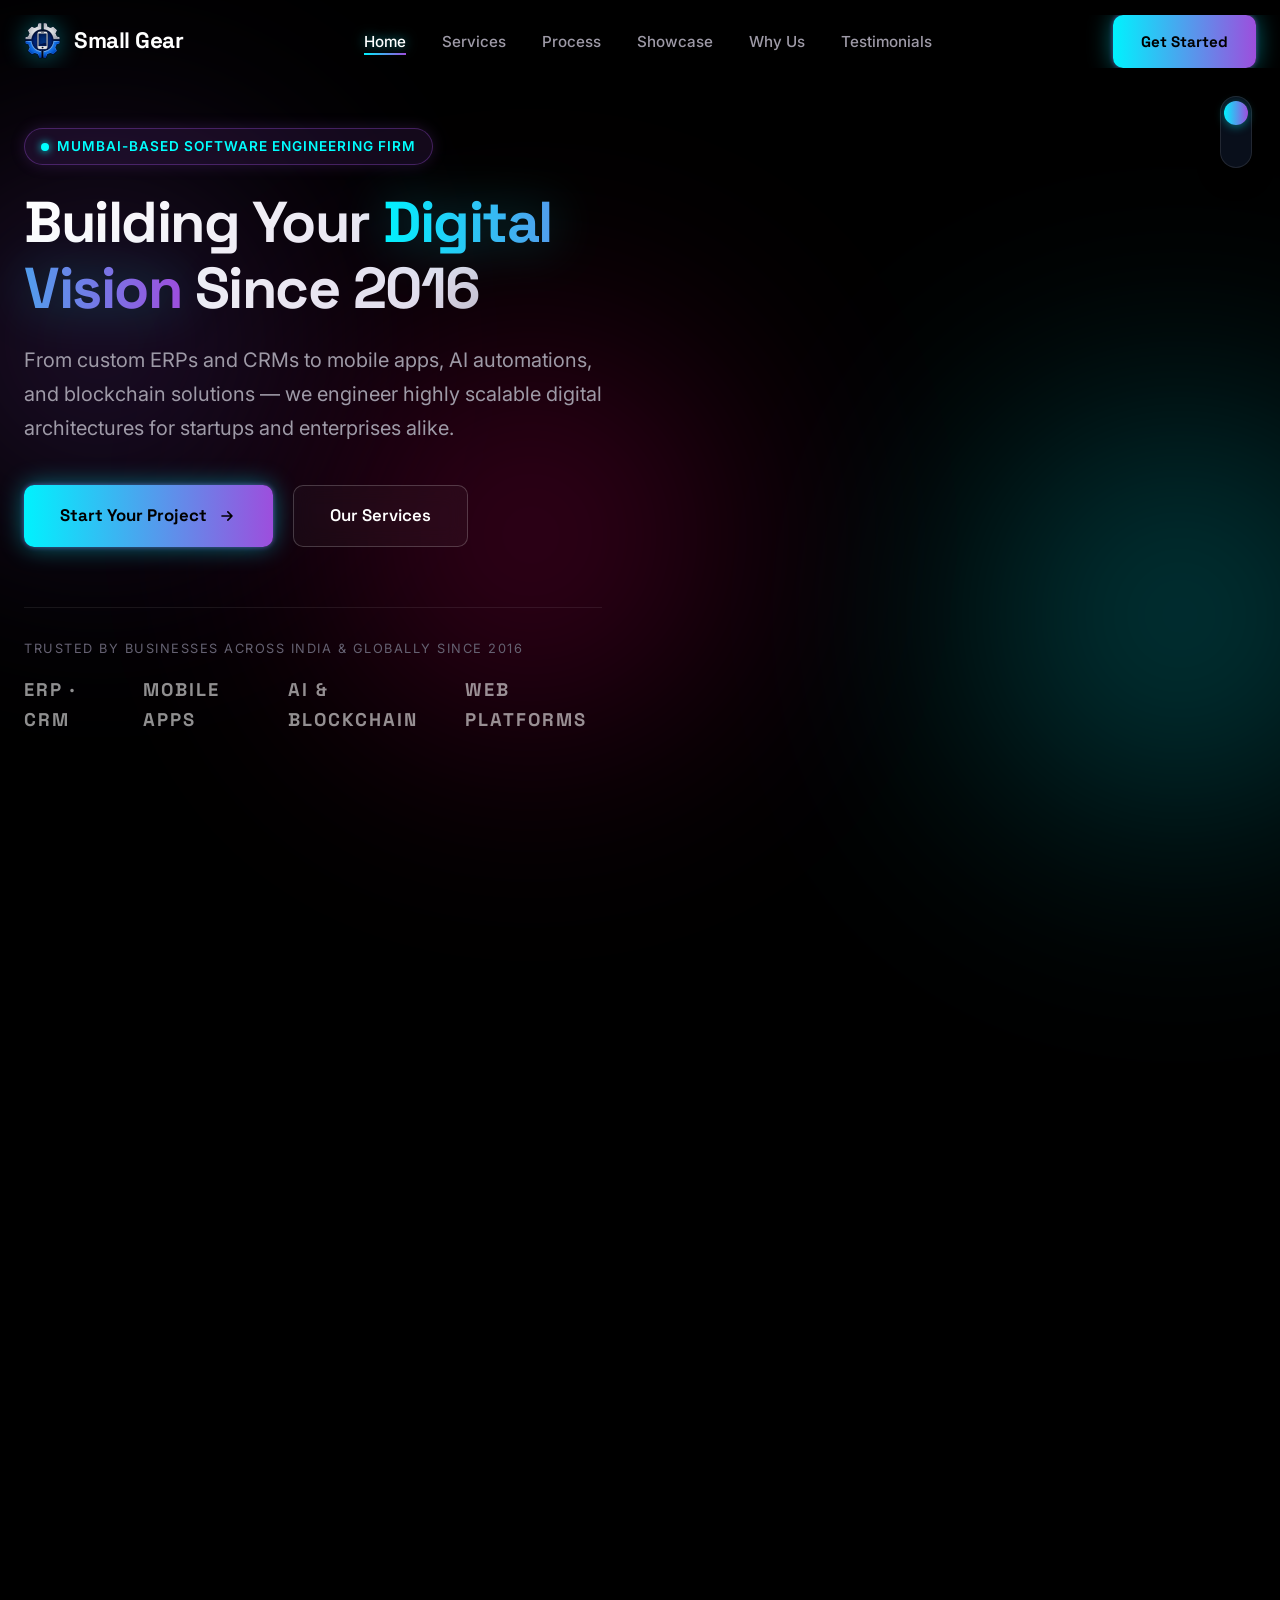
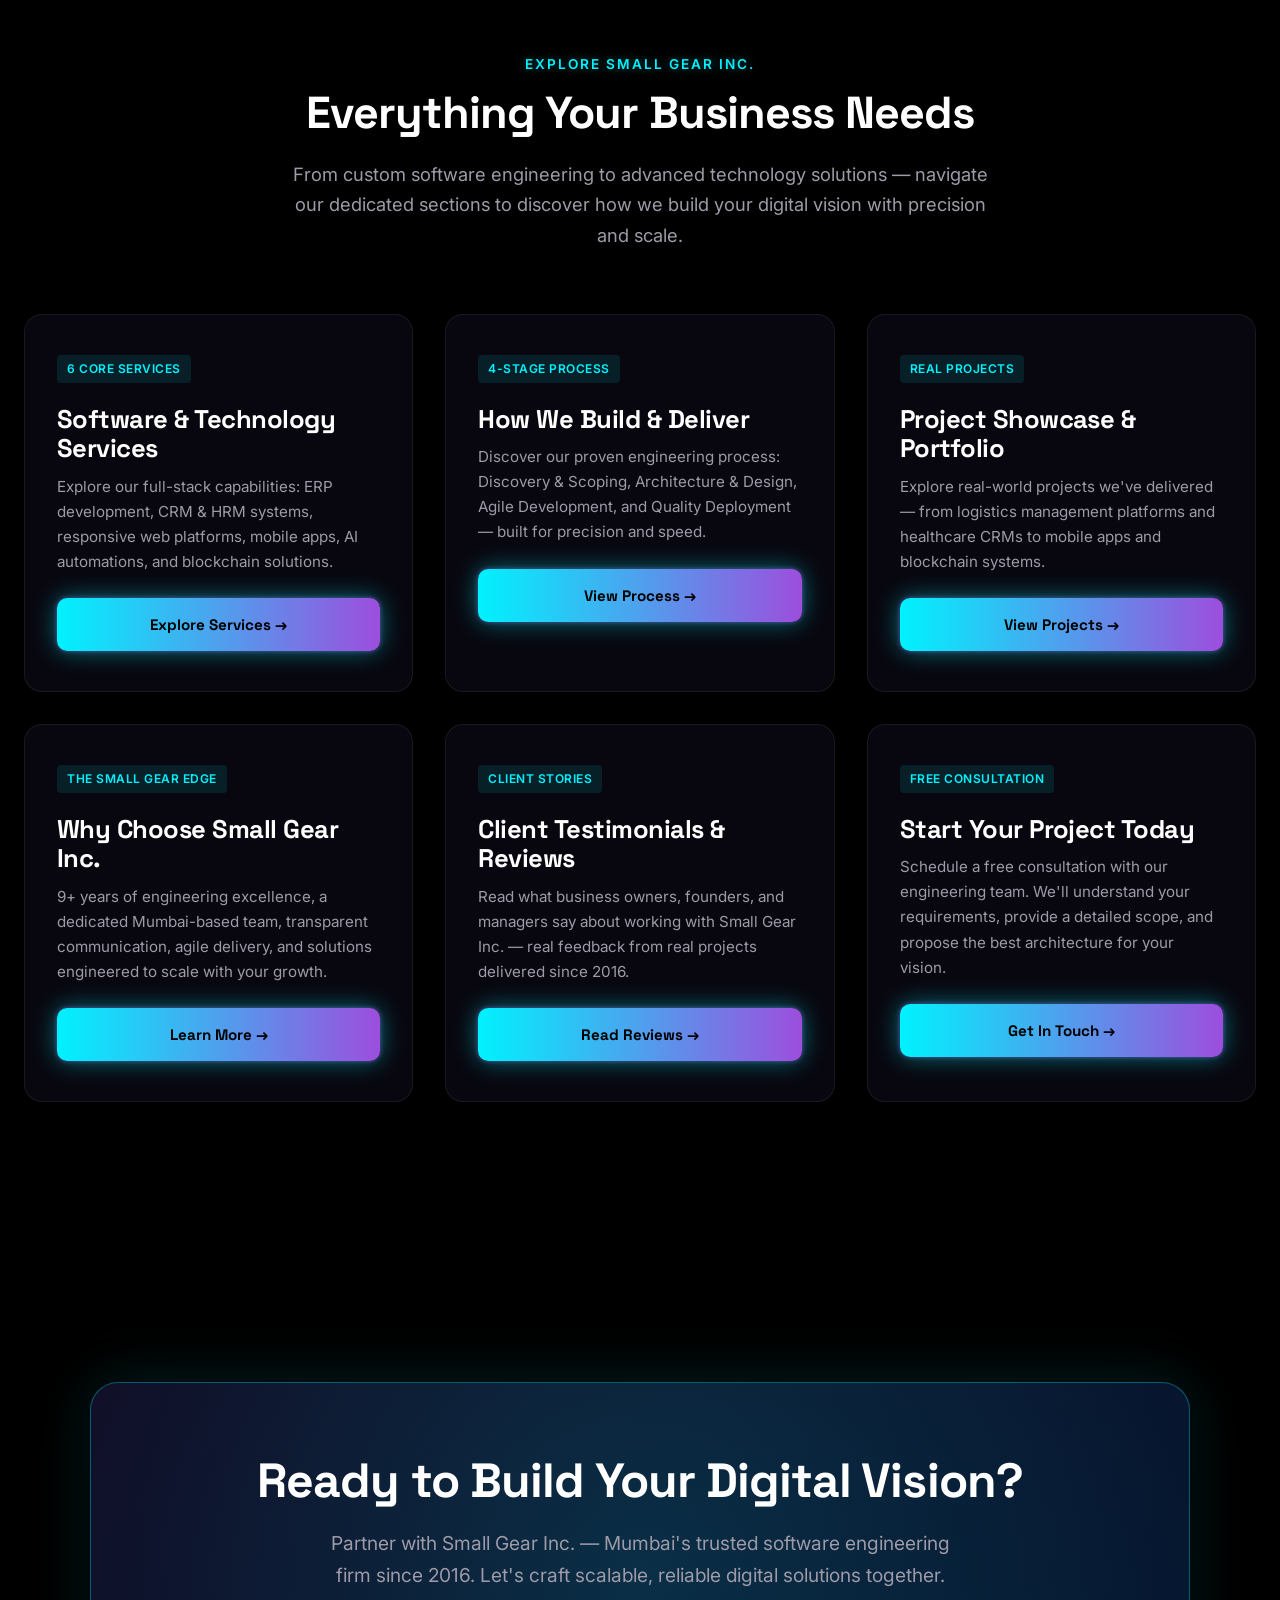
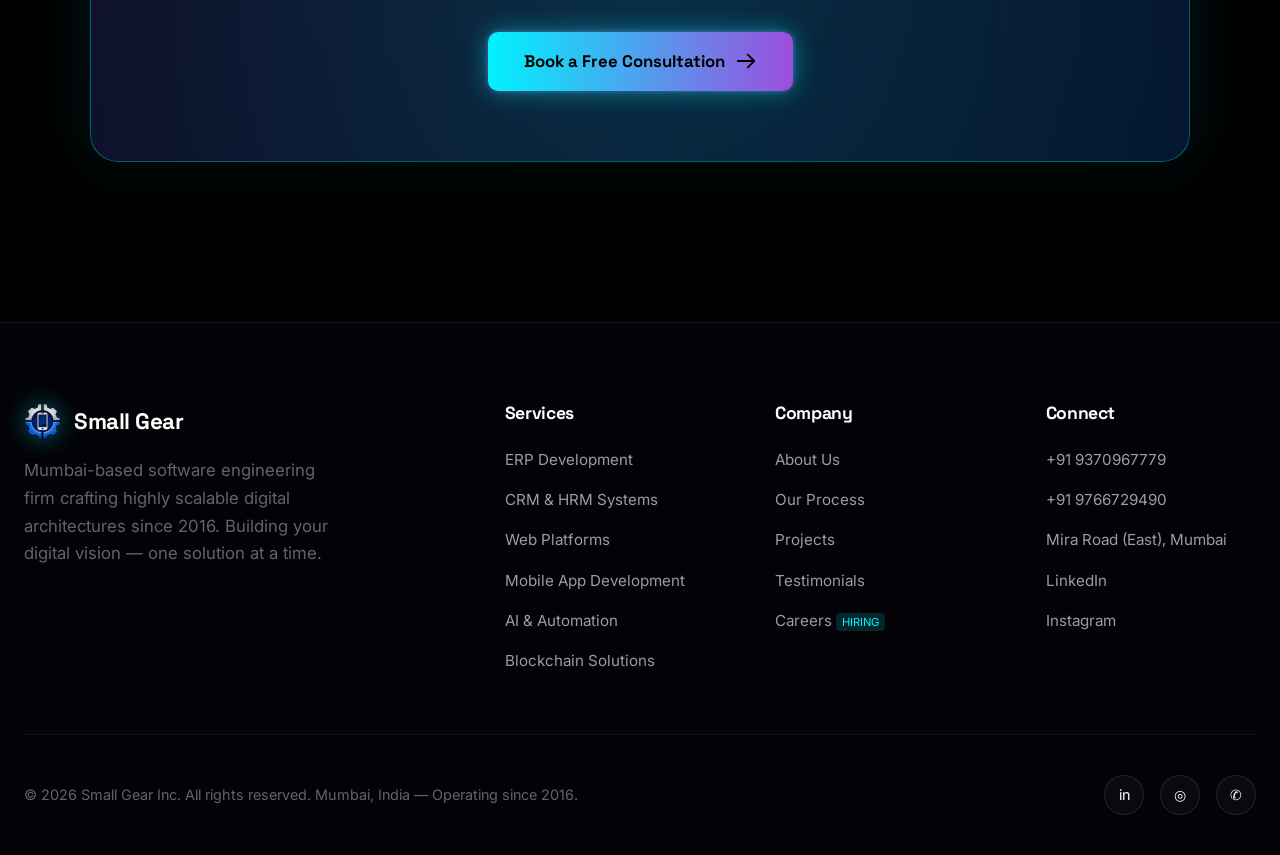
<file: index.html>
<!DOCTYPE html>
<html lang="en">
<head>
  <meta charset="UTF-8">
  <meta name="viewport" content="width=device-width, initial-scale=1.0">
  <title>Small Gear Inc. | Building Your Digital Vision Since 2016</title>
  <meta name="description" content="Small Gear Inc. is a Mumbai-based software firm crafting highly scalable digital architectures since 2016. Custom software, ERPs, CRMs, mobile apps, AI automation & blockchain solutions.">
  <link rel="stylesheet" href="css/style.css?v=35.0">
  
</head>
<body class="preload">
  <!-- Mobile-only top banner -->
  <div class="mobile-top-banner">
    <span class="mobile-banner-icon">🖥️</span>
    <span>For the best experience, open on a <strong>desktop browser</strong></span>
  </div>

  <script>
    if (localStorage.getItem('theme') === 'light') {
      document.body.classList.add('light-theme');
    }
  </script>
<!-- SVG Component Transfer Filter for Light Mode Robot -->
  <svg style="position: absolute; width: 0; height: 0; pointer-events: none;" width="0" height="0">
    <defs>
      <filter id="light-mode-robo-filter">
        <feComponentTransfer>
          <feFuncR type="table" tableValues="1.0 0.0 0.1 0.85" />
          <feFuncG type="table" tableValues="1.0 0.0 0.1 0.85" />
          <feFuncB type="table" tableValues="1.0 0.0 0.1 0.85" />
        </feComponentTransfer>
      </filter>
    </defs>
  </svg>
  <!-- STICKY THEME TOGGLE BUTTON -->
  <!-- Ambient Glow Background Orbs -->
  <div class="bg-orb orb-1"></div>
  <div class="bg-orb orb-2"></div>
  <div class="bg-orb orb-3"></div>

  <!-- NAVIGATION -->
  <nav class="navbar" id="navbar">
    <div class="nav-container">
      <a href="index.html" class="brand-logo">
        <img src="assets/logo.png" alt="Small Gear Logo" class="logo-img">
        <span>Small Gear</span>
      </a>
      <ul class="nav-links">
        <li><a href="index.html" class="active">Home</a></li>
        <li><a href="services.html">Services</a></li>
        <li><a href="process.html">Process</a></li>
        <li><a href="portfolio.html">Showcase</a></li>
        <li><a href="why-us.html">Why Us</a></li>
        <li><a href="testimonials.html">Testimonials</a></li>
      </ul>
            <div class="nav-actions" style="display: flex; align-items: center; gap: 16px;">
        <!-- STICKY THEME TOGGLE BUTTON -->
        
        <a href="contact.html" class="btn btn-glow" id="nav-cta">Get Started</a>
      </div>
      <!-- Theme Toggle inside nav for mobile -->
      <div class="vertical-theme-toggle nav-theme-toggle" id="theme-toggle-switch" title="Toggle Theme (Dark / Light)">
        <div class="toggle-slider"></div>
        <!-- Hamburger Menu Button for Mobile -->
      <button class="mobile-menu-toggle" id="mobile-menu-btn" aria-label="Toggle Menu">
        <svg width="24" height="24" fill="none" stroke="currentColor" viewBox="0 0 24 24">
          <path stroke-linecap="round" stroke-linejoin="round" stroke-width="2.5" d="M4 6h16M4 12h16M4 18h16" class="hamburger-icon"></path>
          <path stroke-linecap="round" stroke-linejoin="round" stroke-width="2.5" d="M6 18L18 6M6 6l12 12" class="close-icon" style="display: none;"></path>
        </svg>
      </button>
    </div>
  </nav>

  <!-- HERO SECTION (SPLIT SCREEN) -->
  <header class="hero section" id="home">
    <div class="container hero-grid">
      
      <!-- Left Side: Copy & CTA -->
      <div class="hero-content">
        <div class="badge">
          <span class="badge-dot"></span>
          <span>Mumbai-Based Software Engineering Firm</span>
        </div>
        
        <h1 class="hero-title" id="main-headline">
          Building Your <span>Digital Vision</span> Since 2016
        </h1>
        
        <p class="hero-subtitle">
          From custom ERPs and CRMs to mobile apps, AI automations, and blockchain solutions — we engineer highly scalable digital architectures for startups and enterprises alike.
        </p>
        
        <div class="hero-actions">
          <a href="contact.html" class="btn btn-glow btn-lg" id="hero-primary-btn">
            <span>Start Your Project</span>
            <svg width="20" height="20" fill="none" stroke="currentColor" viewBox="0 0 24 24"><path stroke-linecap="round" stroke-linejoin="round" stroke-width="2" d="M13 7l5 5m0 0l-5 5m5-5H6"></path></svg>
          </a>
          <a href="services.html" class="btn btn-outline btn-lg" id="hero-secondary-btn">
            <span>Our Services</span>
          </a>
        </div>

        <!-- Client & Trust Badge -->
        <div class="trust-section">
          <div class="trust-label">Trusted by businesses across India &amp; globally since 2016</div>
          <div class="trust-logos">
            <span class="trust-logo-item">ERP · CRM</span>
            <span class="trust-logo-item">MOBILE APPS</span>
            <span class="trust-logo-item">AI &amp; BLOCKCHAIN</span>
            <span class="trust-logo-item">WEB PLATFORMS</span>
          </div>
        </div>
      </div>

      <!-- Right Side: Live Seamless 3D Spline Nexbot Element -->
      <div class="hero-visual-reserved" id="spline-container">
        <!-- Spline 3D Model Iframe (Positioned to reveal full arm span while clipping bottom watermark) -->
        <iframe src="https://my.spline.design/nexbotrobotcharacterconcept-Cm4UL706iFY7zCsfdQK9206s/" class="robo-light-filter" frameborder="0" style="border: none; position: absolute; top: -15px; left: 0; width: 100%; height: calc(100% + 70px); z-index: 2; pointer-events: auto;"></iframe>
      </div>

    </div>
  </header>

  <!-- INTERACTIVE 3D BOXES HOVER SPLINE SECTION (Centered Barely Naked Background Integration) -->
  <section class="boxes-hover-spline-section reveal">
    <div class="container">
      <div class="boxes-hover-spline-container">
        <iframe src="https://my.spline.design/boxeshover-uhl3LNIRuNT0rAni1w6tAeUs/" class="no-invert" frameborder="0" style="border: none; position: absolute; top: 0; left: 0; width: 100%; height: 100%; z-index: 2; pointer-events: auto;"></iframe>
      </div>
    </div>
    <!-- SVG Triangle Shape Divider (Visible only in Light Mode) -->
    <div class="boxes-triangle-divider">
      <svg viewBox="0 0 1440 120" preserveAspectRatio="none" xmlns="http://www.w3.org/2000/svg">
        <path d="M0,0 L1440,120 L0,120 Z"></path>
      </svg>
    </div>
  </section>

  <!-- EXPLORE SMALL GEAR HUB / SECTION TEASERS -->
  <section class="section" id="hub" style="padding-top: 60px;">
    <div class="container">
      <div class="section-header reveal">
        <span class="section-tag">Explore Small Gear Inc.</span>
        <h2 class="section-title">Everything Your Business Needs</h2>
        <p class="section-description">From custom software engineering to advanced technology solutions — navigate our dedicated sections to discover how we build your digital vision with precision and scale.</p>
      </div>

      <div class="portfolio-grid">
        
        <!-- Hub Card 1: Services -->
        <div class="project-card reveal">
          <div class="project-info" style="padding: 40px 32px;">
            <div class="project-tags">
              <span class="project-tag">6 Core Services</span>
            </div>
            <h3 class="project-title" style="font-size: 1.6rem; margin-top: 10px;">Software &amp; Technology Services</h3>
            <p class="project-desc" style="margin-bottom: 24px;">Explore our full-stack capabilities: ERP development, CRM &amp; HRM systems, responsive web platforms, mobile apps, AI automations, and blockchain solutions.</p>
            <a href="services.html" class="btn btn-glow" style="display: inline-flex;">Explore Services &rarr;</a>
          </div>
        </div>

        <!-- Hub Card 2: Methodology -->
        <div class="project-card reveal">
          <div class="project-info" style="padding: 40px 32px;">
            <div class="project-tags">
              <span class="project-tag">4-Stage Process</span>
            </div>
            <h3 class="project-title" style="font-size: 1.6rem; margin-top: 10px;">How We Build &amp; Deliver</h3>
            <p class="project-desc" style="margin-bottom: 24px;">Discover our proven engineering process: Discovery &amp; Scoping, Architecture &amp; Design, Agile Development, and Quality Deployment — built for precision and speed.</p>
            <a href="process.html" class="btn btn-glow" style="display: inline-flex;">View Process &rarr;</a>
          </div>
        </div>

        <!-- Hub Card 3: Showcase -->
        <div class="project-card reveal">
          <div class="project-info" style="padding: 40px 32px;">
            <div class="project-tags">
              <span class="project-tag">Real Projects</span>
            </div>
            <h3 class="project-title" style="font-size: 1.6rem; margin-top: 10px;">Project Showcase &amp; Portfolio</h3>
            <p class="project-desc" style="margin-bottom: 24px;">Explore real-world projects we've delivered — from logistics management platforms and healthcare CRMs to mobile apps and blockchain systems.</p>
            <a href="portfolio.html" class="btn btn-glow" style="display: inline-flex;">View Projects &rarr;</a>
          </div>
        </div>

        <!-- Hub Card 4: Why Us -->
        <div class="project-card reveal">
          <div class="project-info" style="padding: 40px 32px;">
            <div class="project-tags">
              <span class="project-tag">The Small Gear Edge</span>
            </div>
            <h3 class="project-title" style="font-size: 1.6rem; margin-top: 10px;">Why Choose Small Gear Inc.</h3>
            <p class="project-desc" style="margin-bottom: 24px;">9+ years of engineering excellence, a dedicated Mumbai-based team, transparent communication, agile delivery, and solutions engineered to scale with your growth.</p>
            <a href="why-us.html" class="btn btn-glow" style="display: inline-flex;">Learn More &rarr;</a>
          </div>
        </div>

        <!-- Hub Card 5: Testimonials -->
        <div class="project-card reveal">
          <div class="project-info" style="padding: 40px 32px;">
            <div class="project-tags">
              <span class="project-tag">Client Stories</span>
            </div>
            <h3 class="project-title" style="font-size: 1.6rem; margin-top: 10px;">Client Testimonials &amp; Reviews</h3>
            <p class="project-desc" style="margin-bottom: 24px;">Read what business owners, founders, and managers say about working with Small Gear Inc. — real feedback from real projects delivered since 2016.</p>
            <a href="testimonials.html" class="btn btn-glow" style="display: inline-flex;">Read Reviews &rarr;</a>
          </div>
        </div>

        <!-- Hub Card 6: Contact -->
        <div class="project-card reveal">
          <div class="project-info" style="padding: 40px 32px;">
            <div class="project-tags">
              <span class="project-tag">Free Consultation</span>
            </div>
            <h3 class="project-title" style="font-size: 1.6rem; margin-top: 10px;">Start Your Project Today</h3>
            <p class="project-desc" style="margin-bottom: 24px;">Schedule a free consultation with our engineering team. We'll understand your requirements, provide a detailed scope, and propose the best architecture for your vision.</p>
            <a href="contact.html" class="btn btn-glow" style="display: inline-flex;">Get In Touch &rarr;</a>
          </div>
        </div>

      </div>
    </div>
  </section>

  <!-- FINAL CALL TO ACTION STRIP -->
  <section class="cta-section" id="contact">
    <div class="container">
      <div class="cta-container reveal">
        <h2 class="cta-title">Ready to Build Your Digital Vision?</h2>
        <p class="cta-desc">Partner with Small Gear Inc. — Mumbai's trusted software engineering firm since 2016. Let's craft scalable, reliable digital solutions together.</p>
        <div class="cta-btn-wrapper">
          <a href="contact.html" class="btn btn-glow btn-lg" id="final-cta-btn">
            <span>Book a Free Consultation</span>
            <svg width="22" height="22" fill="none" stroke="currentColor" viewBox="0 0 24 24"><path stroke-linecap="round" stroke-linejoin="round" stroke-width="2" d="M14 5l7 7m0 0l-7 7m7-7H3"></path></svg>
          </a>
        </div>
      </div>
    </div>
  </section>

  <!-- FOOTER -->
  <footer class="footer">
    <div class="footer-grid">
      <div class="footer-brand">
        <a href="index.html" class="brand-logo">
          <img src="assets/logo.png" alt="Small Gear Logo" class="logo-img">
          <span>Small Gear</span>
        </a>
        <p>Mumbai-based software engineering firm crafting highly scalable digital architectures since 2016. Building your digital vision — one solution at a time.</p>
      </div>

      <div class="footer-col">
        <h5>Services</h5>
        <ul>
          <li><a href="services.html#service-erp">ERP Development</a></li>
          <li><a href="services.html#service-crm">CRM &amp; HRM Systems</a></li>
          <li><a href="services.html#service-web">Web Platforms</a></li>
          <li><a href="services.html#service-mobile">Mobile App Development</a></li>
          <li><a href="services.html#service-ai">AI &amp; Automation</a></li>
          <li><a href="services.html#service-blockchain">Blockchain Solutions</a></li>
        </ul>
      </div>

      <div class="footer-col">
        <h5>Company</h5>
        <ul>
          <li><a href="index.html">About Us</a></li>
          <li><a href="process.html">Our Process</a></li>
          <li><a href="portfolio.html">Projects</a></li>
          <li><a href="testimonials.html">Testimonials</a></li>
          <li><a href="contact.html">Careers <span style="color: var(--neon-blue); font-size: 0.7rem; background: rgba(0,242,254,0.15); padding: 2px 6px; border-radius: 4px;">HIRING</span></a></li>
        </ul>
      </div>

      <div class="footer-col">
        <h5>Connect</h5>
        <ul>
          <li><a href="tel:+919370967779">+91 9370967779</a></li>
          <li><a href="tel:+919766729490">+91 9766729490</a></li>
          <li><a href="#">Mira Road (East), Mumbai</a></li>
          <li><a href="#">LinkedIn</a></li>
          <li><a href="#">Instagram</a></li>
        </ul>
      </div>
    </div>

    <div class="footer-bottom">
      <div>&copy; 2026 Small Gear Inc. All rights reserved. Mumbai, India &mdash; Operating since 2016.</div>
      <div class="social-icons">
        <a href="#" aria-label="LinkedIn" class="social-icon">in</a>
        <a href="#" aria-label="Instagram" class="social-icon">◎</a>
        <a href="#" aria-label="WhatsApp" class="social-icon">✆</a>
      </div>
    </div>
  </footer>

  <script src="js/main.js"></script>
</body>
</html>
</file>
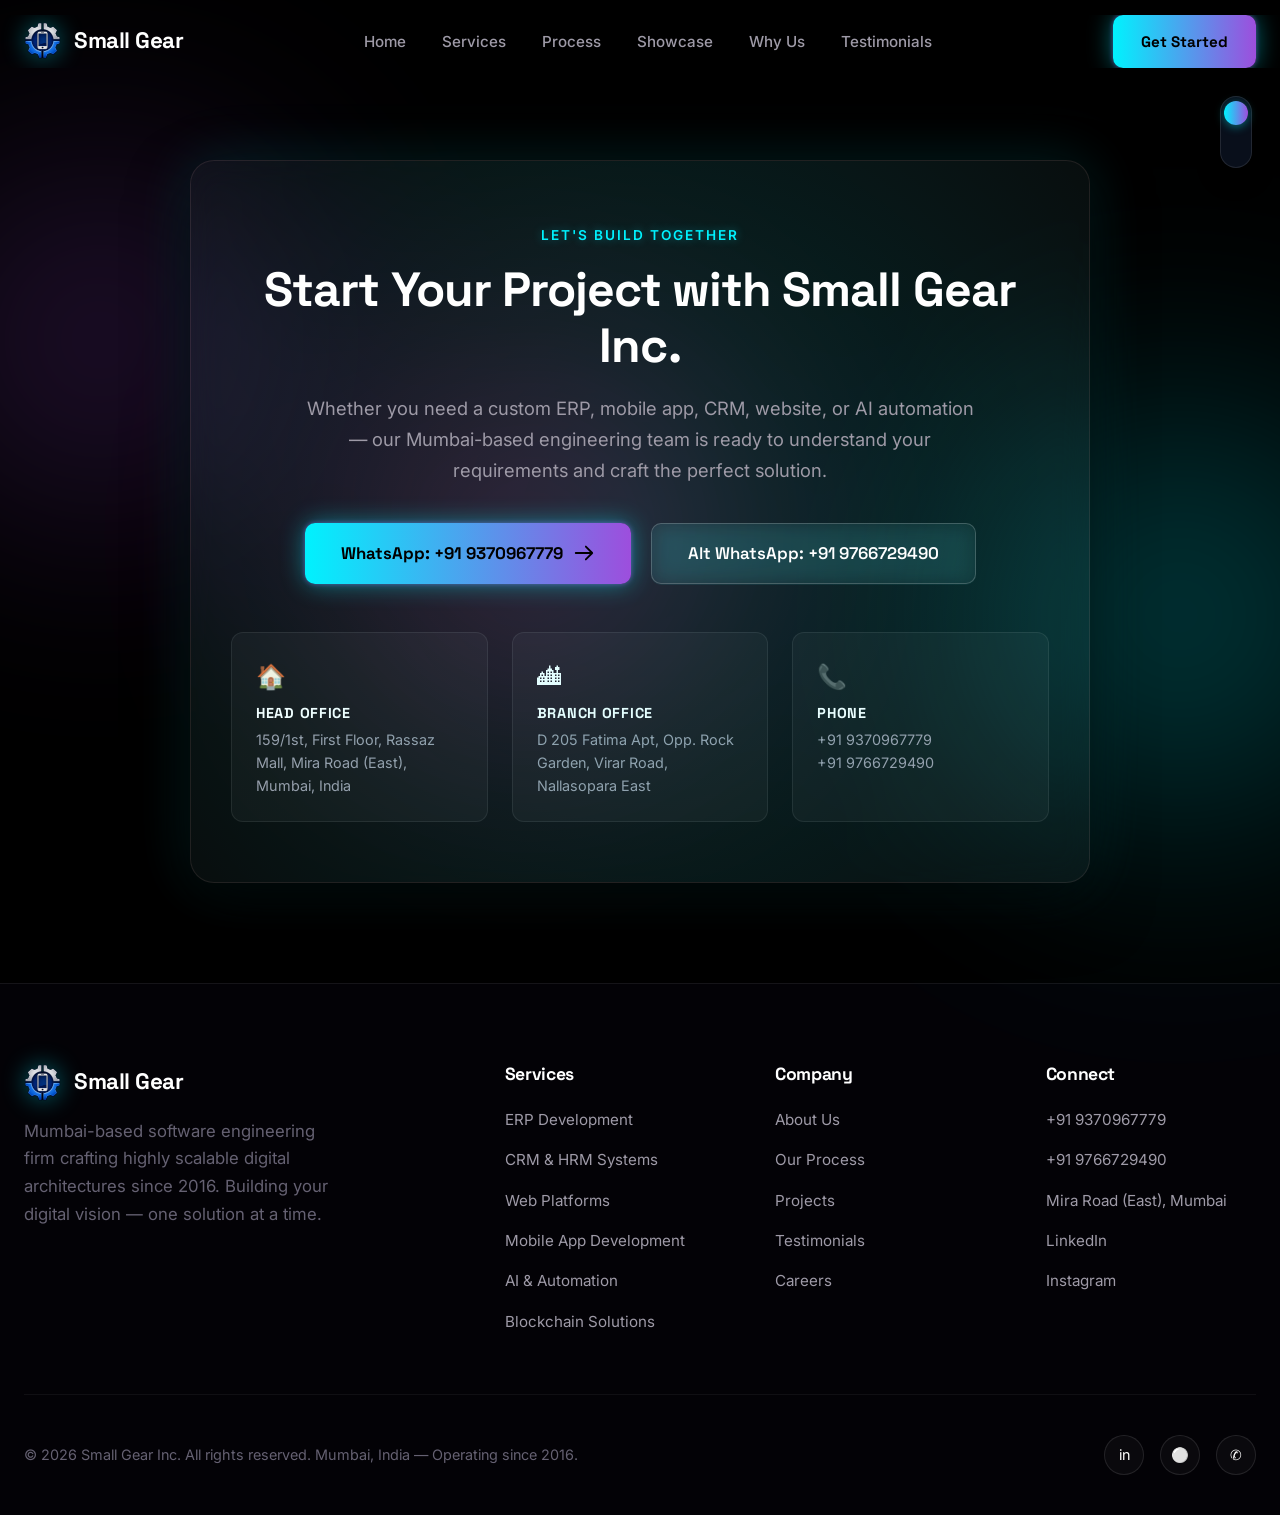
<file: contact.html>
<!DOCTYPE html>
<html lang="en">
<head>
  <meta charset="UTF-8">
  <meta name="viewport" content="width=device-width, initial-scale=1.0">
  <title>Contact Us | Small Gear Inc. — Mumbai Software Engineering</title>
  <meta name="description" content="Get in touch with Small Gear Inc. — Mumbai-based software engineering firm. Call +91 9370967779 or +91 9766729490. Located at Mira Road (East), Mumbai.">
  <link rel="stylesheet" href="css/style.css?v=35.0">
  
</head>
<body class="preload">
  <!-- Mobile-only top banner -->
  <div class="mobile-top-banner">
    <span class="mobile-banner-icon">🖥️</span>
    <span>For the best experience, open on a <strong>desktop browser</strong></span>
  </div>

  <script>
    if (localStorage.getItem('theme') === 'light') {
      document.body.classList.add('light-theme');
    }
  </script>
<!-- STICKY THEME TOGGLE BUTTON -->
  <div class="bg-orb orb-1"></div>
  <div class="bg-orb orb-2"></div>
  <div class="bg-orb orb-3"></div>
  <nav class="navbar" id="navbar">
    <div class="nav-container">
      <a href="index.html" class="brand-logo">
        <img src="assets/logo.png" alt="Small Gear Logo" class="logo-img">
        <span>Small Gear</span>
      </a>
      <ul class="nav-links">
        <li><a href="index.html">Home</a></li>
        <li><a href="services.html">Services</a></li>
        <li><a href="process.html">Process</a></li>
        <li><a href="portfolio.html">Showcase</a></li>
        <li><a href="why-us.html">Why Us</a></li>
        <li><a href="testimonials.html">Testimonials</a></li>
      </ul>
      <a href="contact.html" class="btn btn-glow" id="nav-cta">Get Started</a>
      <!-- Theme Toggle inside nav for mobile -->
      <div class="vertical-theme-toggle nav-theme-toggle" id="theme-toggle-switch" title="Toggle Theme (Dark / Light)">
        <div class="toggle-slider"></div>
        <!-- Hamburger Menu Button for Mobile -->
      <button class="mobile-menu-toggle" id="mobile-menu-btn" aria-label="Toggle Menu">
        <svg width="24" height="24" fill="none" stroke="currentColor" viewBox="0 0 24 24">
          <path stroke-linecap="round" stroke-linejoin="round" stroke-width="2.5" d="M4 6h16M4 12h16M4 18h16" class="hamburger-icon"></path>
          <path stroke-linecap="round" stroke-linejoin="round" stroke-width="2.5" d="M6 18L18 6M6 6l12 12" class="close-icon" style="display: none;"></path>
        </svg>
      </button>
    </div>
  </nav>
  <section class="section" id="contact" style="padding-top: 160px; padding-bottom: 100px;">
    <div class="container">
      <div class="cta-container reveal" style="max-width: 900px; margin: 0 auto; text-align: center; padding: 60px 40px; background: rgba(255,255,255,0.03); border: 1px solid rgba(255,255,255,0.1); border-radius: 24px; backdrop-filter: blur(16px);">
        <span class="section-tag" style="margin-bottom: 16px;">Let's Build Together</span>
        <h1 class="cta-title" style="font-size: 3rem; margin-bottom: 20px;">Start Your Project with Small Gear Inc.</h1>
        <p class="cta-desc" style="font-size: 1.15rem; color: var(--text-muted); max-width: 680px; margin: 0 auto 36px auto; line-height: 1.7;">Whether you need a custom ERP, mobile app, CRM, website, or AI automation — our Mumbai-based engineering team is ready to understand your requirements and craft the perfect solution.</p>
        <div class="cta-btn-wrapper" style="display: flex; gap: 20px; justify-content: center; flex-wrap: wrap;">
          <a href="https://wa.me/919370967779" target="_blank" rel="noopener noreferrer" class="btn btn-glow btn-lg" id="final-cta-btn">
            <span>WhatsApp: +91 9370967779</span>
            <svg width="22" height="22" fill="none" stroke="currentColor" viewBox="0 0 24 24"><path stroke-linecap="round" stroke-linejoin="round" stroke-width="2" d="M14 5l7 7m0 0l-7 7m7-7H3"></path></svg>
          </a>
          <a href="https://wa.me/919766729490" target="_blank" rel="noopener noreferrer" class="btn btn-outline btn-lg">
            <span>Alt WhatsApp: +91 9766729490</span>
          </a>
        </div>
        <div style="margin-top: 48px; display: grid; grid-template-columns: repeat(auto-fit, minmax(200px, 1fr)); gap: 24px; text-align: left;">
          <div style="padding: 24px; background: rgba(255,255,255,0.04); border-radius: 12px; border: 1px solid rgba(255,255,255,0.08);">
            <div style="font-size: 1.5rem; margin-bottom: 8px;">&#127968;</div>
            <h4 style="color: var(--text-primary); margin-bottom: 6px; font-size: 0.9rem; text-transform: uppercase; letter-spacing: 0.05em;">Head Office</h4>
            <p style="color: var(--text-muted); font-size: 0.9rem; line-height: 1.6;">159/1st, First Floor, Rassaz Mall, Mira Road (East), Mumbai, India</p>
          </div>
          <div style="padding: 24px; background: rgba(255,255,255,0.04); border-radius: 12px; border: 1px solid rgba(255,255,255,0.08);">
            <div style="font-size: 1.5rem; margin-bottom: 8px;">&#127961;</div>
            <h4 style="color: var(--text-primary); margin-bottom: 6px; font-size: 0.9rem; text-transform: uppercase; letter-spacing: 0.05em;">Branch Office</h4>
            <p style="color: var(--text-muted); font-size: 0.9rem; line-height: 1.6;">D 205 Fatima Apt, Opp. Rock Garden, Virar Road, Nallasopara East</p>
          </div>
          <div style="padding: 24px; background: rgba(255,255,255,0.04); border-radius: 12px; border: 1px solid rgba(255,255,255,0.08);">
            <div style="font-size: 1.5rem; margin-bottom: 8px;">&#128222;</div>
            <h4 style="color: var(--text-primary); margin-bottom: 6px; font-size: 0.9rem; text-transform: uppercase; letter-spacing: 0.05em;">Phone</h4>
            <p style="color: var(--text-muted); font-size: 0.9rem; line-height: 1.6;">+91 9370967779<br>+91 9766729490</p>
          </div>
        </div>
      </div>
    </div>
  </section>
  <footer class="footer">
    <div class="footer-grid">
      <div class="footer-brand">
        <a href="index.html" class="brand-logo">
          <img src="assets/logo.png" alt="Small Gear Logo" class="logo-img">
          <span>Small Gear</span>
        </a>
        <p>Mumbai-based software engineering firm crafting highly scalable digital architectures since 2016. Building your digital vision — one solution at a time.</p>
      </div>
      <div class="footer-col">
        <h5>Services</h5>
        <ul>
          <li><a href="services.html#service-erp">ERP Development</a></li>
          <li><a href="services.html#service-crm">CRM &amp; HRM Systems</a></li>
          <li><a href="services.html#service-web">Web Platforms</a></li>
          <li><a href="services.html#service-mobile">Mobile App Development</a></li>
          <li><a href="services.html#service-ai">AI &amp; Automation</a></li>
          <li><a href="services.html#service-blockchain">Blockchain Solutions</a></li>
        </ul>
      </div>
      <div class="footer-col">
        <h5>Company</h5>
        <ul>
          <li><a href="index.html">About Us</a></li>
          <li><a href="process.html">Our Process</a></li>
          <li><a href="portfolio.html">Projects</a></li>
          <li><a href="testimonials.html">Testimonials</a></li>
          <li><a href="contact.html">Careers</a></li>
        </ul>
      </div>
      <div class="footer-col">
        <h5>Connect</h5>
        <ul>
          <li><a href="tel:+919370967779">+91 9370967779</a></li>
          <li><a href="tel:+919766729490">+91 9766729490</a></li>
          <li><a href="#">Mira Road (East), Mumbai</a></li>
          <li><a href="#">LinkedIn</a></li>
          <li><a href="#">Instagram</a></li>
        </ul>
      </div>
    </div>
    <div class="footer-bottom">
      <div>&copy; 2026 Small Gear Inc. All rights reserved. Mumbai, India &mdash; Operating since 2016.</div>
      <div class="social-icons">
        <a href="#" aria-label="LinkedIn" class="social-icon">in</a>
        <a href="#" aria-label="Instagram" class="social-icon">&#9898;</a>
        <a href="#" aria-label="WhatsApp" class="social-icon">&#9990;</a>
      </div>
    </div>
  </footer>
  <script src="js/main.js"></script>
</body>
</html>
</file>
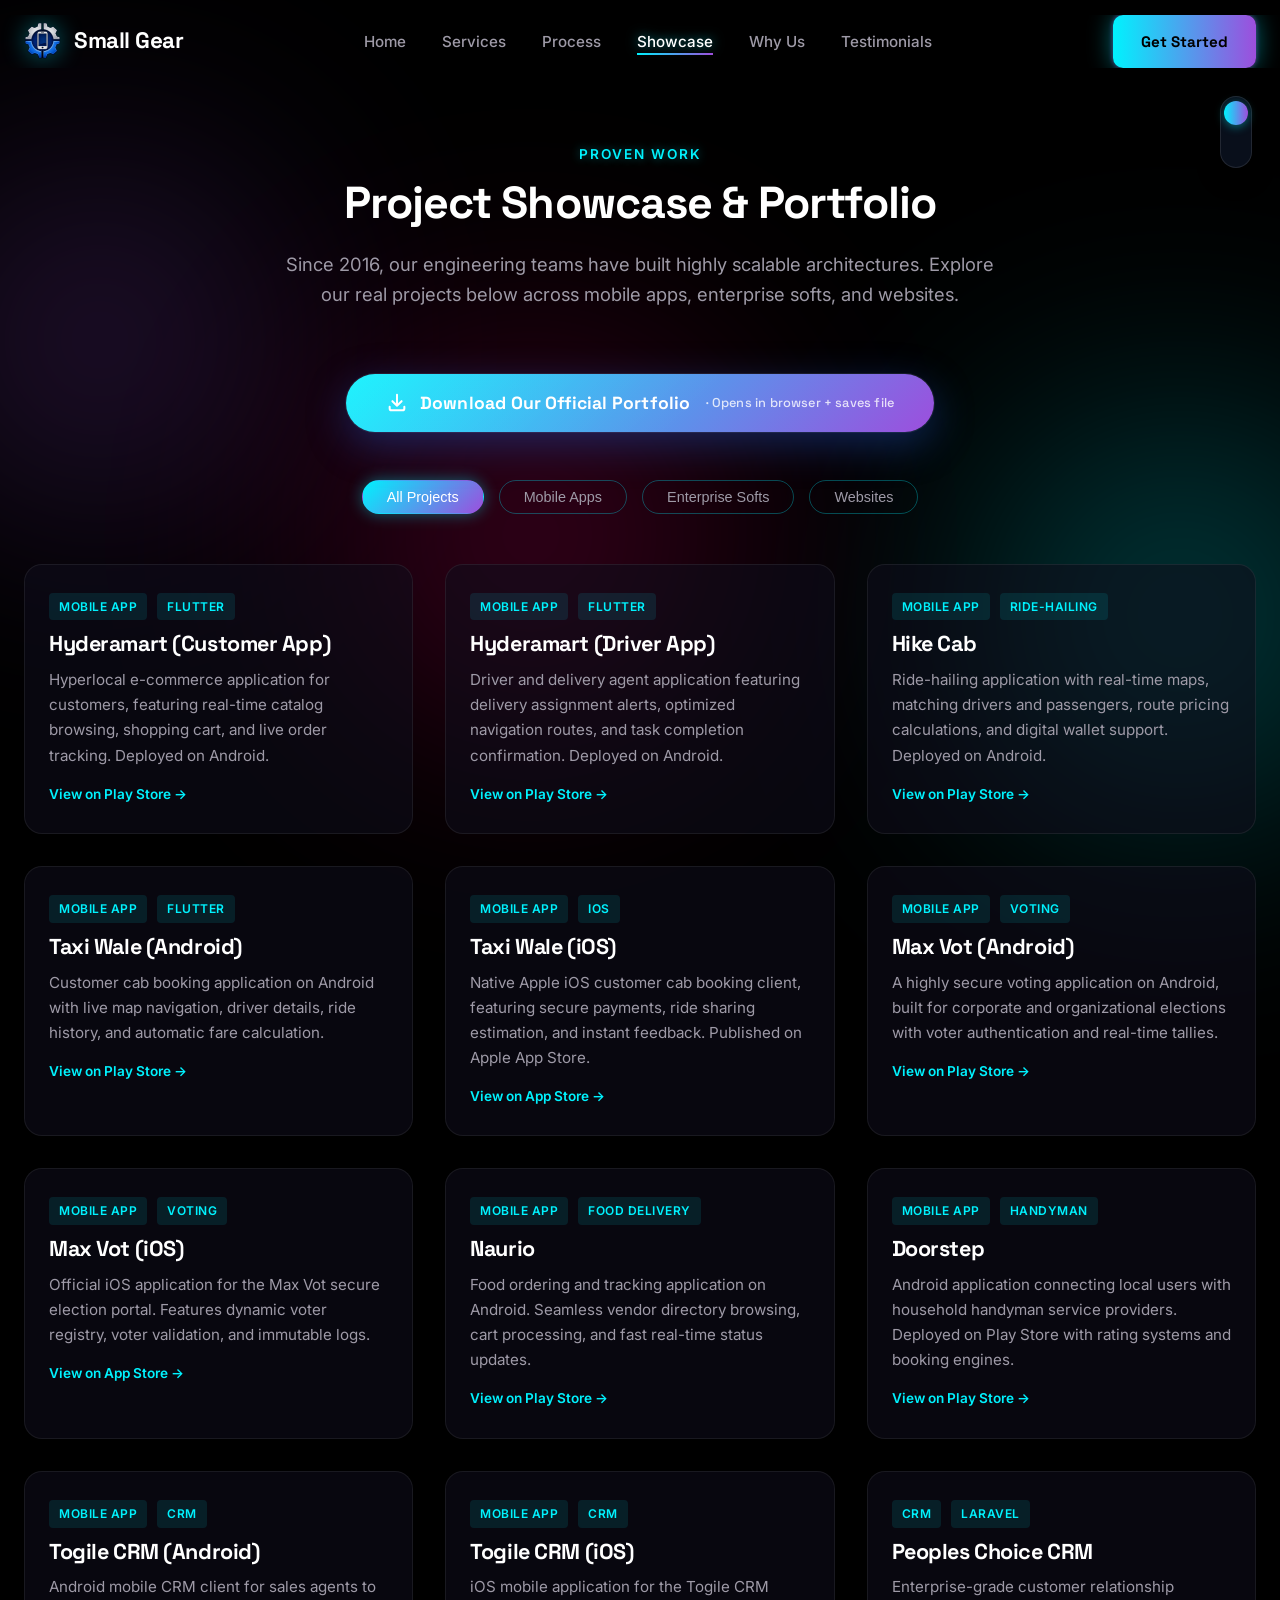
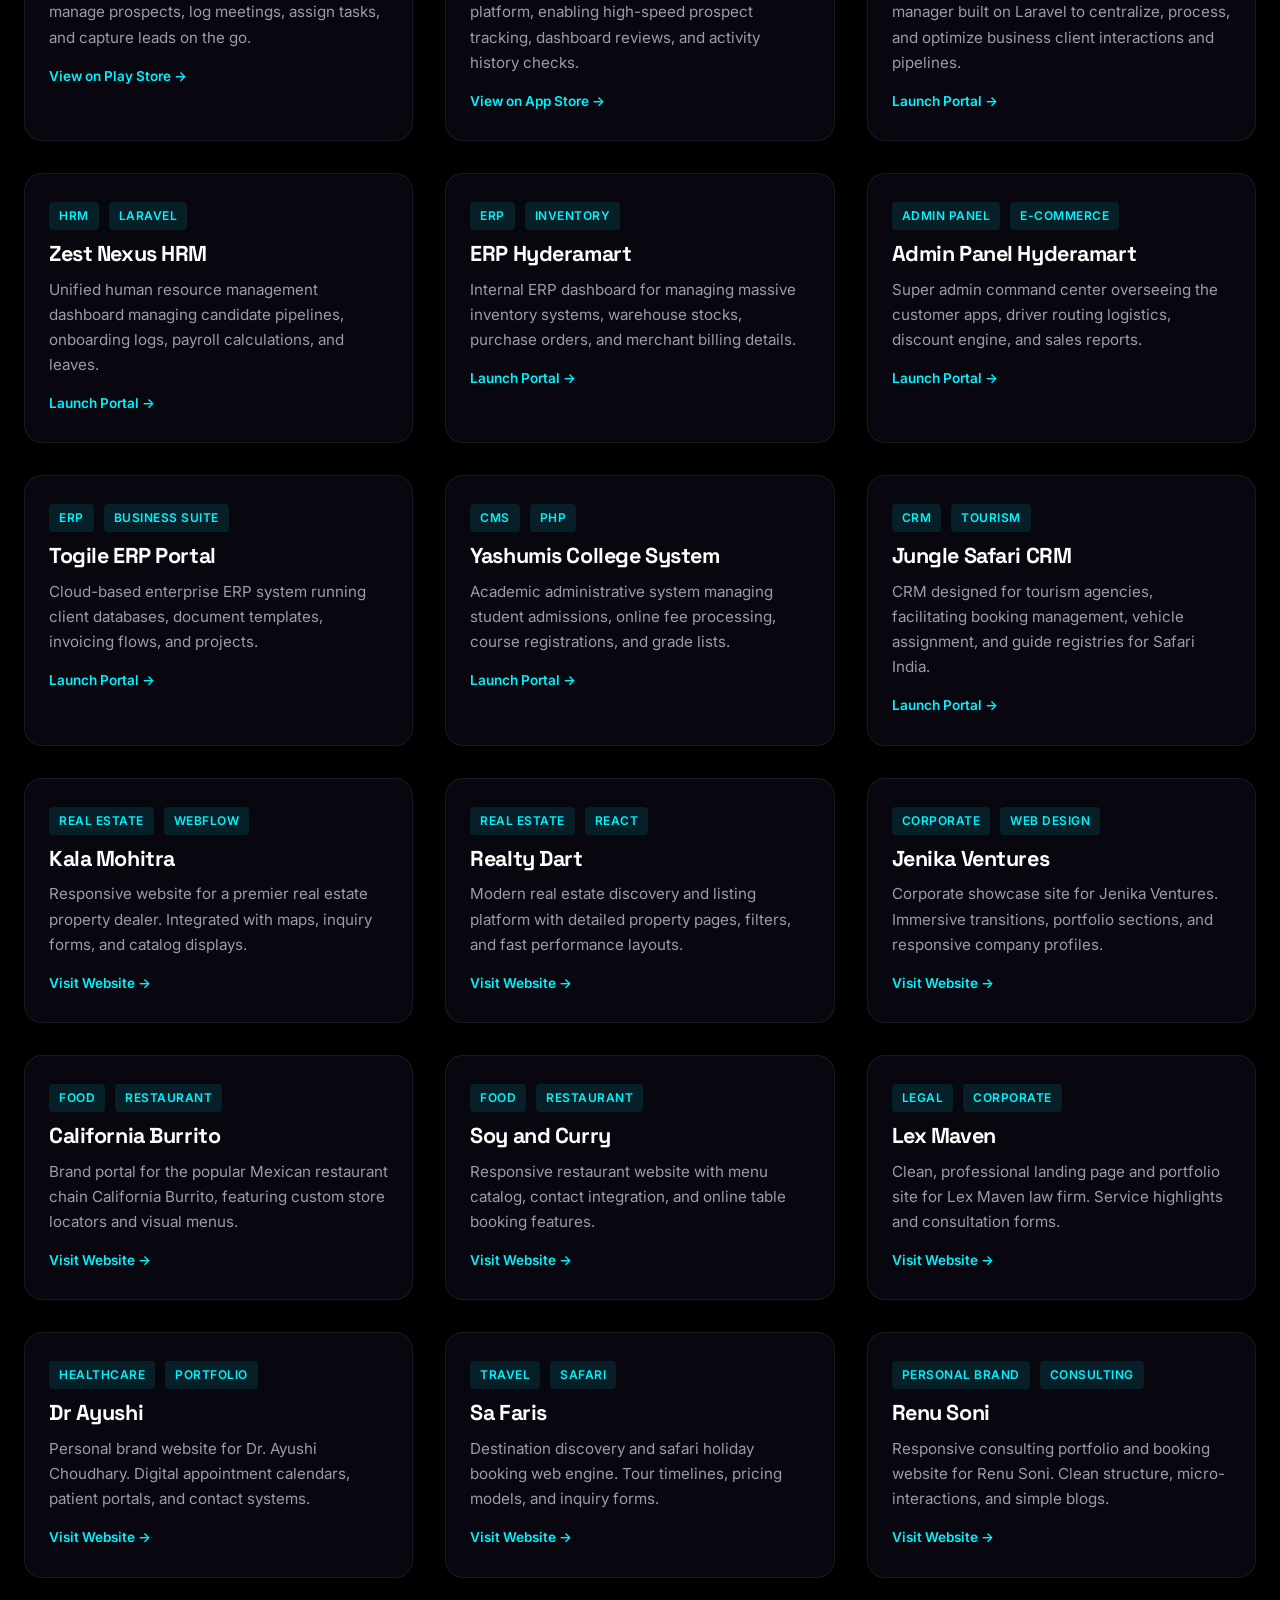
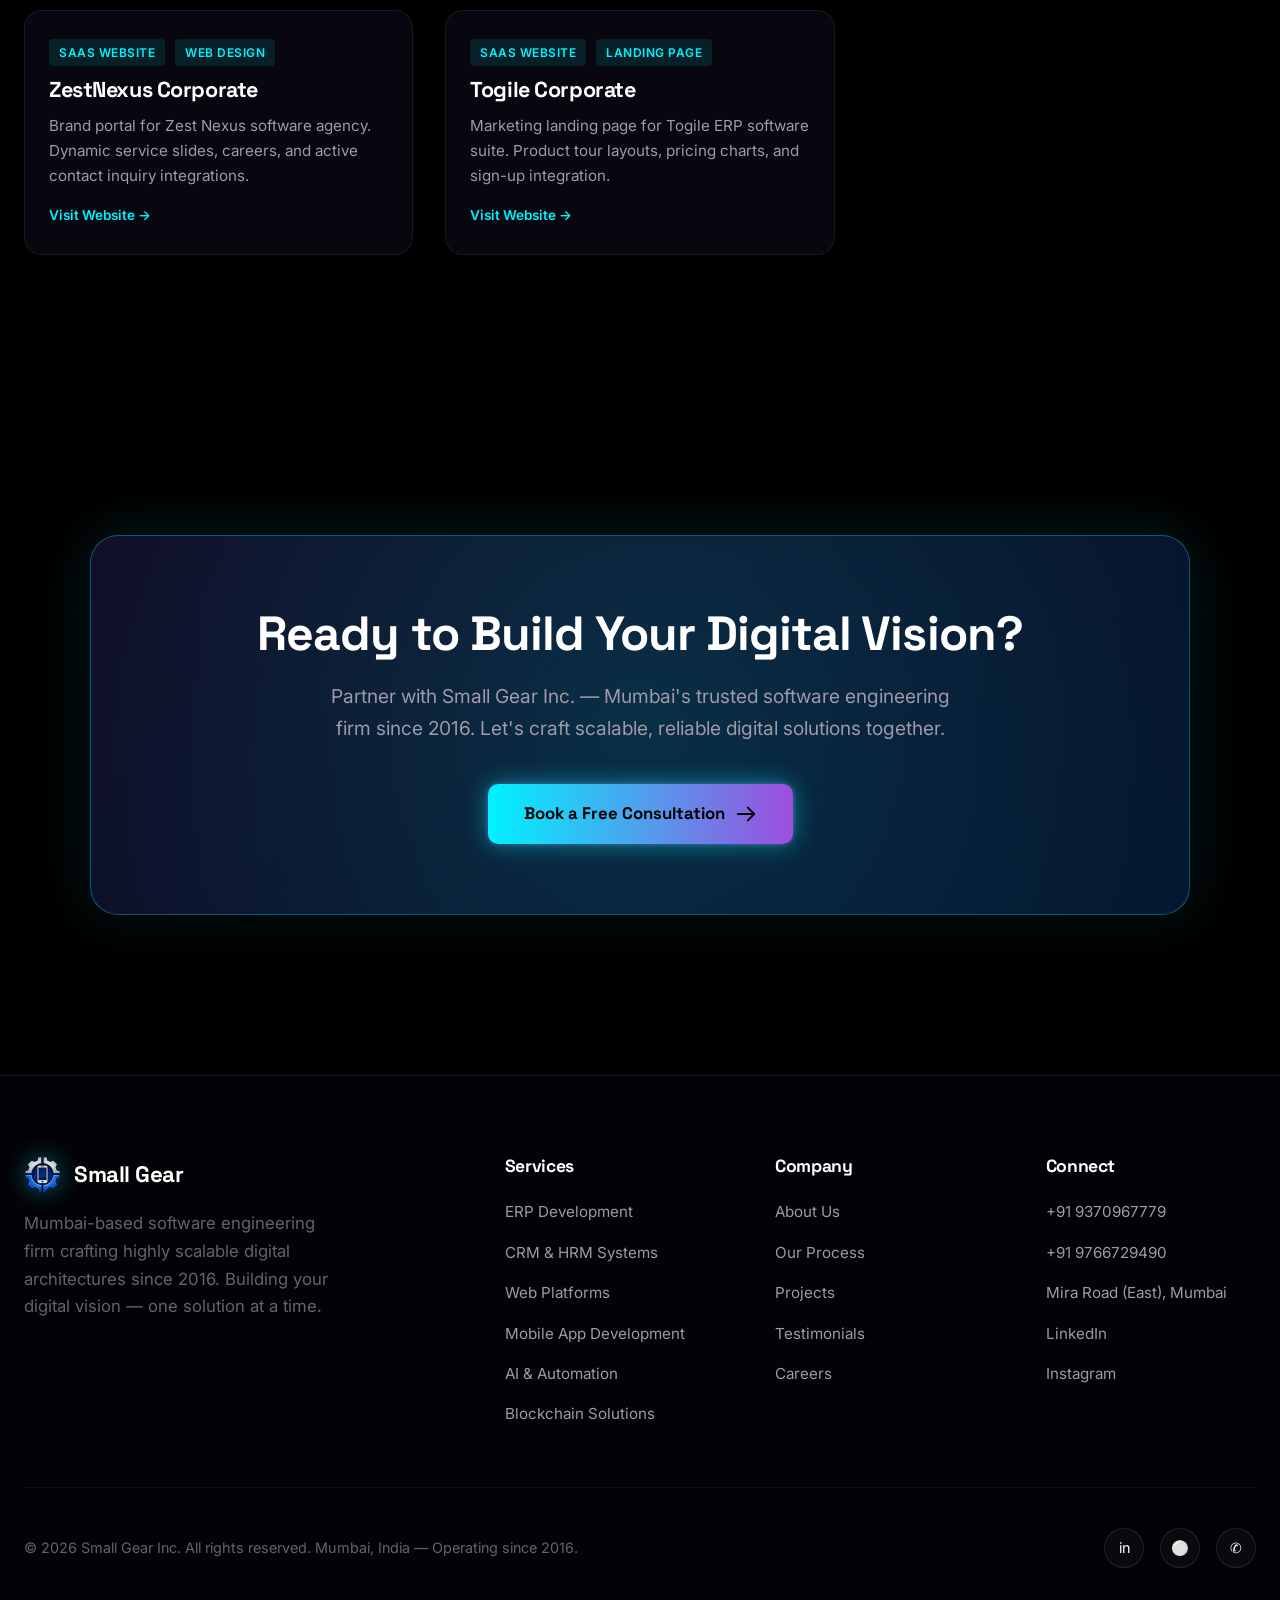
<file: portfolio.html>
<!DOCTYPE html>
<html lang="en">
<head>
  <meta charset="UTF-8">
  <meta name="viewport" content="width=device-width, initial-scale=1.0">
  <title>Showcase &amp; Case Studies | Small Gear Inc.</title>
  <meta name="description" content="Explore Small Gear Inc.'s portfolio: 29 custom software systems, ERPs, CRMs, mobile applications, and web platforms built for real-world operations since 2016.">
  <link rel="stylesheet" href="css/style.css?v=35.0">
  <style>
    .filter-btn {
      padding: 8px 24px;
      font-size: 0.9rem;
      border-radius: 50px;
      border: 1px solid rgba(0, 242, 254, 0.3);
      background: transparent;
      color: var(--text-muted);
      cursor: pointer;
      transition: all 0.3s ease;
    }
    .filter-btn:hover, .filter-btn.active {
      background: linear-gradient(135deg, var(--neon-blue) 0%, var(--electric-purple) 100%);
      color: #FFFFFF;
      box-shadow: 0 0 15px rgba(0, 242, 254, 0.4);
      border-color: transparent;
    }
    .portfolio-grid {
      transition: all 0.5s ease;
    }
    .project-card.hidden {
      display: none !important;
    }
    .project-link {
      margin-top: 15px;
      font-size: 0.85rem;
      color: var(--neon-blue);
      text-decoration: none;
      display: inline-flex;
      align-items: center;
      gap: 6px;
      font-weight: 600;
      transition: gap 0.2s ease;
    }
    .project-link:hover {
      gap: 10px;
      color: #FFFFFF;
    }

    /* Download Official Portfolio Button */
    .portfolio-download-btn {
      display: inline-flex;
      align-items: center;
      gap: 12px;
      background: linear-gradient(135deg, var(--neon-blue, #2563eb) 0%, var(--electric-purple, #7c3aed) 100%);
      color: #ffffff;
      border: none;
      border-radius: 50px;
      padding: 18px 40px;
      font-size: 1.1rem;
      font-weight: 700;
      font-family: var(--font-heading, 'Space Grotesk', sans-serif);
      cursor: pointer;
      letter-spacing: 0.01em;
      box-shadow: 0 12px 40px rgba(37, 99, 235, 0.35), 0 0 0 1px rgba(255,255,255,0.08);
      transition: transform 0.25s ease, box-shadow 0.25s ease, gap 0.2s ease;
      position: relative;
      overflow: hidden;
    }
    .portfolio-download-btn::before {
      content: '';
      position: absolute;
      inset: 0;
      background: linear-gradient(135deg, rgba(255,255,255,0.12) 0%, transparent 60%);
      pointer-events: none;
    }
    .portfolio-download-btn:hover {
      transform: translateY(-4px);
      box-shadow: 0 20px 50px rgba(37, 99, 235, 0.45), 0 0 0 1px rgba(255,255,255,0.12);
      gap: 16px;
    }
    .portfolio-download-btn:active {
      transform: translateY(-1px);
    }
    body.light-theme .portfolio-download-btn {
      box-shadow: 0 12px 40px rgba(37, 99, 235, 0.25), 0 4px 12px rgba(124, 58, 237, 0.15);
    }
    @media (max-width: 540px) {
      .portfolio-download-btn {
        padding: 14px 24px;
        font-size: 0.95rem;
        flex-wrap: wrap;
        justify-content: center;
        text-align: center;
        border-radius: 16px;
      }
    }
  </style>
  
</head>
<body class="preload">
  <!-- Mobile-only top banner -->
  <div class="mobile-top-banner">
    <span class="mobile-banner-icon">🖥️</span>
    <span>For the best experience, open on a <strong>desktop browser</strong></span>
  </div>

  <script>
    if (localStorage.getItem('theme') === 'light') {
      document.body.classList.add('light-theme');
    }
  </script>
<!-- STICKY THEME TOGGLE BUTTON -->
  <div class="bg-orb orb-1"></div>
  <div class="bg-orb orb-2"></div>
  <div class="bg-orb orb-3"></div>
  <nav class="navbar" id="navbar">
    <div class="nav-container">
      <a href="index.html" class="brand-logo">
        <img src="assets/logo.png" alt="Small Gear Logo" class="logo-img">
        <span>Small Gear</span>
      </a>
      <ul class="nav-links">
        <li><a href="index.html">Home</a></li>
        <li><a href="services.html">Services</a></li>
        <li><a href="process.html">Process</a></li>
        <li><a href="portfolio.html" class="active">Showcase</a></li>
        <li><a href="why-us.html">Why Us</a></li>
        <li><a href="testimonials.html">Testimonials</a></li>
      </ul>
            <div class="nav-actions" style="display: flex; align-items: center; gap: 16px;">
        <!-- STICKY THEME TOGGLE BUTTON -->
        
        <a href="contact.html" class="btn btn-glow" id="nav-cta">Get Started</a>
      </div>
      <!-- Theme Toggle inside nav for mobile -->
      <div class="vertical-theme-toggle nav-theme-toggle" id="theme-toggle-switch" title="Toggle Theme (Dark / Light)">
        <div class="toggle-slider"></div>
        <!-- Hamburger Menu Button for Mobile -->
      <button class="mobile-menu-toggle" id="mobile-menu-btn" aria-label="Toggle Menu">
        <svg width="24" height="24" fill="none" stroke="currentColor" viewBox="0 0 24 24">
          <path stroke-linecap="round" stroke-linejoin="round" stroke-width="2.5" d="M4 6h16M4 12h16M4 18h16" class="hamburger-icon"></path>
          <path stroke-linecap="round" stroke-linejoin="round" stroke-width="2.5" d="M6 18L18 6M6 6l12 12" class="close-icon" style="display: none;"></path>
        </svg>
      </button>
    </div>
  </nav>

  <!-- PORTFOLIO / PROJECT SHOWCASE -->
  <section class="section" id="portfolio" style="padding-top: 140px;">
    <div class="container">
      <div class="section-header reveal">
        <span class="section-tag">Proven Work</span>
        <h1 class="section-title">Project Showcase &amp; Portfolio</h1>
        <p class="section-description">Since 2016, our engineering teams have built highly scalable architectures. Explore our real projects below across mobile apps, enterprise softs, and websites.</p>
      </div>

      <!-- ===== DOWNLOAD OFFICIAL PORTFOLIO BUTTON ===== -->
      <div style="display: flex; justify-content: center; margin: 0 0 48px 0;">
        <button onclick="downloadPortfolio()" class="portfolio-download-btn">
          <svg width="22" height="22" fill="none" stroke="currentColor" viewBox="0 0 24 24" style="flex-shrink:0;">
            <path stroke-linecap="round" stroke-linejoin="round" stroke-width="2.2"
              d="M4 16v2a2 2 0 002 2h12a2 2 0 002-2v-2M7 10l5 5 5-5M12 15V3"/>
          </svg>
          <span>Download Our Official Portfolio</span>
          <span style="font-size:0.8rem; opacity:0.8; font-weight:500;">&nbsp;· Opens in browser + saves file</span>
        </button>
      </div>

      <!-- Category Filter Tabs -->
      <div class="portfolio-filters" style="display: flex; justify-content: center; gap: 15px; margin-bottom: 50px; flex-wrap: wrap;">
        <button class="filter-btn active" data-filter="all">All Projects</button>
        <button class="filter-btn" data-filter="mobile">Mobile Apps</button>
        <button class="filter-btn" data-filter="software">Enterprise Softs</button>
        <button class="filter-btn" data-filter="website">Websites</button>
      </div>

      <div class="portfolio-grid">
        
        <!-- ==================== MOBILE APPS ==================== -->
        <div class="project-card reveal" data-category="mobile">
          <div class="project-info">
            <div class="project-tags">
              <span class="project-tag">Mobile App</span>
              <span class="project-tag">Flutter</span>
            </div>
            <h3 class="project-title">Hyderamart (Customer App)</h3>
            <p class="project-desc">Hyperlocal e-commerce application for customers, featuring real-time catalog browsing, shopping cart, and live order tracking. Deployed on Android.</p>
            <a href="https://play.google.com/store/apps/details?id=com.hyderamart.customerappNew" target="_blank" class="project-link">View on Play Store &rarr;</a>
          </div>
        </div>

        <div class="project-card reveal" data-category="mobile">
          <div class="project-info">
            <div class="project-tags">
              <span class="project-tag">Mobile App</span>
              <span class="project-tag">Flutter</span>
            </div>
            <h3 class="project-title">Hyderamart (Driver App)</h3>
            <p class="project-desc">Driver and delivery agent application featuring delivery assignment alerts, optimized navigation routes, and task completion confirmation. Deployed on Android.</p>
            <a href="https://play.google.com/store/apps/details?id=com.hyderamart.driverappNew" target="_blank" class="project-link">View on Play Store &rarr;</a>
          </div>
        </div>

        <div class="project-card reveal" data-category="mobile">
          <div class="project-info">
            <div class="project-tags">
              <span class="project-tag">Mobile App</span>
              <span class="project-tag">Ride-Hailing</span>
            </div>
            <h3 class="project-title">Hike Cab</h3>
            <p class="project-desc">Ride-hailing application with real-time maps, matching drivers and passengers, route pricing calculations, and digital wallet support. Deployed on Android.</p>
            <a href="https://play.google.com/store/apps/details?id=com.softHunter.hikeapp" target="_blank" class="project-link">View on Play Store &rarr;</a>
          </div>
        </div>

        <div class="project-card reveal" data-category="mobile">
          <div class="project-info">
            <div class="project-tags">
              <span class="project-tag">Mobile App</span>
              <span class="project-tag">Flutter</span>
            </div>
            <h3 class="project-title">Taxi Wale (Android)</h3>
            <p class="project-desc">Customer cab booking application on Android with live map navigation, driver details, ride history, and automatic fare calculation.</p>
            <a href="https://play.google.com/store/apps/details?id=com.taxiwale.customers" target="_blank" class="project-link">View on Play Store &rarr;</a>
          </div>
        </div>

        <div class="project-card reveal" data-category="mobile">
          <div class="project-info">
            <div class="project-tags">
              <span class="project-tag">Mobile App</span>
              <span class="project-tag">iOS</span>
            </div>
            <h3 class="project-title">Taxi Wale (iOS)</h3>
            <p class="project-desc">Native Apple iOS customer cab booking client, featuring secure payments, ride sharing estimation, and instant feedback. Published on Apple App Store.</p>
            <a href="https://apps.apple.com/in/app/taxiwale-customers/id6756638619" target="_blank" class="project-link">View on App Store &rarr;</a>
          </div>
        </div>

        <div class="project-card reveal" data-category="mobile">
          <div class="project-info">
            <div class="project-tags">
              <span class="project-tag">Mobile App</span>
              <span class="project-tag">Voting</span>
            </div>
            <h3 class="project-title">Max Vot (Android)</h3>
            <p class="project-desc">A highly secure voting application on Android, built for corporate and organizational elections with voter authentication and real-time tallies.</p>
            <a href="https://play.google.com/store/apps/details?id=com.mgnapps.maxvot&hl=en_IN" target="_blank" class="project-link">View on Play Store &rarr;</a>
          </div>
        </div>

        <div class="project-card reveal" data-category="mobile">
          <div class="project-info">
            <div class="project-tags">
              <span class="project-tag">Mobile App</span>
              <span class="project-tag">Voting</span>
            </div>
            <h3 class="project-title">Max Vot (iOS)</h3>
            <p class="project-desc">Official iOS application for the Max Vot secure election portal. Features dynamic voter registry, voter validation, and immutable logs.</p>
            <a href="https://apps.apple.com/in/app/maxvot/id6450279075" target="_blank" class="project-link">View on App Store &rarr;</a>
          </div>
        </div>

        <div class="project-card reveal" data-category="mobile">
          <div class="project-info">
            <div class="project-tags">
              <span class="project-tag">Mobile App</span>
              <span class="project-tag">Food Delivery</span>
            </div>
            <h3 class="project-title">Naurio</h3>
            <p class="project-desc">Food ordering and tracking application on Android. Seamless vendor directory browsing, cart processing, and fast real-time status updates.</p>
            <a href="https://play.google.com/store/apps/details?id=com.infybright.shaupizaa&hl=en_IN" target="_blank" class="project-link">View on Play Store &rarr;</a>
          </div>
        </div>

        <div class="project-card reveal" data-category="mobile">
          <div class="project-info">
            <div class="project-tags">
              <span class="project-tag">Mobile App</span>
              <span class="project-tag">Handyman</span>
            </div>
            <h3 class="project-title">Doorstep</h3>
            <p class="project-desc">Android application connecting local users with household handyman service providers. Deployed on Play Store with rating systems and booking engines.</p>
            <a href="https://play.google.com/store/apps/details?id=com.doorstephub.customer" target="_blank" class="project-link">View on Play Store &rarr;</a>
          </div>
        </div>

        <div class="project-card reveal" data-category="mobile">
          <div class="project-info">
            <div class="project-tags">
              <span class="project-tag">Mobile App</span>
              <span class="project-tag">CRM</span>
            </div>
            <h3 class="project-title">Togile CRM (Android)</h3>
            <p class="project-desc">Android mobile CRM client for sales agents to manage prospects, log meetings, assign tasks, and capture leads on the go.</p>
            <a href="https://play.google.com/store/apps/details?id=com.togile.crm&hl=en_US" target="_blank" class="project-link">View on Play Store &rarr;</a>
          </div>
        </div>

        <div class="project-card reveal" data-category="mobile">
          <div class="project-info">
            <div class="project-tags">
              <span class="project-tag">Mobile App</span>
              <span class="project-tag">CRM</span>
            </div>
            <h3 class="project-title">Togile CRM (iOS)</h3>
            <p class="project-desc">iOS mobile application for the Togile CRM platform, enabling high-speed prospect tracking, dashboard reviews, and activity history checks.</p>
            <a href="https://apps.apple.com/in/app/togile/id6737191495" target="_blank" class="project-link">View on App Store &rarr;</a>
          </div>
        </div>

        <!-- ==================== ENTERPRISE SOFTS ==================== -->
        <div class="project-card reveal" data-category="software">
          <div class="project-info">
            <div class="project-tags">
              <span class="project-tag">CRM</span>
              <span class="project-tag">Laravel</span>
            </div>
            <h3 class="project-title">Peoples Choice CRM</h3>
            <p class="project-desc">Enterprise-grade customer relationship manager built on Laravel to centralize, process, and optimize business client interactions and pipelines.</p>
            <a href="https://crmpeopleschoice.com/login" target="_blank" class="project-link">Launch Portal &rarr;</a>
          </div>
        </div>

        <div class="project-card reveal" data-category="software">
          <div class="project-info">
            <div class="project-tags">
              <span class="project-tag">HRM</span>
              <span class="project-tag">Laravel</span>
            </div>
            <h3 class="project-title">Zest Nexus HRM</h3>
            <p class="project-desc">Unified human resource management dashboard managing candidate pipelines, onboarding logs, payroll calculations, and leaves.</p>
            <a href="https://app.zestnexus.com/login" target="_blank" class="project-link">Launch Portal &rarr;</a>
          </div>
        </div>

        <div class="project-card reveal" data-category="software">
          <div class="project-info">
            <div class="project-tags">
              <span class="project-tag">ERP</span>
              <span class="project-tag">Inventory</span>
            </div>
            <h3 class="project-title">ERP Hyderamart</h3>
            <p class="project-desc">Internal ERP dashboard for managing massive inventory systems, warehouse stocks, purchase orders, and merchant billing details.</p>
            <a href="https://admin.hyderamart.in/erp/inventory" target="_blank" class="project-link">Launch Portal &rarr;</a>
          </div>
        </div>

        <div class="project-card reveal" data-category="software">
          <div class="project-info">
            <div class="project-tags">
              <span class="project-tag">Admin Panel</span>
              <span class="project-tag">E-commerce</span>
            </div>
            <h3 class="project-title">Admin Panel Hyderamart</h3>
            <p class="project-desc">Super admin command center overseeing the customer apps, driver routing logistics, discount engine, and sales reports.</p>
            <a href="http://admin.hyderamart.in" target="_blank" class="project-link">Launch Portal &rarr;</a>
          </div>
        </div>

        <div class="project-card reveal" data-category="software">
          <div class="project-info">
            <div class="project-tags">
              <span class="project-tag">ERP</span>
              <span class="project-tag">Business Suite</span>
            </div>
            <h3 class="project-title">Togile ERP Portal</h3>
            <p class="project-desc">Cloud-based enterprise ERP system running client databases, document templates, invoicing flows, and projects.</p>
            <a href="https://app.togile.com/" target="_blank" class="project-link">Launch Portal &rarr;</a>
          </div>
        </div>

        <div class="project-card reveal" data-category="software">
          <div class="project-info">
            <div class="project-tags">
              <span class="project-tag">CMS</span>
              <span class="project-tag">PHP</span>
            </div>
            <h3 class="project-title">Yashumis College System</h3>
            <p class="project-desc">Academic administrative system managing student admissions, online fee processing, course registrations, and grade lists.</p>
            <a href="https://yashumis.in/admin.html" target="_blank" class="project-link">Launch Portal &rarr;</a>
          </div>
        </div>

        <div class="project-card reveal" data-category="software">
          <div class="project-info">
            <div class="project-tags">
              <span class="project-tag">CRM</span>
              <span class="project-tag">Tourism</span>
            </div>
            <h3 class="project-title">Jungle Safari CRM</h3>
            <p class="project-desc">CRM designed for tourism agencies, facilitating booking management, vehicle assignment, and guide registries for Safari India.</p>
            <a href="https://crm.junglesafariindia.in/dashboard/login" target="_blank" class="project-link">Launch Portal &rarr;</a>
          </div>
        </div>

        <!-- ==================== WEBSITES ==================== -->
        <div class="project-card reveal" data-category="website">
          <div class="project-info">
            <div class="project-tags">
              <span class="project-tag">Real Estate</span>
              <span class="project-tag">Webflow</span>
            </div>
            <h3 class="project-title">Kala Mohitra</h3>
            <p class="project-desc">Responsive website for a premier real estate property dealer. Integrated with maps, inquiry forms, and catalog displays.</p>
            <a href="https://kmpropertydealer.in/" target="_blank" class="project-link">Visit Website &rarr;</a>
          </div>
        </div>

        <div class="project-card reveal" data-category="website">
          <div class="project-info">
            <div class="project-tags">
              <span class="project-tag">Real Estate</span>
              <span class="project-tag">React</span>
            </div>
            <h3 class="project-title">Realty Dart</h3>
            <p class="project-desc">Modern real estate discovery and listing platform with detailed property pages, filters, and fast performance layouts.</p>
            <a href="https://www.realtydart.com/" target="_blank" class="project-link">Visit Website &rarr;</a>
          </div>
        </div>

        <div class="project-card reveal" data-category="website">
          <div class="project-info">
            <div class="project-tags">
              <span class="project-tag">Corporate</span>
              <span class="project-tag">Web Design</span>
            </div>
            <h3 class="project-title">Jenika Ventures</h3>
            <p class="project-desc">Corporate showcase site for Jenika Ventures. Immersive transitions, portfolio sections, and responsive company profiles.</p>
            <a href="https://www.jenikaventures.com/" target="_blank" class="project-link">Visit Website &rarr;</a>
          </div>
        </div>

        <div class="project-card reveal" data-category="website">
          <div class="project-info">
            <div class="project-tags">
              <span class="project-tag">Food</span>
              <span class="project-tag">Restaurant</span>
            </div>
            <h3 class="project-title">California Burrito</h3>
            <p class="project-desc">Brand portal for the popular Mexican restaurant chain California Burrito, featuring custom store locators and visual menus.</p>
            <a href="https://www.californiaburrito.in/" target="_blank" class="project-link">Visit Website &rarr;</a>
          </div>
        </div>

        <div class="project-card reveal" data-category="website">
          <div class="project-info">
            <div class="project-tags">
              <span class="project-tag">Food</span>
              <span class="project-tag">Restaurant</span>
            </div>
            <h3 class="project-title">Soy and Curry</h3>
            <p class="project-desc">Responsive restaurant website with menu catalog, contact integration, and online table booking features.</p>
            <a href="https://soyandcurry.com/" target="_blank" class="project-link">Visit Website &rarr;</a>
          </div>
        </div>

        <div class="project-card reveal" data-category="website">
          <div class="project-info">
            <div class="project-tags">
              <span class="project-tag">Legal</span>
              <span class="project-tag">Corporate</span>
            </div>
            <h3 class="project-title">Lex Maven</h3>
            <p class="project-desc">Clean, professional landing page and portfolio site for Lex Maven law firm. Service highlights and consultation forms.</p>
            <a href="https://lexmaven.com/" target="_blank" class="project-link">Visit Website &rarr;</a>
          </div>
        </div>

        <div class="project-card reveal" data-category="website">
          <div class="project-info">
            <div class="project-tags">
              <span class="project-tag">Healthcare</span>
              <span class="project-tag">Portfolio</span>
            </div>
            <h3 class="project-title">Dr Ayushi</h3>
            <p class="project-desc">Personal brand website for Dr. Ayushi Choudhary. Digital appointment calendars, patient portals, and contact systems.</p>
            <a href="https://www.draayushichoudhary.com/" target="_blank" class="project-link">Visit Website &rarr;</a>
          </div>
        </div>

        <div class="project-card reveal" data-category="website">
          <div class="project-info">
            <div class="project-tags">
              <span class="project-tag">Travel</span>
              <span class="project-tag">Safari</span>
            </div>
            <h3 class="project-title">Sa Faris</h3>
            <p class="project-desc">Destination discovery and safari holiday booking web engine. Tour timelines, pricing models, and inquiry forms.</p>
            <a href="https://safairs.com/" target="_blank" class="project-link">Visit Website &rarr;</a>
          </div>
        </div>

        <div class="project-card reveal" data-category="website">
          <div class="project-info">
            <div class="project-tags">
              <span class="project-tag">Personal Brand</span>
              <span class="project-tag">Consulting</span>
            </div>
            <h3 class="project-title">Renu Soni</h3>
            <p class="project-desc">Responsive consulting portfolio and booking website for Renu Soni. Clean structure, micro-interactions, and simple blogs.</p>
            <a href="https://renusoni.com/" target="_blank" class="project-link">Visit Website &rarr;</a>
          </div>
        </div>

        <div class="project-card reveal" data-category="website">
          <div class="project-info">
            <div class="project-tags">
              <span class="project-tag">SaaS Website</span>
              <span class="project-tag">Web Design</span>
            </div>
            <h3 class="project-title">ZestNexus Corporate</h3>
            <p class="project-desc">Brand portal for Zest Nexus software agency. Dynamic service slides, careers, and active contact inquiry integrations.</p>
            <a href="https://www.zestnexus.com/" target="_blank" class="project-link">Visit Website &rarr;</a>
          </div>
        </div>

        <div class="project-card reveal" data-category="website">
          <div class="project-info">
            <div class="project-tags">
              <span class="project-tag">SaaS Website</span>
              <span class="project-tag">Landing Page</span>
            </div>
            <h3 class="project-title">Togile Corporate</h3>
            <p class="project-desc">Marketing landing page for Togile ERP software suite. Product tour layouts, pricing charts, and sign-up integration.</p>
            <a href="https://togile.com/" target="_blank" class="project-link">Visit Website &rarr;</a>
          </div>
        </div>

      </div>
    </div>
  </section>

  <section class="cta-section" id="contact">
    <div class="container">
      <div class="cta-container reveal">
        <h2 class="cta-title">Ready to Build Your Digital Vision?</h2>
        <p class="cta-desc">Partner with Small Gear Inc. — Mumbai's trusted software engineering firm since 2016. Let's craft scalable, reliable digital solutions together.</p>
        <div class="cta-btn-wrapper">
          <a href="contact.html" class="btn btn-glow btn-lg" id="final-cta-btn">
            <span>Book a Free Consultation</span>
            <svg width="22" height="22" fill="none" stroke="currentColor" viewBox="0 0 24 24"><path stroke-linecap="round" stroke-linejoin="round" stroke-width="2" d="M14 5l7 7m0 0l-7 7m7-7H3"></path></svg>
          </a>
        </div>
      </div>
    </div>
  </section>
  <footer class="footer">
    <div class="footer-grid">
      <div class="footer-brand">
        <a href="index.html" class="brand-logo">
          <img src="assets/logo.png" alt="Small Gear Logo" class="logo-img">
          <span>Small Gear</span>
        </a>
        <p>Mumbai-based software engineering firm crafting highly scalable digital architectures since 2016. Building your digital vision — one solution at a time.</p>
      </div>
      <div class="footer-col">
        <h5>Services</h5>
        <ul>
          <li><a href="services.html#service-erp">ERP Development</a></li>
          <li><a href="services.html#service-crm">CRM &amp; HRM Systems</a></li>
          <li><a href="services.html#service-web">Web Platforms</a></li>
          <li><a href="services.html#service-mobile">Mobile App Development</a></li>
          <li><a href="services.html#service-ai">AI &amp; Automation</a></li>
          <li><a href="services.html#service-blockchain">Blockchain Solutions</a></li>
        </ul>
      </div>
      <div class="footer-col">
        <h5>Company</h5>
        <ul>
          <li><a href="index.html">About Us</a></li>
          <li><a href="process.html">Our Process</a></li>
          <li><a href="portfolio.html">Projects</a></li>
          <li><a href="testimonials.html">Testimonials</a></li>
          <li><a href="contact.html">Careers</a></li>
        </ul>
      </div>
      <div class="footer-col">
        <h5>Connect</h5>
        <ul>
          <li><a href="tel:+919370967779">+91 9370967779</a></li>
          <li><a href="tel:+919766729490">+91 9766729490</a></li>
          <li><a href="#">Mira Road (East), Mumbai</a></li>
          <li><a href="#">LinkedIn</a></li>
          <li><a href="#">Instagram</a></li>
        </ul>
      </div>
    </div>
    <div class="footer-bottom">
      <div>&copy; 2026 Small Gear Inc. All rights reserved. Mumbai, India &mdash; Operating since 2016.</div>
      <div class="social-icons">
        <a href="#" aria-label="LinkedIn" class="social-icon">in</a>
        <a href="#" aria-label="Instagram" class="social-icon">&#9898;</a>
        <a href="#" aria-label="WhatsApp" class="social-icon">&#9990;</a>
      </div>
    </div>
  </footer>

  <script src="js/main.js"></script>
  <script>
    document.addEventListener('DOMContentLoaded', () => {
      const filters = document.querySelectorAll('.filter-btn');
      const cards = document.querySelectorAll('.project-card');

      filters.forEach(btn => {
        btn.addEventListener('click', () => {
          // Update active filter button
          filters.forEach(f => f.classList.remove('active'));
          btn.classList.add('active');

          const filterValue = btn.getAttribute('data-filter');

          // Filter card grid
          cards.forEach(card => {
            const category = card.getAttribute('data-category');
            if (filterValue === 'all' || category === filterValue) {
              card.classList.remove('hidden');
            } else {
              card.classList.add('hidden');
            }
          });
        });
      });
    });

    function downloadPortfolio() {
      const filePath = 'Small_Gear_Official_Portfolio.html';

      // 1. Open in a new browser tab
      window.open(filePath, '_blank', 'noopener,noreferrer');

      // 2. Trigger file download
      const link = document.createElement('a');
      link.href = filePath;
      link.download = 'Small_Gear_Official_Portfolio.html';
      link.style.display = 'none';
      document.body.appendChild(link);
      link.click();
      document.body.removeChild(link);
    }
  </script>
</body>
</html>
</file>
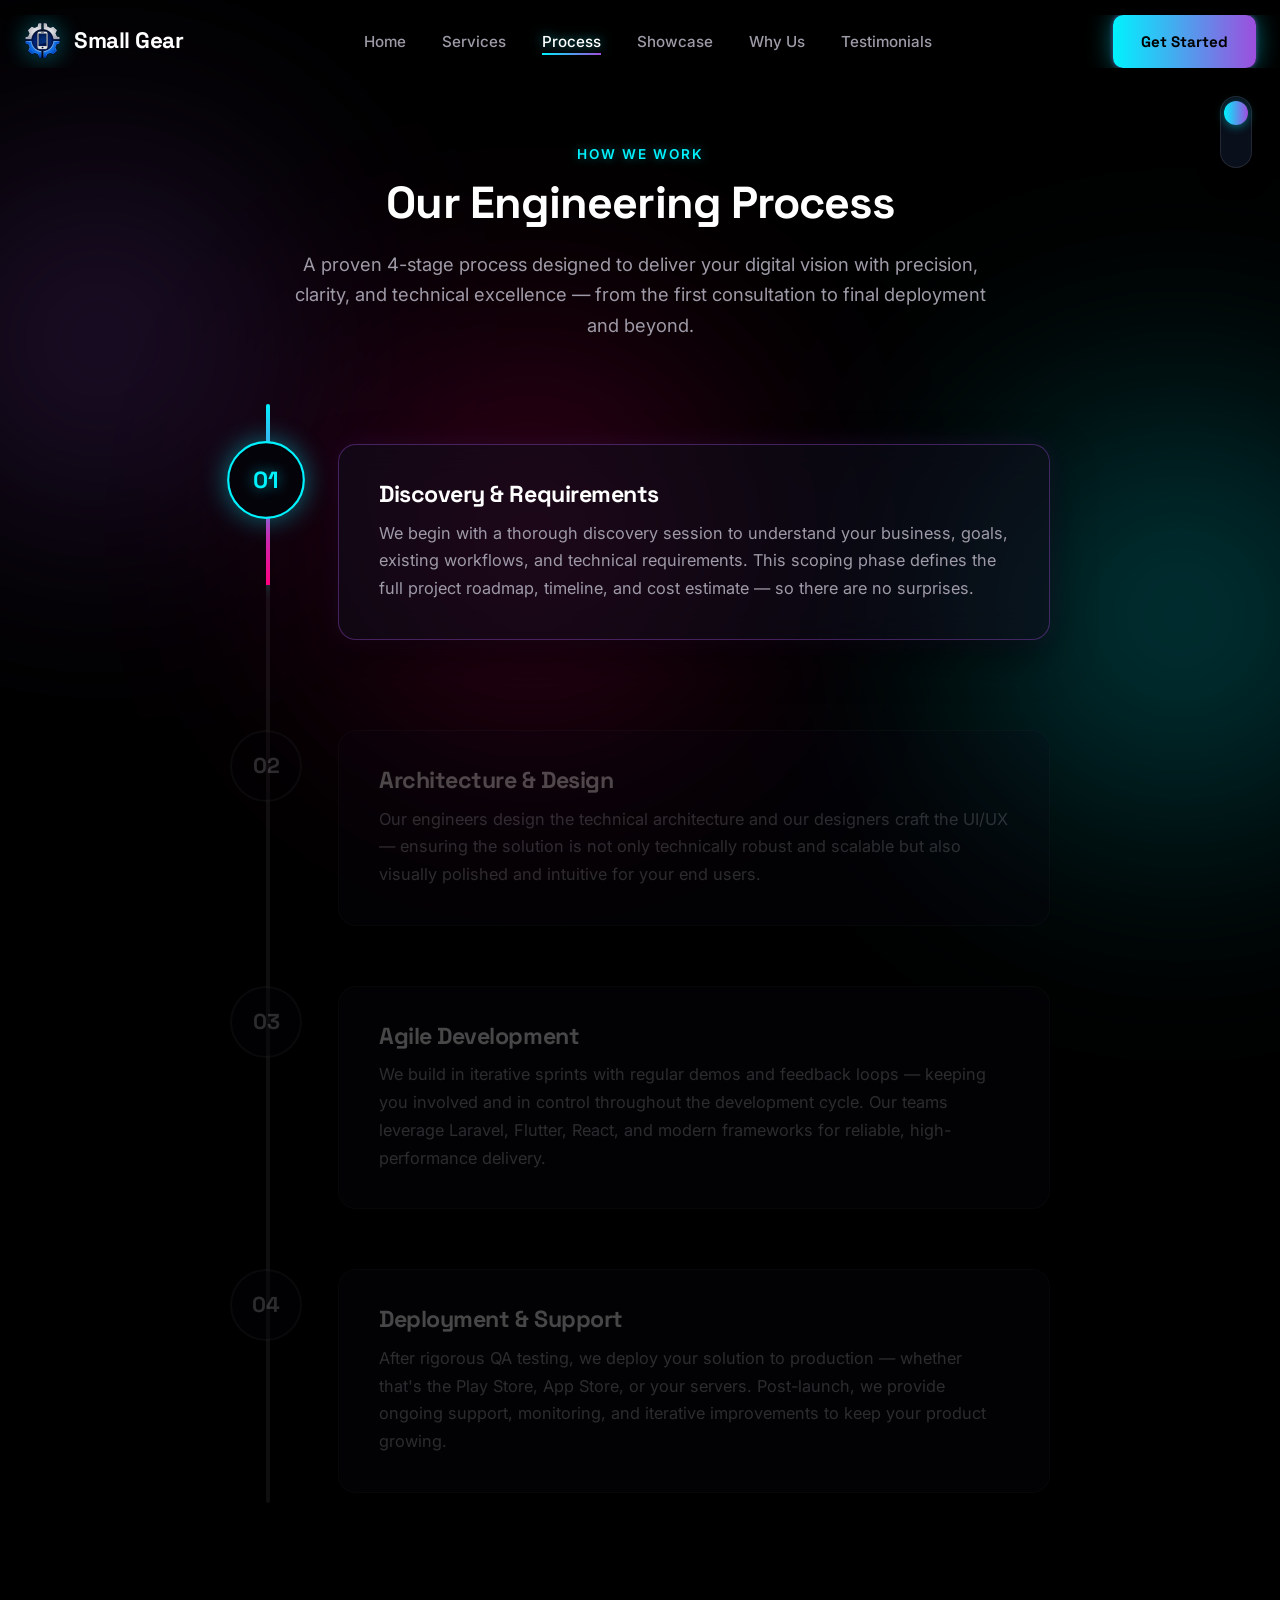
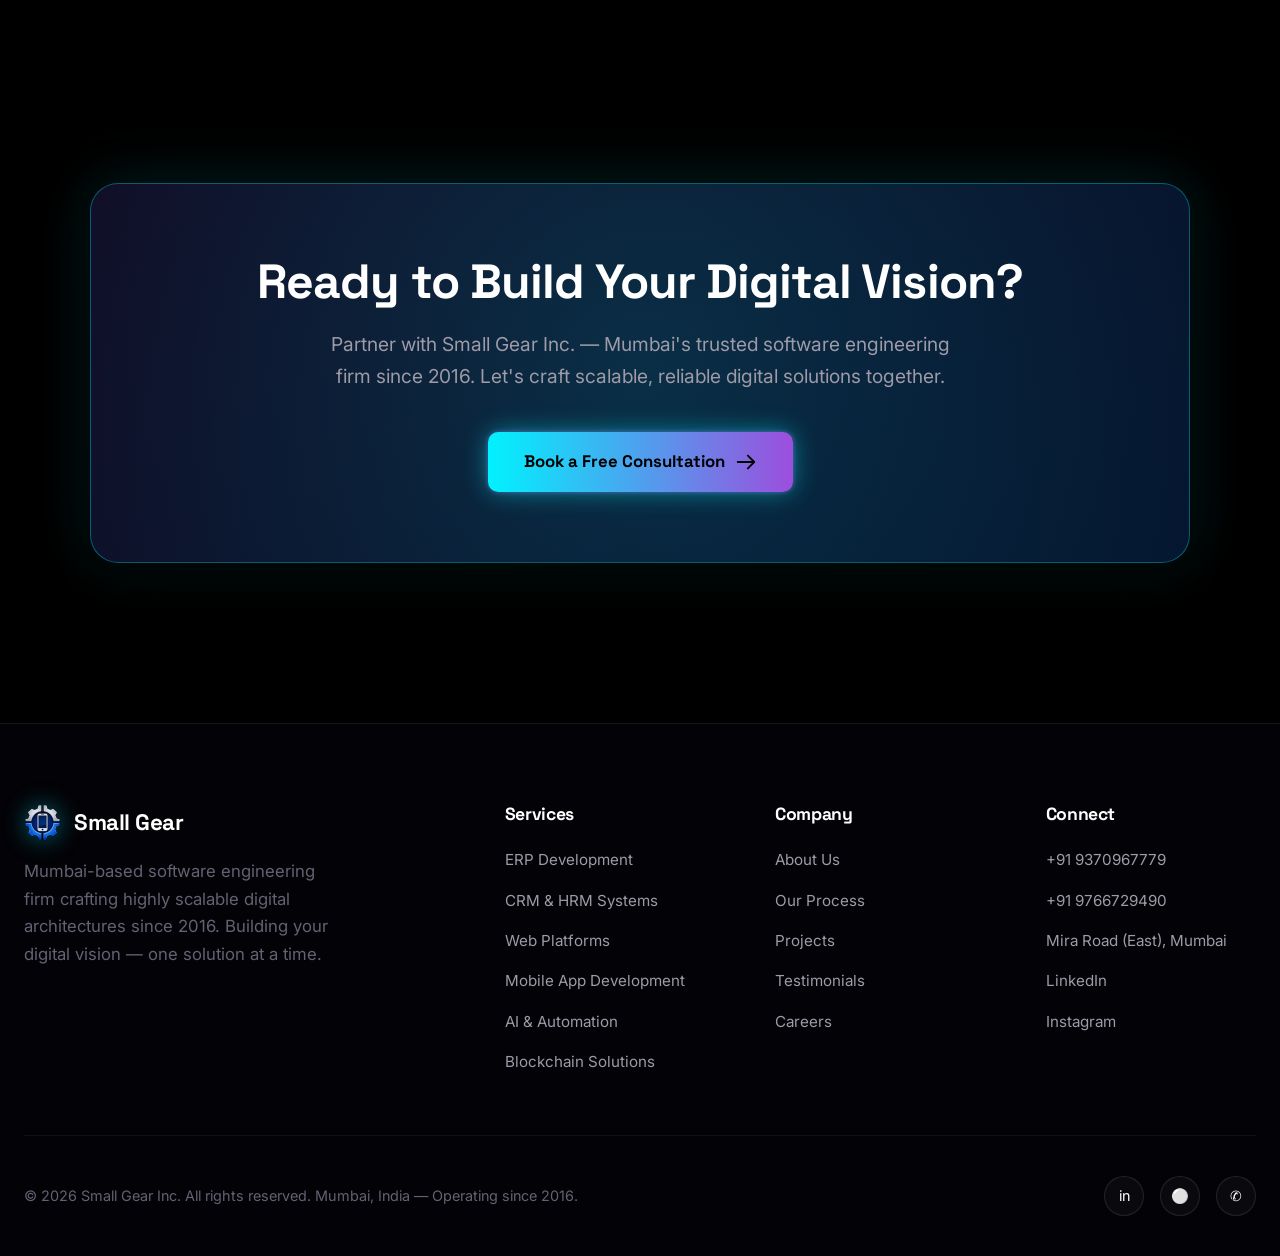
<file: process.html>
<!DOCTYPE html>
<html lang="en">
<head>
  <meta charset="UTF-8">
  <meta name="viewport" content="width=device-width, initial-scale=1.0">
  <title>Our Process | Small Gear Inc. — How We Build</title>
  <meta name="description" content="Discover Small Gear Inc.'s proven 4-stage engineering process: Discovery & Scoping, Architecture & Design, Agile Development, and Quality Deployment.">
  <link rel="stylesheet" href="css/style.css?v=35.0">
  
</head>
<body class="preload">
  <!-- Mobile-only top banner -->
  <div class="mobile-top-banner">
    <span class="mobile-banner-icon">🖥️</span>
    <span>For the best experience, open on a <strong>desktop browser</strong></span>
  </div>

  <script>
    if (localStorage.getItem('theme') === 'light') {
      document.body.classList.add('light-theme');
    }
  </script>
<!-- STICKY THEME TOGGLE BUTTON -->
  <!-- Ambient Glow Background Orbs -->
  <div class="bg-orb orb-1"></div>
  <div class="bg-orb orb-2"></div>
  <div class="bg-orb orb-3"></div>

  <!-- NAVIGATION -->
  <nav class="navbar" id="navbar">
    <div class="nav-container">
      <a href="index.html" class="brand-logo">
        <img src="assets/logo.png" alt="Small Gear Logo" class="logo-img">
        <span>Small Gear</span>
      </a>
      <ul class="nav-links">
        <li><a href="index.html">Home</a></li>
        <li><a href="services.html">Services</a></li>
        <li><a href="process.html" class="active">Process</a></li>
        <li><a href="portfolio.html">Showcase</a></li>
        <li><a href="why-us.html">Why Us</a></li>
        <li><a href="testimonials.html">Testimonials</a></li>
      </ul>
            <div class="nav-actions" style="display: flex; align-items: center; gap: 16px;">
        <!-- STICKY THEME TOGGLE BUTTON -->
        
        <a href="contact.html" class="btn btn-glow" id="nav-cta">Get Started</a>
      </div>
      <!-- Theme Toggle inside nav for mobile -->
      <div class="vertical-theme-toggle nav-theme-toggle" id="theme-toggle-switch" title="Toggle Theme (Dark / Light)">
        <div class="toggle-slider"></div>
        <!-- Hamburger Menu Button for Mobile -->
      <button class="mobile-menu-toggle" id="mobile-menu-btn" aria-label="Toggle Menu">
        <svg width="24" height="24" fill="none" stroke="currentColor" viewBox="0 0 24 24">
          <path stroke-linecap="round" stroke-linejoin="round" stroke-width="2.5" d="M4 6h16M4 12h16M4 18h16" class="hamburger-icon"></path>
          <path stroke-linecap="round" stroke-linejoin="round" stroke-width="2.5" d="M6 18L18 6M6 6l12 12" class="close-icon" style="display: none;"></path>
        </svg>
      </button>
    </div>
  </nav>

  <!-- PROCESS / HOW IT WORKS -->
  <section class="section" id="process" style="padding-top: 140px;">
    <div class="container">
      <div class="section-header reveal">
        <span class="section-tag">How We Work</span>
        <h1 class="section-title">Our Engineering Process</h1>
        <p class="section-description">A proven 4-stage process designed to deliver your digital vision with precision, clarity, and technical excellence — from the first consultation to final deployment and beyond.</p>
      </div>
      <div class="process-container">
        <!-- The vertical timeline line track -->
        <div class="timeline-track">
          <div class="timeline-progress"></div>
        </div>
        
        <!-- Step 1 -->
        <div class="timeline-step" id="step-1">
          <div class="timeline-dot-wrapper">
            <div class="timeline-dot">01</div>
          </div>
          <div class="timeline-content">
            <h3 class="step-title">Discovery &amp; Requirements</h3>
            <p class="step-desc">We begin with a thorough discovery session to understand your business, goals, existing workflows, and technical requirements. This scoping phase defines the full project roadmap, timeline, and cost estimate — so there are no surprises.</p>
          </div>
        </div>

        <!-- Step 2 -->
        <div class="timeline-step" id="step-2">
          <div class="timeline-dot-wrapper">
            <div class="timeline-dot">02</div>
          </div>
          <div class="timeline-content">
            <h3 class="step-title">Architecture &amp; Design</h3>
            <p class="step-desc">Our engineers design the technical architecture and our designers craft the UI/UX — ensuring the solution is not only technically robust and scalable but also visually polished and intuitive for your end users.</p>
          </div>
        </div>

        <!-- Step 3 -->
        <div class="timeline-step" id="step-3">
          <div class="timeline-dot-wrapper">
            <div class="timeline-dot">03</div>
          </div>
          <div class="timeline-content">
            <h3 class="step-title">Agile Development</h3>
            <p class="step-desc">We build in iterative sprints with regular demos and feedback loops — keeping you involved and in control throughout the development cycle. Our teams leverage Laravel, Flutter, React, and modern frameworks for reliable, high-performance delivery.</p>
          </div>
        </div>

        <!-- Step 4 -->
        <div class="timeline-step" id="step-4">
          <div class="timeline-dot-wrapper">
            <div class="timeline-dot">04</div>
          </div>
          <div class="timeline-content">
            <h3 class="step-title">Deployment &amp; Support</h3>
            <p class="step-desc">After rigorous QA testing, we deploy your solution to production — whether that's the Play Store, App Store, or your servers. Post-launch, we provide ongoing support, monitoring, and iterative improvements to keep your product growing.</p>
          </div>
        </div>
      </div>
    </div>
  </section>

  <!-- FINAL CALL TO ACTION STRIP -->
  <section class="cta-section" id="contact">
    <div class="container">
      <div class="cta-container reveal">
        <h2 class="cta-title">Ready to Build Your Digital Vision?</h2>
        <p class="cta-desc">Partner with Small Gear Inc. — Mumbai's trusted software engineering firm since 2016. Let's craft scalable, reliable digital solutions together.</p>
        <div class="cta-btn-wrapper">
          <a href="contact.html" class="btn btn-glow btn-lg" id="final-cta-btn">
            <span>Book a Free Consultation</span>
            <svg width="22" height="22" fill="none" stroke="currentColor" viewBox="0 0 24 24"><path stroke-linecap="round" stroke-linejoin="round" stroke-width="2" d="M14 5l7 7m0 0l-7 7m7-7H3"></path></svg>
          </a>
        </div>
      </div>
    </div>
  </section>

  <!-- FOOTER -->
  <footer class="footer">
    <div class="footer-grid">
      <div class="footer-brand">
        <a href="index.html" class="brand-logo">
          <img src="assets/logo.png" alt="Small Gear Logo" class="logo-img">
          <span>Small Gear</span>
        </a>
        <p>Mumbai-based software engineering firm crafting highly scalable digital architectures since 2016. Building your digital vision — one solution at a time.</p>
      </div>

      <div class="footer-col">
        <h5>Services</h5>
        <ul>
          <li><a href="services.html#service-erp">ERP Development</a></li>
          <li><a href="services.html#service-crm">CRM &amp; HRM Systems</a></li>
          <li><a href="services.html#service-web">Web Platforms</a></li>
          <li><a href="services.html#service-mobile">Mobile App Development</a></li>
          <li><a href="services.html#service-ai">AI &amp; Automation</a></li>
          <li><a href="services.html#service-blockchain">Blockchain Solutions</a></li>
        </ul>
      </div>

      <div class="footer-col">
        <h5>Company</h5>
        <ul>
          <li><a href="index.html">About Us</a></li>
          <li><a href="process.html">Our Process</a></li>
          <li><a href="portfolio.html">Projects</a></li>
          <li><a href="testimonials.html">Testimonials</a></li>
          <li><a href="contact.html">Careers</a></li>
        </ul>
      </div>

      <div class="footer-col">
        <h5>Connect</h5>
        <ul>
          <li><a href="tel:+919370967779">+91 9370967779</a></li>
          <li><a href="tel:+919766729490">+91 9766729490</a></li>
          <li><a href="#">Mira Road (East), Mumbai</a></li>
          <li><a href="#">LinkedIn</a></li>
          <li><a href="#">Instagram</a></li>
        </ul>
      </div>
    </div>

    <div class="footer-bottom">
      <div>&copy; 2026 Small Gear Inc. All rights reserved. Mumbai, India &mdash; Operating since 2016.</div>
      <div class="social-icons">
        <a href="#" aria-label="LinkedIn" class="social-icon">in</a>
        <a href="#" aria-label="Instagram" class="social-icon">&#9898;</a>
        <a href="#" aria-label="WhatsApp" class="social-icon">&#9990;</a>
      </div>
    </div>
  </footer>

  <script src="js/main.js"></script>
</body>
</html>
</file>
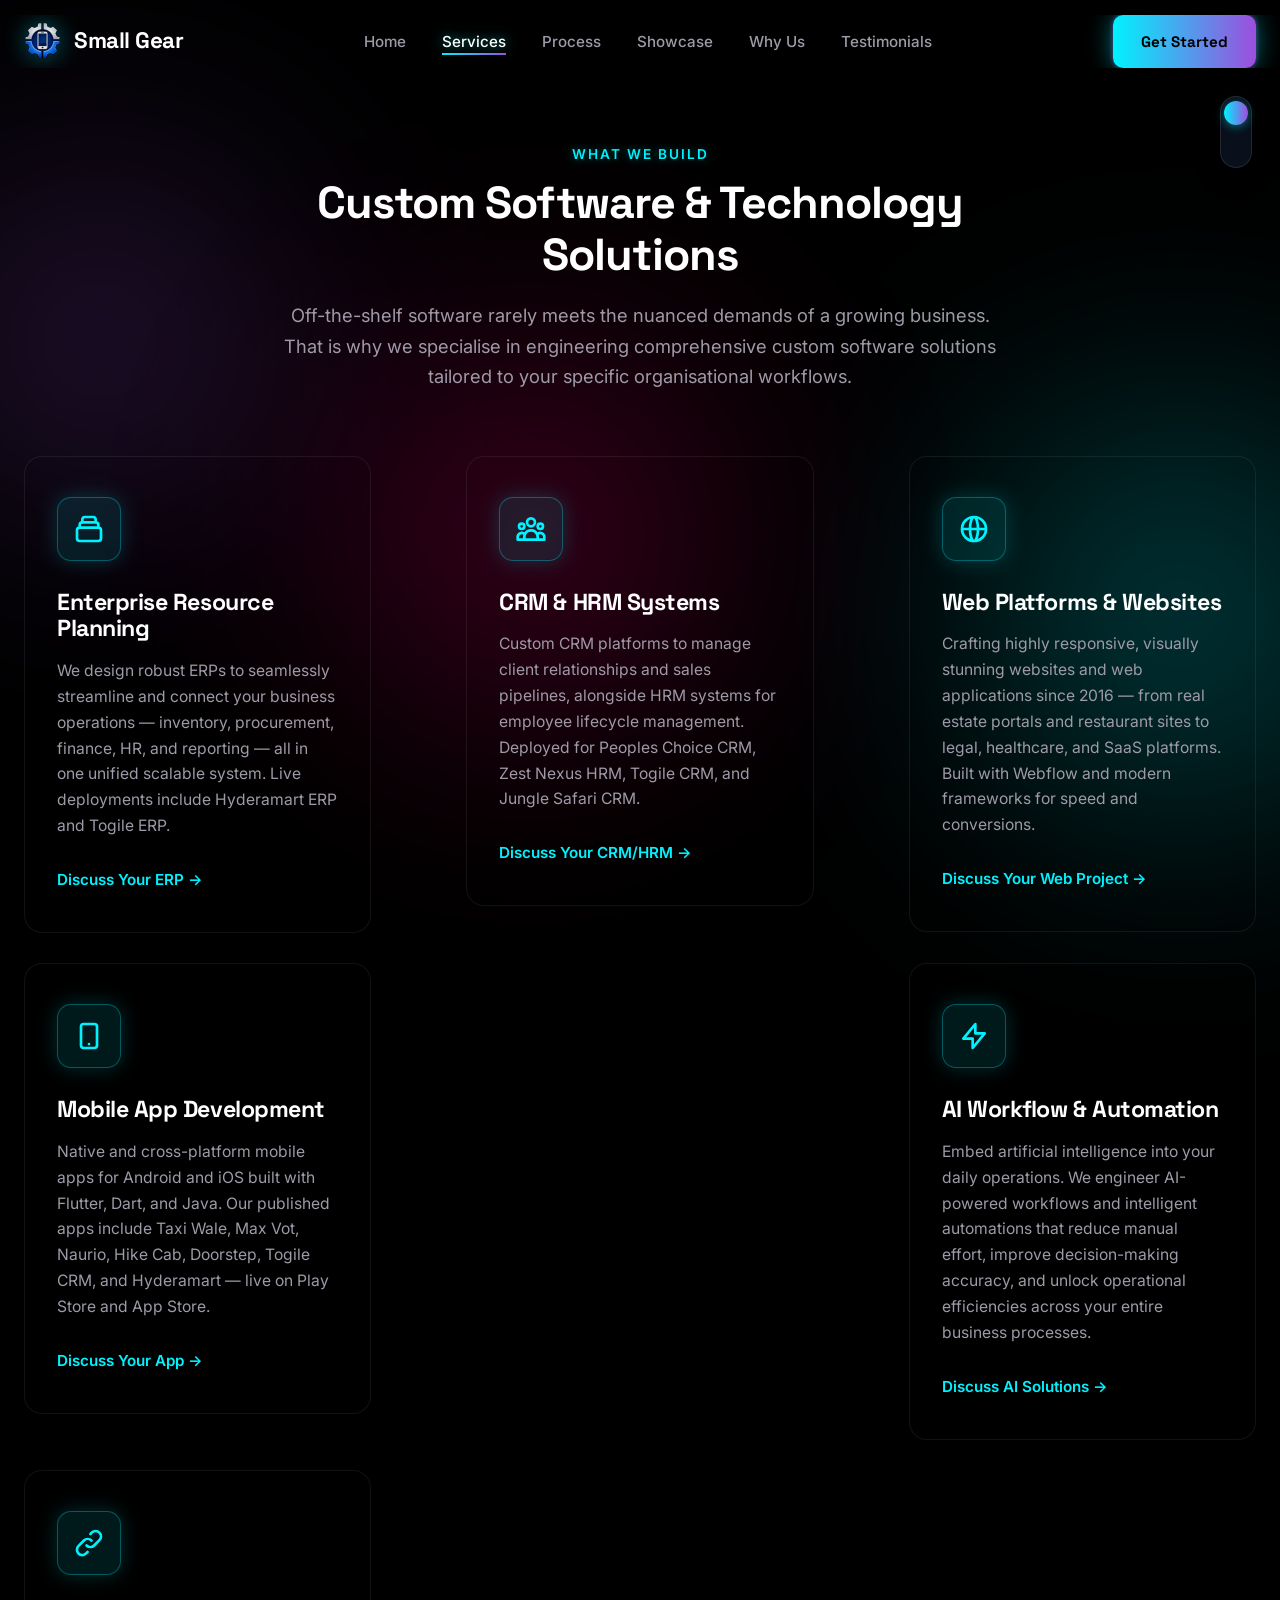
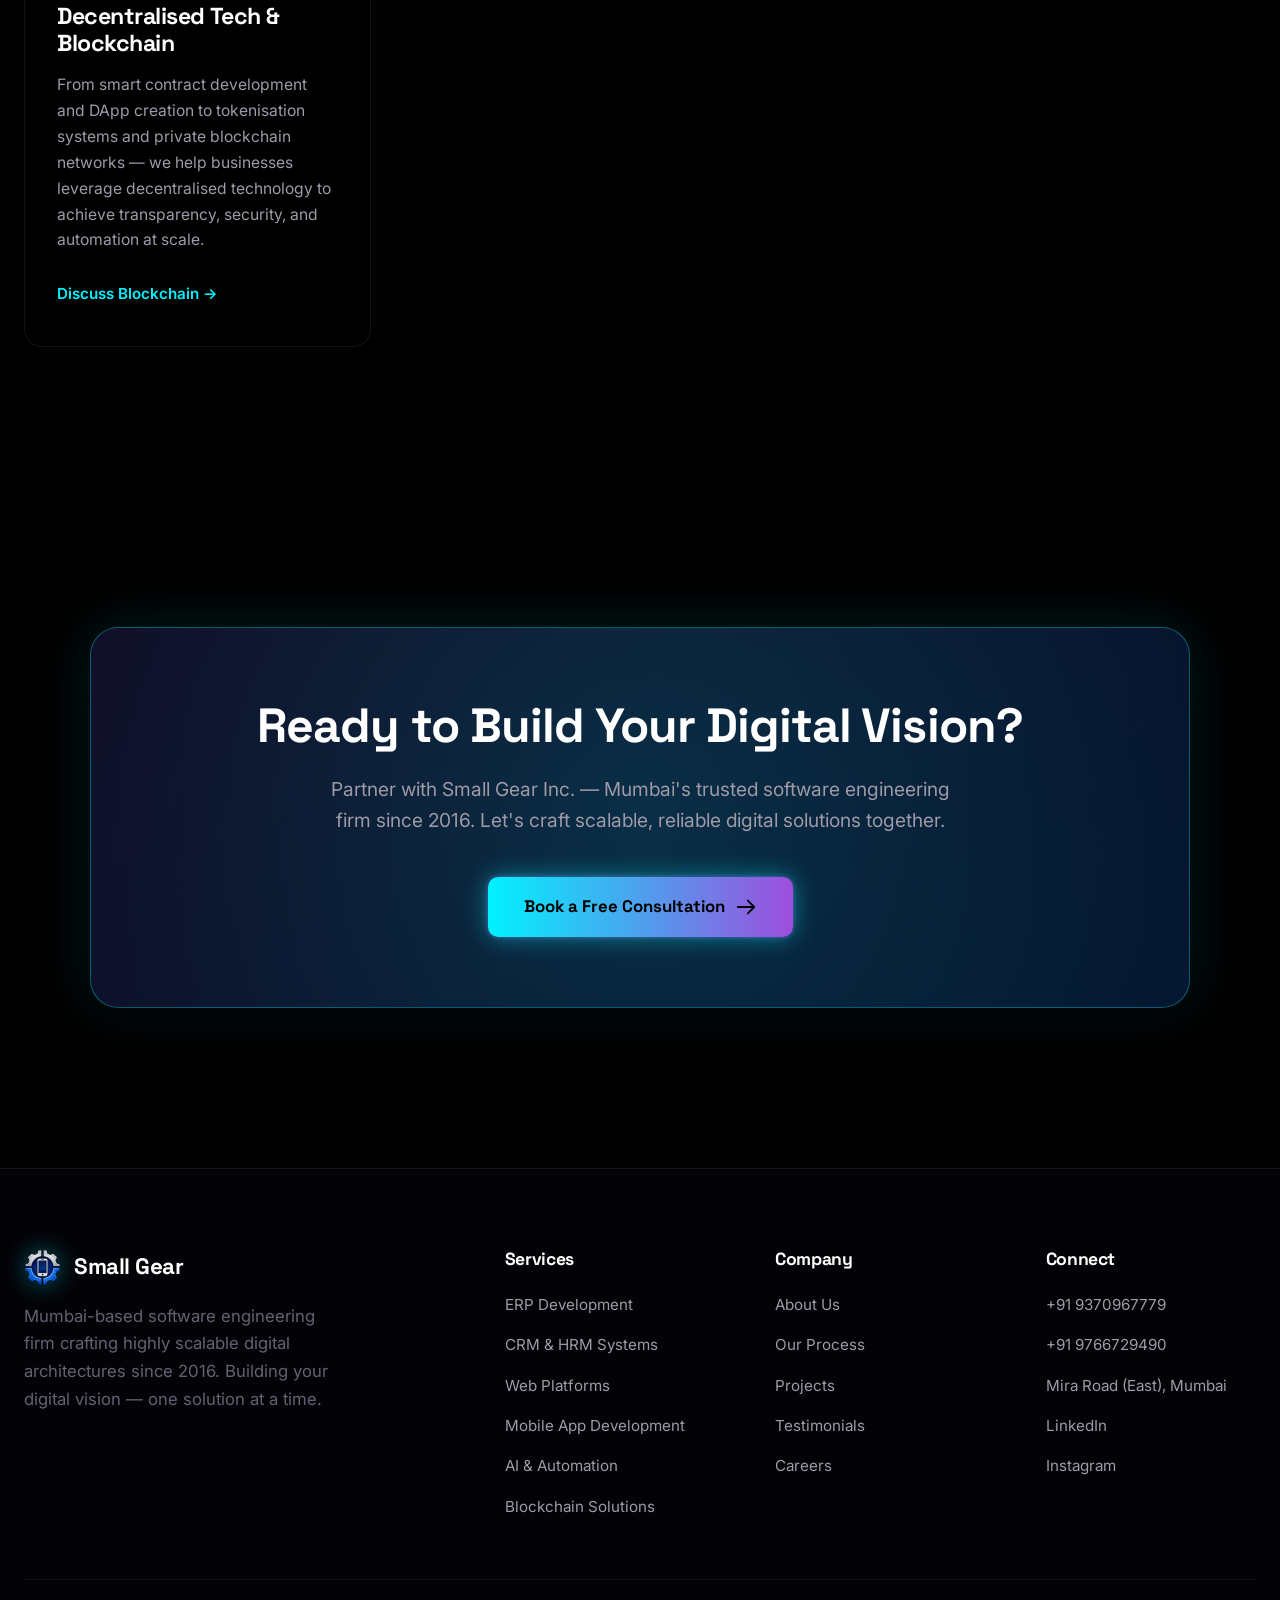
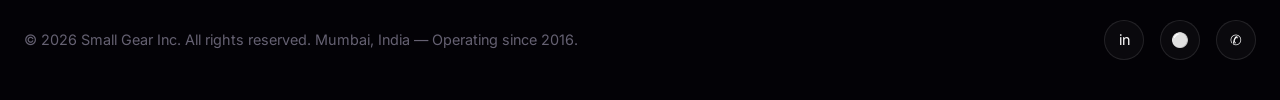
<file: services.html>
<!DOCTYPE html>
<html lang="en">
<head>
  <meta charset="UTF-8">
  <meta name="viewport" content="width=device-width, initial-scale=1.0">
  <title>Services | Small Gear Inc. — Custom Software Engineering</title>
  <meta name="description" content="Small Gear Inc. offers ERP development, CRM and HRM systems, web platforms, mobile app development, AI workflow automation, and blockchain solutions since 2016.">
  <link rel="stylesheet" href="css/style.css?v=35.0">
  
</head>
<body class="preload">
  <!-- Mobile-only top banner -->
  <div class="mobile-top-banner">
    <span class="mobile-banner-icon">🖥️</span>
    <span>For the best experience, open on a <strong>desktop browser</strong></span>
  </div>

  <script>
    if (localStorage.getItem('theme') === 'light') {
      document.body.classList.add('light-theme');
    }
  </script>
<!-- STICKY THEME TOGGLE BUTTON -->
  <div class="bg-orb orb-1"></div>
  <div class="bg-orb orb-2"></div>
  <div class="bg-orb orb-3"></div>
  <nav class="navbar" id="navbar">
    <div class="nav-container">
      <a href="index.html" class="brand-logo">
        <img src="assets/logo.png" alt="Small Gear Logo" class="logo-img">
        <span>Small Gear</span>
      </a>
      <ul class="nav-links">
        <li><a href="index.html">Home</a></li>
        <li><a href="services.html" class="active">Services</a></li>
        <li><a href="process.html">Process</a></li>
        <li><a href="portfolio.html">Showcase</a></li>
        <li><a href="why-us.html">Why Us</a></li>
        <li><a href="testimonials.html">Testimonials</a></li>
      </ul>
            <div class="nav-actions" style="display: flex; align-items: center; gap: 16px;">
        <!-- STICKY THEME TOGGLE BUTTON -->
        
        <a href="contact.html" class="btn btn-glow" id="nav-cta">Get Started</a>
      </div>
      <!-- Theme Toggle inside nav for mobile -->
      <div class="vertical-theme-toggle nav-theme-toggle" id="theme-toggle-switch" title="Toggle Theme (Dark / Light)">
        <div class="toggle-slider"></div>
        <!-- Hamburger Menu Button for Mobile -->
      <button class="mobile-menu-toggle" id="mobile-menu-btn" aria-label="Toggle Menu">
        <svg width="24" height="24" fill="none" stroke="currentColor" viewBox="0 0 24 24">
          <path stroke-linecap="round" stroke-linejoin="round" stroke-width="2.5" d="M4 6h16M4 12h16M4 18h16" class="hamburger-icon"></path>
          <path stroke-linecap="round" stroke-linejoin="round" stroke-width="2.5" d="M6 18L18 6M6 6l12 12" class="close-icon" style="display: none;"></path>
        </svg>
      </button>
    </div>
  </nav>
  <section class="section" id="services" style="padding-top: 140px;">
    <div class="container">
      <div class="section-header reveal">
        <span class="section-tag">What We Build</span>
        <h1 class="section-title">Custom Software &amp; Technology Solutions</h1>
        <p class="section-description">Off-the-shelf software rarely meets the nuanced demands of a growing business. That is why we specialise in engineering comprehensive custom software solutions tailored to your specific organisational workflows.</p>
      </div>
      <div class="services-grid">
        <div class="service-card" id="service-erp">
          <div class="service-icon"><svg viewBox="0 0 24 24" fill="none" stroke="currentColor"><path stroke-linecap="round" stroke-linejoin="round" d="M19 11H5m14 0a2 2 0 012 2v6a2 2 0 01-2 2H5a2 2 0 01-2-2v-6a2 2 0 012-2m14 0V9a2 2 0 00-2-2M5 11V9a2 2 0 012-2m0 0V5a2 2 0 012-2h6a2 2 0 012 2v2M7 7h10"></path></svg></div>
          <h3 class="service-title">Enterprise Resource Planning</h3>
          <p class="service-desc">We design robust ERPs to seamlessly streamline and connect your business operations — inventory, procurement, finance, HR, and reporting — all in one unified scalable system. Live deployments include Hyderamart ERP and Togile ERP.</p>
          <a href="contact.html" class="service-link">Discuss Your ERP &rarr;</a>
        </div>
        <div class="service-card" id="service-crm">
          <div class="service-icon"><svg viewBox="0 0 24 24" fill="none" stroke="currentColor"><path stroke-linecap="round" stroke-linejoin="round" d="M17 20h5v-2a3 3 0 00-5.356-1.857M17 20H7m10 0v-2c0-.656-.126-1.283-.356-1.857M7 20H2v-2a3 3 0 015.356-1.857M7 20v-2c0-.656.126-1.283.356-1.857m0 0a5.002 5.002 0 019.288 0M15 7a3 3 0 11-6 0 3 3 0 016 0zm6 3a2 2 0 11-4 0 2 2 0 014 0zM7 10a2 2 0 11-4 0 2 2 0 014 0z"></path></svg></div>
          <h3 class="service-title">CRM &amp; HRM Systems</h3>
          <p class="service-desc">Custom CRM platforms to manage client relationships and sales pipelines, alongside HRM systems for employee lifecycle management. Deployed for Peoples Choice CRM, Zest Nexus HRM, Togile CRM, and Jungle Safari CRM.</p>
          <a href="contact.html" class="service-link">Discuss Your CRM/HRM &rarr;</a>
        </div>
        <div class="services-spline-container reveal">
          <iframe src="https://my.spline.design/retrofuturisticcircuitloop-2owdyj2IVlCO0eesijmycHjU/" frameborder="0" style="border: none; position: absolute; top: 0; left: 0; width: 100%; height: 100%; z-index: 2; pointer-events: auto;"></iframe>
        </div>
        <div class="service-card" id="service-web">
          <div class="service-icon"><svg viewBox="0 0 24 24" fill="none" stroke="currentColor"><path stroke-linecap="round" stroke-linejoin="round" d="M21 12a9 9 0 01-9 9m9-9a9 9 0 00-9-9m9 9H3m9 9a9 9 0 01-9-9m9 9c1.657 0 3-4.03 3-9s-1.343-9-3-9m0 18c-1.657 0-3-4.03-3-9s1.343-9 3-9m-9 9a9 9 0 019-9"></path></svg></div>
          <h3 class="service-title">Web Platforms &amp; Websites</h3>
          <p class="service-desc">Crafting highly responsive, visually stunning websites and web applications since 2016 — from real estate portals and restaurant sites to legal, healthcare, and SaaS platforms. Built with Webflow and modern frameworks for speed and conversions.</p>
          <a href="contact.html" class="service-link">Discuss Your Web Project &rarr;</a>
        </div>
        <div class="service-card" id="service-mobile">
          <div class="service-icon"><svg viewBox="0 0 24 24" fill="none" stroke="currentColor"><path stroke-linecap="round" stroke-linejoin="round" d="M12 18h.01M8 21h8a2 2 0 002-2V5a2 2 0 00-2-2H8a2 2 0 00-2 2v14a2 2 0 002 2z"></path></svg></div>
          <h3 class="service-title">Mobile App Development</h3>
          <p class="service-desc">Native and cross-platform mobile apps for Android and iOS built with Flutter, Dart, and Java. Our published apps include Taxi Wale, Max Vot, Naurio, Hike Cab, Doorstep, Togile CRM, and Hyderamart — live on Play Store and App Store.</p>
          <a href="contact.html" class="service-link">Discuss Your App &rarr;</a>
        </div>
        <div class="service-card" id="service-ai">
          <div class="service-icon"><svg viewBox="0 0 24 24" fill="none" stroke="currentColor"><path stroke-linecap="round" stroke-linejoin="round" d="M13 10V3L4 14h7v7l9-11h-7z"></path></svg></div>
          <h3 class="service-title">AI Workflow &amp; Automation</h3>
          <p class="service-desc">Embed artificial intelligence into your daily operations. We engineer AI-powered workflows and intelligent automations that reduce manual effort, improve decision-making accuracy, and unlock operational efficiencies across your entire business processes.</p>
          <a href="contact.html" class="service-link">Discuss AI Solutions &rarr;</a>
        </div>
        <div class="service-card" id="service-blockchain">
          <div class="service-icon"><svg viewBox="0 0 24 24" fill="none" stroke="currentColor"><path stroke-linecap="round" stroke-linejoin="round" d="M13.828 10.172a4 4 0 00-5.656 0l-4 4a4 4 0 105.656 5.656l1.102-1.101m-.758-4.899a4 4 0 005.656 0l4-4a4 4 0 00-5.656-5.656l-1.1 1.1"></path></svg></div>
          <h3 class="service-title">Decentralised Tech &amp; Blockchain</h3>
          <p class="service-desc">From smart contract development and DApp creation to tokenisation systems and private blockchain networks — we help businesses leverage decentralised technology to achieve transparency, security, and automation at scale.</p>
          <a href="contact.html" class="service-link">Discuss Blockchain &rarr;</a>
        </div>
      </div>
    </div>
  </section>
  <section class="cta-section" id="contact">
    <div class="container">
      <div class="cta-container reveal">
        <h2 class="cta-title">Ready to Build Your Digital Vision?</h2>
        <p class="cta-desc">Partner with Small Gear Inc. — Mumbai's trusted software engineering firm since 2016. Let's craft scalable, reliable digital solutions together.</p>
        <div class="cta-btn-wrapper">
          <a href="contact.html" class="btn btn-glow btn-lg" id="final-cta-btn">
            <span>Book a Free Consultation</span>
            <svg width="22" height="22" fill="none" stroke="currentColor" viewBox="0 0 24 24"><path stroke-linecap="round" stroke-linejoin="round" stroke-width="2" d="M14 5l7 7m0 0l-7 7m7-7H3"></path></svg>
          </a>
        </div>
      </div>
    </div>
  </section>
  <footer class="footer">
    <div class="footer-grid">
      <div class="footer-brand">
        <a href="index.html" class="brand-logo">
          <img src="assets/logo.png" alt="Small Gear Logo" class="logo-img">
          <span>Small Gear</span>
        </a>
        <p>Mumbai-based software engineering firm crafting highly scalable digital architectures since 2016. Building your digital vision — one solution at a time.</p>
      </div>
      <div class="footer-col">
        <h5>Services</h5>
        <ul>
          <li><a href="services.html#service-erp">ERP Development</a></li>
          <li><a href="services.html#service-crm">CRM &amp; HRM Systems</a></li>
          <li><a href="services.html#service-web">Web Platforms</a></li>
          <li><a href="services.html#service-mobile">Mobile App Development</a></li>
          <li><a href="services.html#service-ai">AI &amp; Automation</a></li>
          <li><a href="services.html#service-blockchain">Blockchain Solutions</a></li>
        </ul>
      </div>
      <div class="footer-col">
        <h5>Company</h5>
        <ul>
          <li><a href="index.html">About Us</a></li>
          <li><a href="process.html">Our Process</a></li>
          <li><a href="portfolio.html">Projects</a></li>
          <li><a href="testimonials.html">Testimonials</a></li>
          <li><a href="contact.html">Careers</a></li>
        </ul>
      </div>
      <div class="footer-col">
        <h5>Connect</h5>
        <ul>
          <li><a href="tel:+919370967779">+91 9370967779</a></li>
          <li><a href="tel:+919766729490">+91 9766729490</a></li>
          <li><a href="#">Mira Road (East), Mumbai</a></li>
          <li><a href="#">LinkedIn</a></li>
          <li><a href="#">Instagram</a></li>
        </ul>
      </div>
    </div>
    <div class="footer-bottom">
      <div>&copy; 2026 Small Gear Inc. All rights reserved. Mumbai, India &mdash; Operating since 2016.</div>
      <div class="social-icons">
        <a href="#" aria-label="LinkedIn" class="social-icon">in</a>
        <a href="#" aria-label="Instagram" class="social-icon">&#9898;</a>
        <a href="#" aria-label="WhatsApp" class="social-icon">&#9990;</a>
      </div>
    </div>
  </footer>
  <script src="js/main.js"></script>
</body>
</html>
</file>
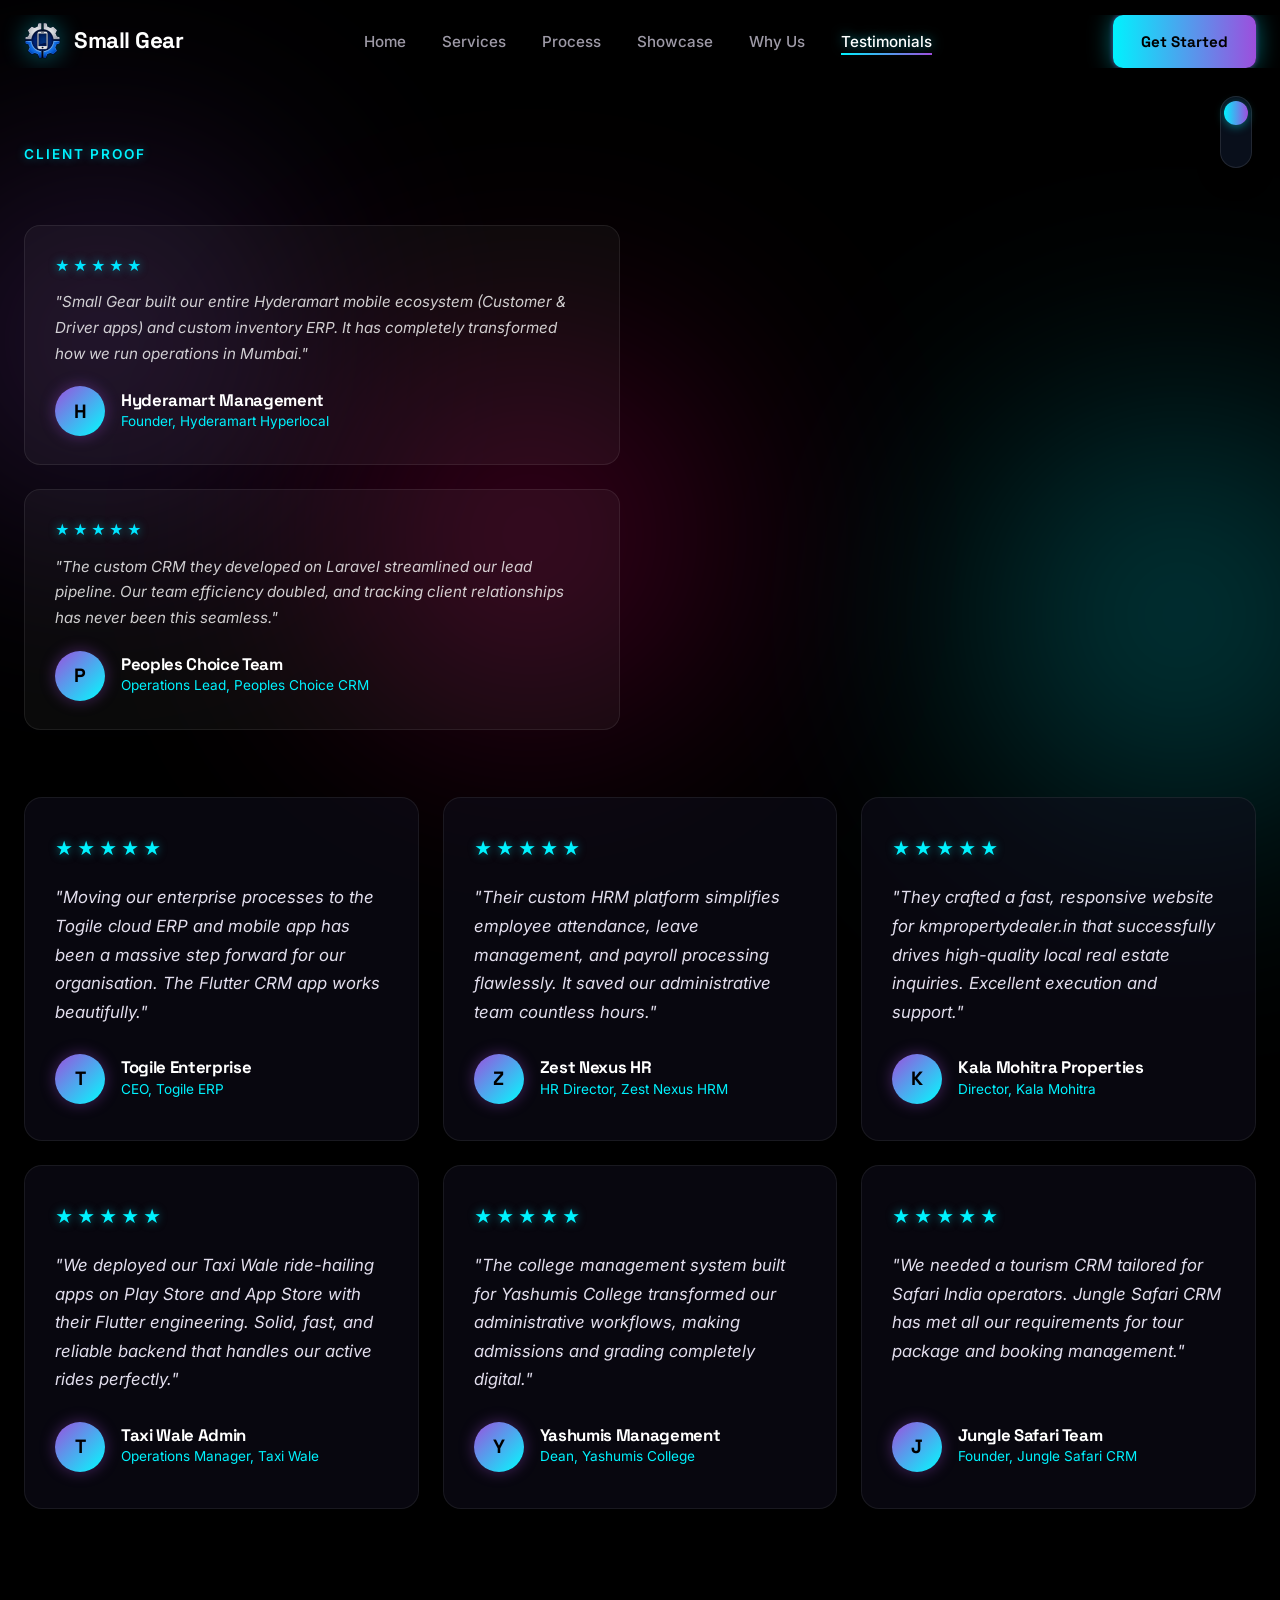
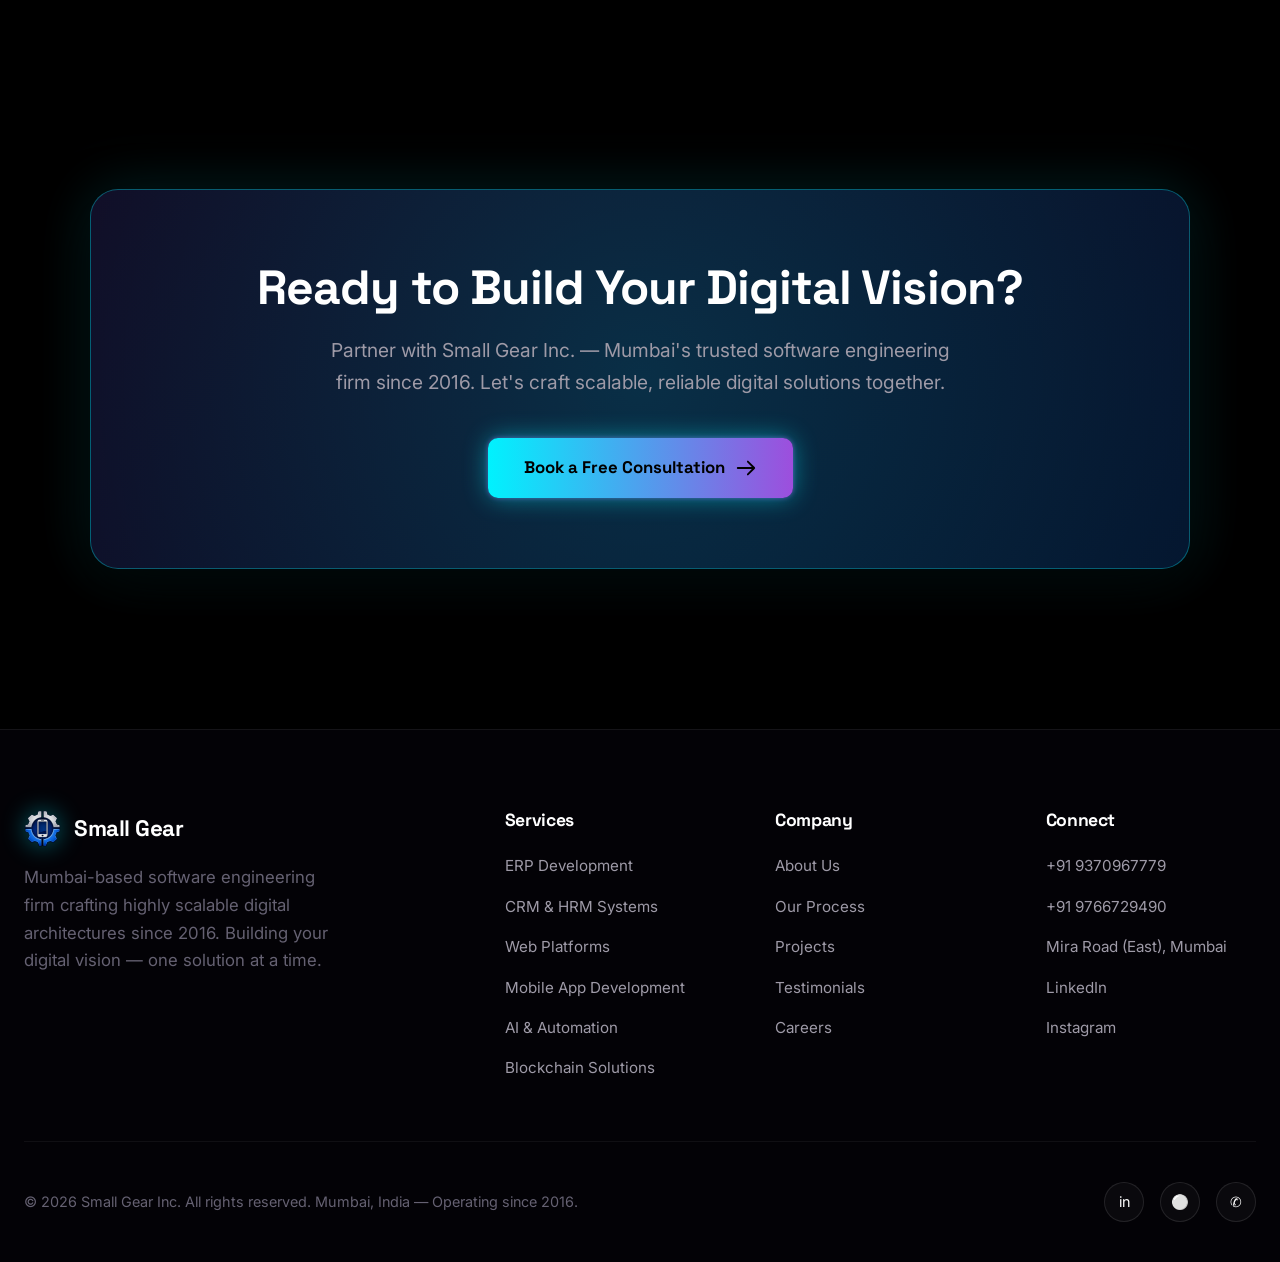
<file: testimonials.html>
<!DOCTYPE html>
<html lang="en">
<head>
  <meta charset="UTF-8">
  <meta name="viewport" content="width=device-width, initial-scale=1.0">
  <title>Testimonials &amp; Reviews | Small Gear Inc. — Client Stories</title>
  <meta name="description" content="Read reviews and testimonials from business owners, founders, and managers who partnered with Small Gear Inc. to build ERP, CRM, websites, and mobile apps.">
  <link rel="stylesheet" href="css/style.css?v=35.0">
  
</head>
<body class="preload">
  <!-- Mobile-only top banner -->
  <div class="mobile-top-banner">
    <span class="mobile-banner-icon">🖥️</span>
    <span>For the best experience, open on a <strong>desktop browser</strong></span>
  </div>

  <script>
    if (localStorage.getItem('theme') === 'light') {
      document.body.classList.add('light-theme');
    }
  </script>
<!-- STICKY THEME TOGGLE BUTTON -->
  <div class="bg-orb orb-1"></div>
  <div class="bg-orb orb-2"></div>
  <div class="bg-orb orb-3"></div>
  <nav class="navbar" id="navbar">
    <div class="nav-container">
      <a href="index.html" class="brand-logo">
        <img src="assets/logo.png" alt="Small Gear Logo" class="logo-img">
        <span>Small Gear</span>
      </a>
      <ul class="nav-links">
        <li><a href="index.html">Home</a></li>
        <li><a href="services.html">Services</a></li>
        <li><a href="process.html">Process</a></li>
        <li><a href="portfolio.html">Showcase</a></li>
        <li><a href="why-us.html">Why Us</a></li>
        <li><a href="testimonials.html" class="active">Testimonials</a></li>
      </ul>
            <div class="nav-actions" style="display: flex; align-items: center; gap: 16px;">
        <!-- STICKY THEME TOGGLE BUTTON -->
        
        <a href="contact.html" class="btn btn-glow" id="nav-cta">Get Started</a>
      </div>
      <!-- Theme Toggle inside nav for mobile -->
      <div class="vertical-theme-toggle nav-theme-toggle" id="theme-toggle-switch" title="Toggle Theme (Dark / Light)">
        <div class="toggle-slider"></div>
        <!-- Hamburger Menu Button for Mobile -->
      <button class="mobile-menu-toggle" id="mobile-menu-btn" aria-label="Toggle Menu">
        <svg width="24" height="24" fill="none" stroke="currentColor" viewBox="0 0 24 24">
          <path stroke-linecap="round" stroke-linejoin="round" stroke-width="2.5" d="M4 6h16M4 12h16M4 18h16" class="hamburger-icon"></path>
          <path stroke-linecap="round" stroke-linejoin="round" stroke-width="2.5" d="M6 18L18 6M6 6l12 12" class="close-icon" style="display: none;"></path>
        </svg>
      </button>
    </div>
  </nav>

  <!-- TESTIMONIALS SECTION -->
  <section class="section" id="testimonials" style="padding-top: 140px;">
    <div class="container">
      <span class="section-tag reveal">Client Proof</span>

      <!-- Split Hero: Left = stacked testimonials, Right = Spline 3D typography -->
      <div class="testimonials-hero reveal">

        <!-- LEFT: Stacked testimonial quotes that fill the empty space -->
        <div class="testimonials-hero-left">
          <div class="testi-hero-card">
            <div class="stars">★★★★★</div>
            <p class="quote-text">"Small Gear built our entire Hyderamart mobile ecosystem (Customer &amp; Driver apps) and custom inventory ERP. It has completely transformed how we run operations in Mumbai."</p>
            <div class="client-author">
              <div class="client-avatar">H</div>
              <div class="client-info">
                <h4>Hyderamart Management</h4>
                <p>Founder, Hyderamart Hyperlocal</p>
              </div>
            </div>
          </div>

          <div class="testi-hero-card">
            <div class="stars">★★★★★</div>
            <p class="quote-text">"The custom CRM they developed on Laravel streamlined our lead pipeline. Our team efficiency doubled, and tracking client relationships has never been this seamless."</p>
            <div class="client-author">
              <div class="client-avatar">P</div>
              <div class="client-info">
                <h4>Peoples Choice Team</h4>
                <p>Operations Lead, Peoples Choice CRM</p>
              </div>
            </div>
          </div>
        </div>

        <!-- RIGHT: Spline 3D Distorting Typography lives here -->
        <div class="testimonials-hero-right">
          <div class="testimonials-spline-title">
            <iframe src="https://my.spline.design/distortingtypography-th639YKvzEkNvlAJieBqtoOs/" frameborder="0" style="border: none; position: absolute; top: 0; left: 0; width: 100%; height: 100%; z-index: 2; pointer-events: auto;"></iframe>
          </div>
        </div>

      </div>

      <!-- Bottom expanded 6-card testimonials grid -->
      <div class="testimonials-grid reveal">

        <div class="testimonial-card" id="testi-1">
          <div>
            <div class="stars">★★★★★</div>
            <p class="quote-text">"Moving our enterprise processes to the Togile cloud ERP and mobile app has been a massive step forward for our organisation. The Flutter CRM app works beautifully."</p>
          </div>
          <div class="client-author">
            <div class="client-avatar">T</div>
            <div class="client-info"><h4>Togile Enterprise</h4><p>CEO, Togile ERP</p></div>
          </div>
        </div>

        <div class="testimonial-card" id="testi-2">
          <div>
            <div class="stars">★★★★★</div>
            <p class="quote-text">"Their custom HRM platform simplifies employee attendance, leave management, and payroll processing flawlessly. It saved our administrative team countless hours."</p>
          </div>
          <div class="client-author">
            <div class="client-avatar">Z</div>
            <div class="client-info"><h4>Zest Nexus HR</h4><p>HR Director, Zest Nexus HRM</p></div>
          </div>
        </div>

        <div class="testimonial-card" id="testi-3">
          <div>
            <div class="stars">★★★★★</div>
            <p class="quote-text">"They crafted a fast, responsive website for kmpropertydealer.in that successfully drives high-quality local real estate inquiries. Excellent execution and support."</p>
          </div>
          <div class="client-author">
            <div class="client-avatar">K</div>
            <div class="client-info"><h4>Kala Mohitra Properties</h4><p>Director, Kala Mohitra</p></div>
          </div>
        </div>

        <div class="testimonial-card" id="testi-4">
          <div>
            <div class="stars">★★★★★</div>
            <p class="quote-text">"We deployed our Taxi Wale ride-hailing apps on Play Store and App Store with their Flutter engineering. Solid, fast, and reliable backend that handles our active rides perfectly."</p>
          </div>
          <div class="client-author">
            <div class="client-avatar">T</div>
            <div class="client-info"><h4>Taxi Wale Admin</h4><p>Operations Manager, Taxi Wale</p></div>
          </div>
        </div>

        <div class="testimonial-card" id="testi-5">
          <div>
            <div class="stars">★★★★★</div>
            <p class="quote-text">"The college management system built for Yashumis College transformed our administrative workflows, making admissions and grading completely digital."</p>
          </div>
          <div class="client-author">
            <div class="client-avatar">Y</div>
            <div class="client-info"><h4>Yashumis Management</h4><p>Dean, Yashumis College</p></div>
          </div>
        </div>

        <div class="testimonial-card" id="testi-6">
          <div>
            <div class="stars">★★★★★</div>
            <p class="quote-text">"We needed a tourism CRM tailored for Safari India operators. Jungle Safari CRM has met all our requirements for tour package and booking management."</p>
          </div>
          <div class="client-author">
            <div class="client-avatar">J</div>
            <div class="client-info"><h4>Jungle Safari Team</h4><p>Founder, Jungle Safari CRM</p></div>
          </div>
        </div>

      </div>
    </div>
  </section>

  <section class="cta-section" id="contact">
    <div class="container">
      <div class="cta-container reveal">
        <h2 class="cta-title">Ready to Build Your Digital Vision?</h2>
        <p class="cta-desc">Partner with Small Gear Inc. — Mumbai's trusted software engineering firm since 2016. Let's craft scalable, reliable digital solutions together.</p>
        <div class="cta-btn-wrapper">
          <a href="contact.html" class="btn btn-glow btn-lg" id="final-cta-btn">
            <span>Book a Free Consultation</span>
            <svg width="22" height="22" fill="none" stroke="currentColor" viewBox="0 0 24 24"><path stroke-linecap="round" stroke-linejoin="round" stroke-width="2" d="M14 5l7 7m0 0l-7 7m7-7H3"></path></svg>
          </a>
        </div>
      </div>
    </div>
  </section>
  <footer class="footer">
    <div class="footer-grid">
      <div class="footer-brand">
        <a href="index.html" class="brand-logo">
          <img src="assets/logo.png" alt="Small Gear Logo" class="logo-img">
          <span>Small Gear</span>
        </a>
        <p>Mumbai-based software engineering firm crafting highly scalable digital architectures since 2016. Building your digital vision — one solution at a time.</p>
      </div>
      <div class="footer-col">
        <h5>Services</h5>
        <ul>
          <li><a href="services.html#service-erp">ERP Development</a></li>
          <li><a href="services.html#service-crm">CRM &amp; HRM Systems</a></li>
          <li><a href="services.html#service-web">Web Platforms</a></li>
          <li><a href="services.html#service-mobile">Mobile App Development</a></li>
          <li><a href="services.html#service-ai">AI &amp; Automation</a></li>
          <li><a href="services.html#service-blockchain">Blockchain Solutions</a></li>
        </ul>
      </div>
      <div class="footer-col">
        <h5>Company</h5>
        <ul>
          <li><a href="index.html">About Us</a></li>
          <li><a href="process.html">Our Process</a></li>
          <li><a href="portfolio.html">Projects</a></li>
          <li><a href="testimonials.html">Testimonials</a></li>
          <li><a href="contact.html">Careers</a></li>
        </ul>
      </div>
      <div class="footer-col">
        <h5>Connect</h5>
        <ul>
          <li><a href="tel:+919370967779">+91 9370967779</a></li>
          <li><a href="tel:+919766729490">+91 9766729490</a></li>
          <li><a href="#">Mira Road (East), Mumbai</a></li>
          <li><a href="#">LinkedIn</a></li>
          <li><a href="#">Instagram</a></li>
        </ul>
      </div>
    </div>
    <div class="footer-bottom">
      <div>&copy; 2026 Small Gear Inc. All rights reserved. Mumbai, India &mdash; Operating since 2016.</div>
      <div class="social-icons">
        <a href="#" aria-label="LinkedIn" class="social-icon">in</a>
        <a href="#" aria-label="Instagram" class="social-icon">&#9898;</a>
        <a href="#" aria-label="WhatsApp" class="social-icon">&#9990;</a>
      </div>
    </div>
  </footer>

  <script src="js/main.js"></script>
</body>
</html>
</file>
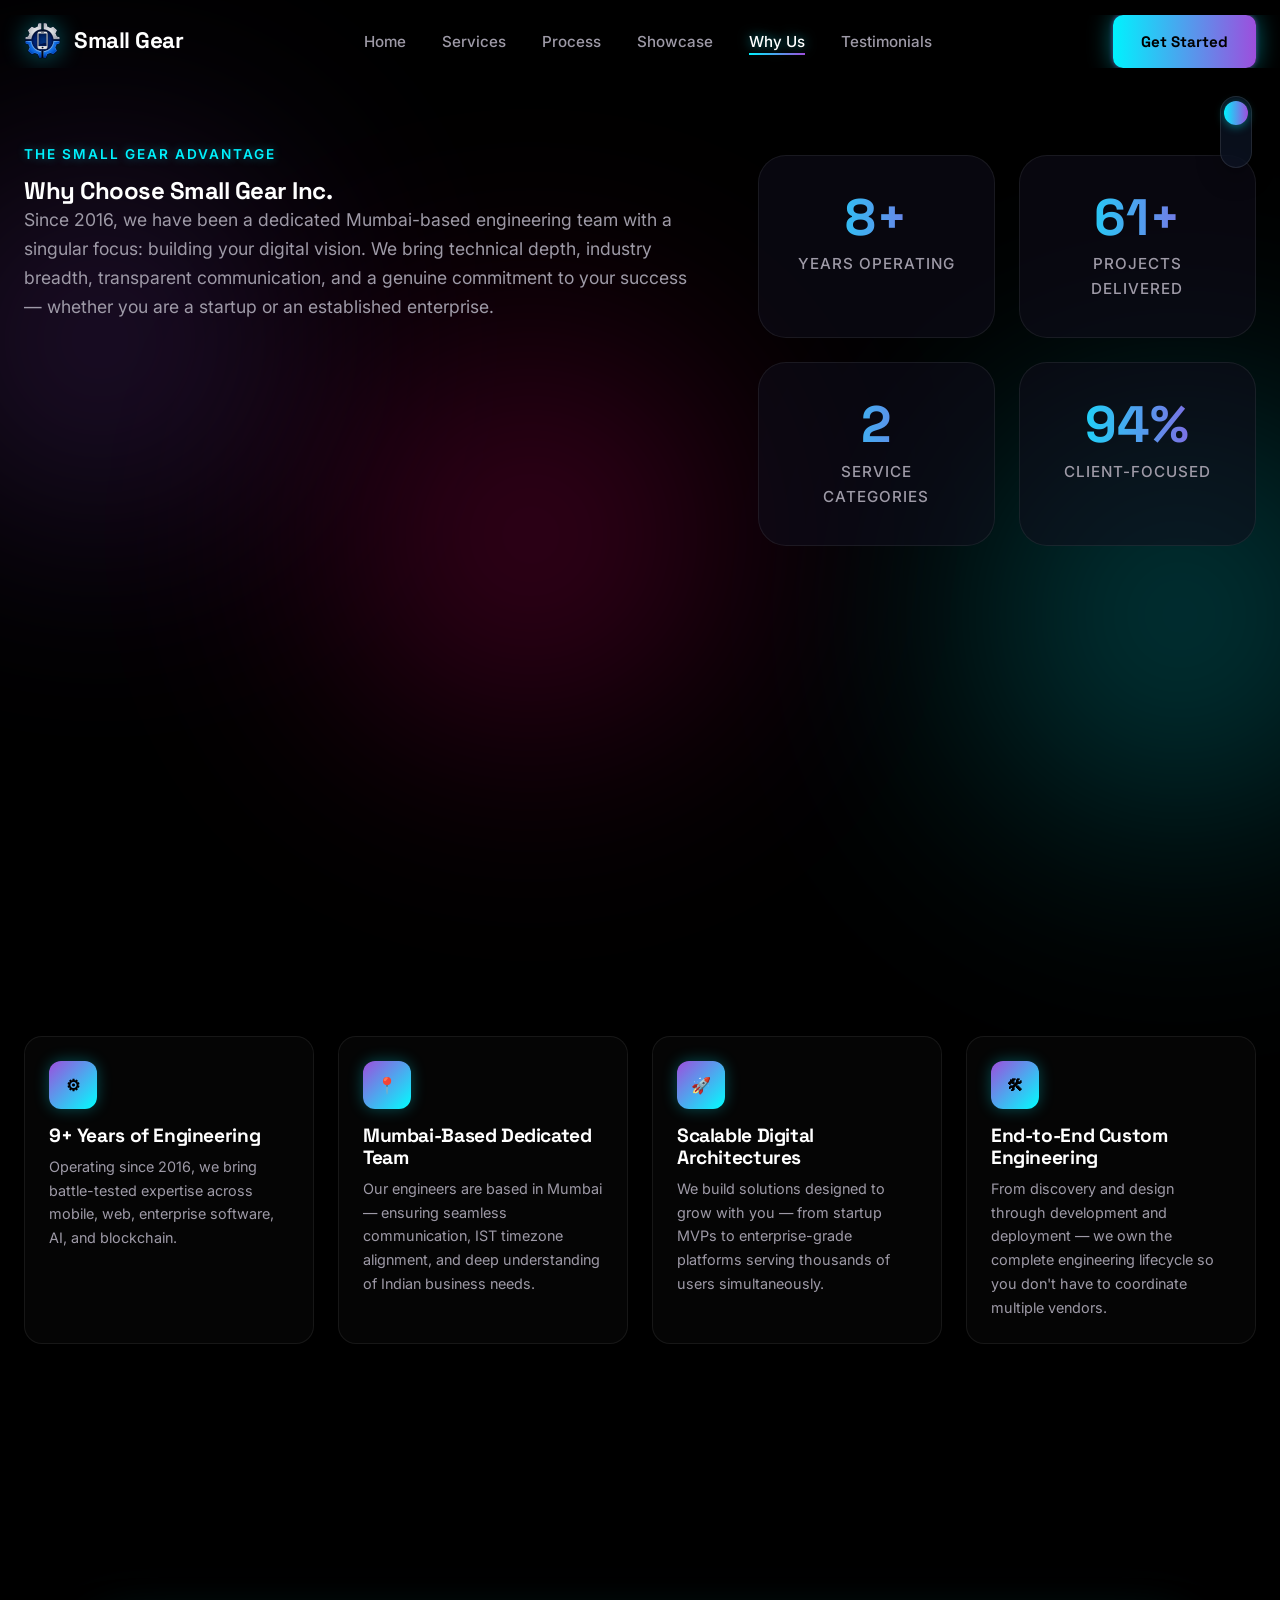
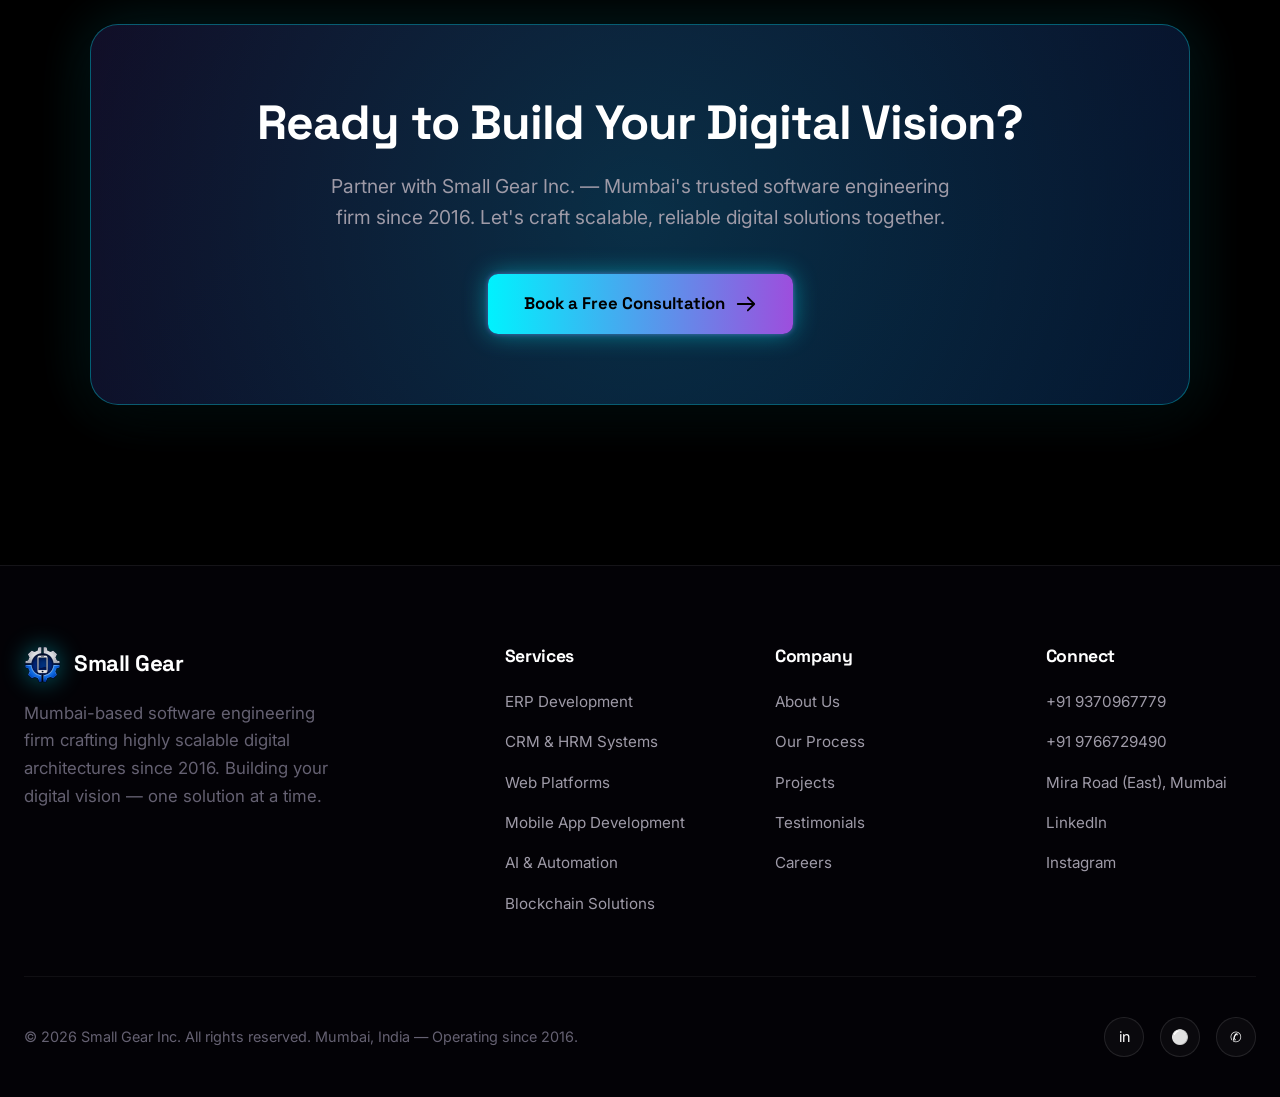
<file: why-us.html>
<!DOCTYPE html>
<html lang="en">
<head>
  <meta charset="UTF-8">
  <meta name="viewport" content="width=device-width, initial-scale=1.0">
  <title>Why Choose Small Gear Inc. | Mumbai Software Engineering</title>
  <meta name="description" content="9+ years of engineering excellence, a dedicated Mumbai-based team, transparent communication, agile delivery, and 65+ projects delivered — discover the Small Gear advantage.">
  <link rel="stylesheet" href="css/style.css?v=35.0">
  
</head>
<body class="preload">
  <!-- Mobile-only top banner -->
  <div class="mobile-top-banner">
    <span class="mobile-banner-icon">🖥️</span>
    <span>For the best experience, open on a <strong>desktop browser</strong></span>
  </div>

  <script>
    if (localStorage.getItem('theme') === 'light') {
      document.body.classList.add('light-theme');
    }
  </script>
<!-- STICKY THEME TOGGLE BUTTON -->
  <div class="bg-orb orb-1"></div>
  <div class="bg-orb orb-2"></div>
  <div class="bg-orb orb-3"></div>
  <nav class="navbar" id="navbar">
    <div class="nav-container">
      <a href="index.html" class="brand-logo">
        <img src="assets/logo.png" alt="Small Gear Logo" class="logo-img">
        <span>Small Gear</span>
      </a>
      <ul class="nav-links">
        <li><a href="index.html">Home</a></li>
        <li><a href="services.html">Services</a></li>
        <li><a href="process.html">Process</a></li>
        <li><a href="portfolio.html">Showcase</a></li>
        <li><a href="why-us.html" class="active">Why Us</a></li>
        <li><a href="testimonials.html">Testimonials</a></li>
      </ul>
            <div class="nav-actions" style="display: flex; align-items: center; gap: 16px;">
        <!-- STICKY THEME TOGGLE BUTTON -->
        
        <a href="contact.html" class="btn btn-glow" id="nav-cta">Get Started</a>
      </div>
      <!-- Theme Toggle inside nav for mobile -->
      <div class="vertical-theme-toggle nav-theme-toggle" id="theme-toggle-switch" title="Toggle Theme (Dark / Light)">
        <div class="toggle-slider"></div>
        <!-- Hamburger Menu Button for Mobile -->
      <button class="mobile-menu-toggle" id="mobile-menu-btn" aria-label="Toggle Menu">
        <svg width="24" height="24" fill="none" stroke="currentColor" viewBox="0 0 24 24">
          <path stroke-linecap="round" stroke-linejoin="round" stroke-width="2.5" d="M4 6h16M4 12h16M4 18h16" class="hamburger-icon"></path>
          <path stroke-linecap="round" stroke-linejoin="round" stroke-width="2.5" d="M6 18L18 6M6 6l12 12" class="close-icon" style="display: none;"></path>
        </svg>
      </button>
    </div>
  </nav>
  <section class="section" id="why-us" style="padding-top: 140px;">
    <div class="container">
      <div class="benefits-grid">
        <div class="benefits-content reveal">
          <span class="section-tag">The Small Gear Advantage</span>
          <h1>Why Choose Small Gear Inc.</h1>
          <p>Since 2016, we have been a dedicated Mumbai-based engineering team with a singular focus: building your digital vision. We bring technical depth, industry breadth, transparent communication, and a genuine commitment to your success — whether you are a startup or an established enterprise.</p>
        </div>
        <div class="why-us-right-col reveal">
          <div class="stats-grid">
            <div class="stat-box">
              <div class="stat-number" data-target="9+">0</div>
              <div class="stat-label">Years Operating</div>
            </div>
            <div class="stat-box">
              <div class="stat-number" data-target="65+">0</div>
              <div class="stat-label">Projects Delivered</div>
            </div>
            <div class="stat-box">
              <div class="stat-number" data-target="3">0</div>
              <div class="stat-label">Service Categories</div>
            </div>
            <div class="stat-box">
              <div class="stat-number" data-target="100%">0%</div>
              <div class="stat-label">Client-Focused</div>
            </div>
          </div>
        </div>
      </div>
      <div class="why-us-spline-container reveal">
        <iframe src="https://my.spline.design/webdiagram-yLUKKI0uTih8FO1NOaLkic5H/" frameborder="0" style="border: none; position: absolute; top: -20%; left: -20%; width: 140%; height: 140%; z-index: 2; pointer-events: auto; transform: scale(0.7); transform-origin: center center;"></iframe>
      </div>
      <div class="benefits-list-row reveal">
        <div class="benefit-item">
          <div class="benefit-icon">&#9881;</div>
          <h4 class="benefit-title">9+ Years of Engineering</h4>
          <p class="benefit-desc">Operating since 2016, we bring battle-tested expertise across mobile, web, enterprise software, AI, and blockchain.</p>
        </div>
        <div class="benefit-item">
          <div class="benefit-icon">&#128205;</div>
          <h4 class="benefit-title">Mumbai-Based Dedicated Team</h4>
          <p class="benefit-desc">Our engineers are based in Mumbai — ensuring seamless communication, IST timezone alignment, and deep understanding of Indian business needs.</p>
        </div>
        <div class="benefit-item">
          <div class="benefit-icon">&#128640;</div>
          <h4 class="benefit-title">Scalable Digital Architectures</h4>
          <p class="benefit-desc">We build solutions designed to grow with you — from startup MVPs to enterprise-grade platforms serving thousands of users simultaneously.</p>
        </div>
        <div class="benefit-item">
          <div class="benefit-icon">&#128736;</div>
          <h4 class="benefit-title">End-to-End Custom Engineering</h4>
          <p class="benefit-desc">From discovery and design through development and deployment — we own the complete engineering lifecycle so you don't have to coordinate multiple vendors.</p>
        </div>
      </div>
    </div>
  </section>
  <section class="cta-section" id="contact">
    <div class="container">
      <div class="cta-container reveal">
        <h2 class="cta-title">Ready to Build Your Digital Vision?</h2>
        <p class="cta-desc">Partner with Small Gear Inc. — Mumbai's trusted software engineering firm since 2016. Let's craft scalable, reliable digital solutions together.</p>
        <div class="cta-btn-wrapper">
          <a href="contact.html" class="btn btn-glow btn-lg" id="final-cta-btn">
            <span>Book a Free Consultation</span>
            <svg width="22" height="22" fill="none" stroke="currentColor" viewBox="0 0 24 24"><path stroke-linecap="round" stroke-linejoin="round" stroke-width="2" d="M14 5l7 7m0 0l-7 7m7-7H3"></path></svg>
          </a>
        </div>
      </div>
    </div>
  </section>
  <footer class="footer">
    <div class="footer-grid">
      <div class="footer-brand">
        <a href="index.html" class="brand-logo">
          <img src="assets/logo.png" alt="Small Gear Logo" class="logo-img">
          <span>Small Gear</span>
        </a>
        <p>Mumbai-based software engineering firm crafting highly scalable digital architectures since 2016. Building your digital vision — one solution at a time.</p>
      </div>
      <div class="footer-col">
        <h5>Services</h5>
        <ul>
          <li><a href="services.html#service-erp">ERP Development</a></li>
          <li><a href="services.html#service-crm">CRM &amp; HRM Systems</a></li>
          <li><a href="services.html#service-web">Web Platforms</a></li>
          <li><a href="services.html#service-mobile">Mobile App Development</a></li>
          <li><a href="services.html#service-ai">AI &amp; Automation</a></li>
          <li><a href="services.html#service-blockchain">Blockchain Solutions</a></li>
        </ul>
      </div>
      <div class="footer-col">
        <h5>Company</h5>
        <ul>
          <li><a href="index.html">About Us</a></li>
          <li><a href="process.html">Our Process</a></li>
          <li><a href="portfolio.html">Projects</a></li>
          <li><a href="testimonials.html">Testimonials</a></li>
          <li><a href="contact.html">Careers</a></li>
        </ul>
      </div>
      <div class="footer-col">
        <h5>Connect</h5>
        <ul>
          <li><a href="tel:+919370967779">+91 9370967779</a></li>
          <li><a href="tel:+919766729490">+91 9766729490</a></li>
          <li><a href="#">Mira Road (East), Mumbai</a></li>
          <li><a href="#">LinkedIn</a></li>
          <li><a href="#">Instagram</a></li>
        </ul>
      </div>
    </div>
    <div class="footer-bottom">
      <div>&copy; 2026 Small Gear Inc. All rights reserved. Mumbai, India &mdash; Operating since 2016.</div>
      <div class="social-icons">
        <a href="#" aria-label="LinkedIn" class="social-icon">in</a>
        <a href="#" aria-label="Instagram" class="social-icon">&#9898;</a>
        <a href="#" aria-label="WhatsApp" class="social-icon">&#9990;</a>
      </div>
    </div>
  </footer>
  <script src="js/main.js"></script>
</body>
</html>
</file>
<file: css/style.css>
/* ==========================================================================
   SMALL GEAR AI AGENCY - ULTRA PREMIUM FUTURISTIC DESIGN SYSTEM
   ========================================================================== */

@import url('https://fonts.googleapis.com/css2?family=Inter:wght@300;400;500;600&family=Space+Grotesk:wght@400;500;600;700&display=swap');

:root {
  /* Core Colors */
  --bg-primary: #000000;
  --bg-secondary: #05030A;
  --bg-gradient: linear-gradient(135deg, #000000 0%, #0A041A 50%, #02091D 100%);
  
  /* Glassmorphism Surfaces */
  --glass-bg: rgba(16, 13, 28, 0.55);
  --glass-bg-hover: rgba(26, 20, 46, 0.75);
  --glass-border: rgba(255, 255, 255, 0.07);
  --glass-border-glow: rgba(0, 242, 254, 0.55);
  
  /* Accents & Neon Glows */
  --neon-blue: #00F2FE;
  --electric-purple: #9D4EDD;
  --soft-cyan: #00FFFF;
  --vibrant-magenta: #FF007F;
  --gradient-neon: linear-gradient(90deg, var(--neon-blue), var(--electric-purple));
  --gradient-accent: linear-gradient(135deg, var(--electric-purple) 0%, var(--soft-cyan) 100%);
  
  /* Typography & Neutral Palette */
  --text-main: #FFFFFF;
  --text-muted: #9E9AA7;
  --text-dim: #656172;
  --font-heading: 'Space Grotesk', -apple-system, BlinkMacSystemFont, sans-serif;
  --font-body: 'Inter', -apple-system, BlinkMacSystemFont, sans-serif;
  
  /* Dimensions & Spacing */
  --max-width: 1280px;
  --nav-height: 84px;
  --section-padding: 120px 24px;
  --radius-sm: 10px;
  --radius-md: 18px;
  --radius-lg: 28px;
  --transition: all 0.38s cubic-bezier(0.16, 1, 0.3, 1);
}

/* ==========================================================================
   RESET & BASE STYLES
   ========================================================================== */
* {
  margin: 0;
  padding: 0;
  box-sizing: border-box;
  scroll-behavior: smooth;
}

body {
  background-color: var(--bg-primary);

  color: var(--text-main);
  font-family: var(--font-body);
  line-height: 1.65;
  overflow-x: hidden;
  selection-background-color: var(--electric-purple);
  selection-color: #FFFFFF;
}

::selection {
  background: var(--electric-purple);
  color: #FFFFFF;
}

h1, h2, h3, h4, h5, h6 {
  font-family: var(--font-heading);
  font-weight: 700;
  line-height: 1.15;
  letter-spacing: -0.02em;
}

p {
  color: var(--text-muted);
  font-size: 1.05rem;
  font-weight: 400;
}

a {
  color: inherit;
  text-decoration: none;
  transition: var(--transition);
}

ul {
  list-style: none;
}

.container {
  max-width: var(--max-width);
  margin: 0 auto;
  position: relative;
  z-index: 2;
}

.section {
  padding: var(--section-padding);
  position: relative;
}

/* Background Glowing Orbs */
.bg-orb {
  position: absolute;
  border-radius: 50%;
  filter: blur(120px);
  z-index: 0;
  pointer-events: none;
  opacity: 0.35;
  animation: floatOrb 15s ease-in-out infinite alternate;
}

.orb-1 {
  width: 500px;
  height: 500px;
  background: radial-gradient(circle, var(--electric-purple), transparent 70%);
  top: 10%;
  left: -150px;
}

.orb-2 {
  width: 600px;
  height: 600px;
  background: radial-gradient(circle, var(--neon-blue), transparent 70%);
  top: 35%;
  right: -200px;
  animation-delay: -5s;
}

.orb-3 {
  width: 550px;
  height: 550px;
  background: radial-gradient(circle, var(--vibrant-magenta), transparent 70%);
  bottom: 10%;
  left: 20%;
  animation-delay: -9s;
}

@keyframes floatOrb {
  0% { transform: translate(0, 0) scale(1); }
  50% { transform: translate(50px, 30px) scale(1.1); }
  100% { transform: translate(-30px, -40px) scale(0.95); }
}

/* ==========================================================================
   NAVIGATION BAR
   ========================================================================== */
.navbar {
  position: fixed;
  top: 0;
  left: 0;
  width: 100%;
  max-width: 100vw;
  height: var(--nav-height);
  display: flex;
  align-items: center;
  z-index: 1000;
  transition: var(--transition);
  background: transparent;
  border-bottom: 1px solid transparent;
  overflow: hidden;
  box-sizing: border-box;
}

.navbar.scrolled {
  background: rgba(8, 6, 18, 0.82);
  backdrop-filter: blur(20px);
  border-bottom: 1px solid rgba(255, 255, 255, 0.08);
  box-shadow: 0 10px 30px rgba(0, 0, 0, 0.5);
  height: 72px;
}

.nav-container {
  display: flex;
  justify-content: space-between;
  align-items: center;
  width: 100%;
  max-width: 100%;
  padding: 0 24px;
  box-sizing: border-box;
  overflow: hidden;
}

.brand-logo {
  display: flex;
  align-items: center;
  gap: 12px;
  font-family: var(--font-heading);
  font-size: 1.4rem;
  font-weight: 700;
  letter-spacing: -0.5px;
}

.logo-img {
  height: 38px;
  width: auto;
  max-width: 140px;
  object-fit: contain;
  filter: drop-shadow(0 0 12px rgba(0, 242, 254, 0.4));
  transition: transform 0.3s ease;
}

.brand-logo:hover .logo-img {
  transform: scale(1.05);
}

.logo-icon::after {
  content: '';
  position: absolute;
  width: 100%;
  height: 100%;
  background: linear-gradient(135deg, transparent 40%, rgba(255, 255, 255, 0.8) 50%, transparent 60%);
  animation: logoShine 4s infinite;
}

@keyframes logoShine {
  0% { transform: translateX(-150%) skewX(-30deg); }
  20%, 100% { transform: translateX(150%) skewX(-30deg); }
}

.nav-links {
  display: flex;
  gap: 36px;
  align-items: center;
}
/* Early mobile nav hiding — must be placed here to override base flex display */
@media (max-width: 640px) {
  .navbar {
    max-width: 100vw !important;
    /* NO overflow:hidden here — it was clipping the hamburger button */
  }
  .nav-container {
    max-width: 100% !important;
    padding: 0 14px !important;
    box-sizing: border-box !important;
    overflow: visible !important; /* allow all children to render */
    flex-wrap: nowrap !important;
  }
  /* Brand logo stays on left and doesn't shrink */
  .brand-logo {
    flex-shrink: 0 !important;
  }
  .nav-links {
    display: none !important;
  }
  .nav-actions {
    display: none !important;
  }
  /* Push the toggle+hamburger pair to the far right */
  .nav-theme-toggle {
    margin-left: auto !important;
    margin-right: 10px !important;  /* gap between toggle and hamburger */
    flex-shrink: 0 !important;
  }
  .mobile-menu-toggle {
    display: flex !important;
    align-items: center !important;
    justify-content: center !important;
    background: transparent !important;
    border: none !important;
    cursor: pointer !important;
    z-index: 2001 !important;
    padding: 6px !important;
    width: 44px !important;
    height: 44px !important;
    flex-shrink: 0 !important;
    margin-left: 0 !important;
  }
  body.light-theme .mobile-menu-toggle {
    color: #0f172a !important;
  }
  body:not(.light-theme) .mobile-menu-toggle {
    color: #ffffff !important;
  }
  .mobile-menu-toggle svg {
    display: block !important;
    width: 26px !important;
    height: 26px !important;
    fill: none !important;
    pointer-events: none !important;
  }
  .mobile-menu-toggle svg path {
    stroke: currentColor !important;
    stroke-width: 2.5px !important;
  }
}

.nav-links a {
  font-size: 0.95rem;
  font-weight: 500;
  color: var(--text-muted);
  position: relative;
  padding: 4px 0;
}

.nav-links a:hover, .nav-links a.active {
  color: var(--text-main);
  text-shadow: 0 0 12px rgba(0, 242, 254, 0.6);
}

.nav-links a::after {
  content: '';
  position: absolute;
  bottom: 0;
  left: 0;
  width: 0;
  height: 2px;
  background: var(--gradient-neon);
  transition: var(--transition);
}

.nav-links a:hover::after, .nav-links a.active::after {
  width: 100%;
}

/* ==========================================================================
   BUTTON SYSTEM
   ========================================================================== */
.btn {
  display: inline-flex;
  align-items: center;
  justify-content: center;
  gap: 10px;
  font-family: var(--font-heading);
  font-size: 0.95rem;
  font-weight: 600;
  padding: 14px 28px;
  border-radius: var(--radius-sm);
  cursor: pointer;
  transition: var(--transition);
  position: relative;
  overflow: hidden;
  border: none;
  white-space: nowrap;
}

.btn-glow {
  background: var(--gradient-neon);
  color: #000000;
  font-weight: 700;
  box-shadow: 0 0 25px rgba(0, 242, 254, 0.45), 0 0 5px rgba(157, 78, 221, 0.6);
}

.btn-glow:hover {
  transform: translateY(-2px) scale(1.03);
  box-shadow: 0 0 38px rgba(0, 242, 254, 0.75), 0 0 15px rgba(157, 78, 221, 0.8);
}

.btn-outline {
  background: rgba(255, 255, 255, 0.03);
  border: 1px solid rgba(255, 255, 255, 0.2);
  color: var(--text-main);
  backdrop-filter: blur(10px);
}

.btn-outline:hover {
  background: rgba(255, 255, 255, 0.1);
  border-color: var(--neon-blue);
  box-shadow: 0 0 20px rgba(0, 242, 254, 0.25);
  transform: translateY(-2px);
}

.btn-lg {
  padding: 16px 36px;
  font-size: 1.05rem;
}

/* ==========================================================================
   HERO SECTION (SPLIT SCREEN - 2-COLUMN)
   ========================================================================== */
.hero {
  min-height: 100vh;
  display: flex;
  align-items: center;
  padding-top: var(--nav-height);
  position: relative;
  overflow: hidden;
}

.hero-grid {
  display: grid;
  grid-template-columns: 1.05fr 1.15fr;
  gap: 20px;
  align-items: center;
  width: 100%;
}

.hero-content {
  z-index: 10;
}

.badge {
  display: inline-flex;
  align-items: center;
  gap: 8px;
  padding: 6px 16px;
  border-radius: 50px;
  background: rgba(157, 78, 221, 0.12);
  border: 1px solid rgba(157, 78, 221, 0.35);
  font-size: 0.85rem;
  font-weight: 600;
  color: var(--soft-cyan);
  margin-bottom: 24px;
  box-shadow: 0 0 15px rgba(157, 78, 221, 0.2);
  text-transform: uppercase;
  letter-spacing: 1px;
}

.badge-dot {
  width: 8px;
  height: 8px;
  border-radius: 50%;
  background-color: var(--soft-cyan);
  box-shadow: 0 0 8px var(--soft-cyan);
  animation: pulseDot 1.5s infinite;
}

@keyframes pulseDot {
  0%, 100% { opacity: 1; transform: scale(1); }
  50% { opacity: 0.4; transform: scale(0.8); }
}

.hero-title {
  font-size: 3.6rem;
  letter-spacing: -1.5px;
  margin-bottom: 22px;
  background: linear-gradient(135deg, #FFFFFF 0%, #E2DEED 70%, #908C9F 100%);
  -webkit-background-clip: text;
  -webkit-text-fill-color: transparent;
}

.hero-title span {
  background: var(--gradient-neon);
  -webkit-background-clip: text;
  -webkit-text-fill-color: transparent;
  filter: drop-shadow(0 0 25px rgba(0, 242, 254, 0.3));
}

.hero-subtitle {
  font-size: 1.25rem;
  color: var(--text-muted);
  max-width: 580px;
  margin-bottom: 40px;
  line-height: 1.7;
}

.hero-actions {
  display: flex;
  gap: 20px;
  margin-bottom: 60px;
}

.trust-section {
  padding-top: 30px;
  border-top: 1px solid rgba(255, 255, 255, 0.08);
}

.trust-label {
  font-size: 0.8rem;
  text-transform: uppercase;
  letter-spacing: 1.5px;
  color: var(--text-dim);
  margin-bottom: 16px;
}

.trust-logos {
  display: flex;
  align-items: center;
  gap: 36px;
  opacity: 0.7;
}

.trust-logo-item {
  font-family: var(--font-heading);
  font-weight: 700;
  font-size: 1.15rem;
  letter-spacing: 2px;
  color: #FFFFFF;
  display: flex;
  align-items: center;
  gap: 6px;
  filter: grayscale(100%) opacity(0.8);
  transition: var(--transition);
}

.trust-logo-item:hover {
  filter: grayscale(0%) opacity(1);
  color: var(--neon-blue);
  text-shadow: 0 0 10px rgba(0, 242, 254, 0.5);
}

/* HERO RIGHT SIDE - SEAMLESS 3D SPLINE ROBOT CONTAINER */
.hero-visual-reserved {
  position: relative;
  width: 100%;
  height: 620px;
  display: flex;
  align-items: center;
  justify-content: center;
  background: transparent;
  border: none;
  box-shadow: none;
  overflow: hidden;
  pointer-events: auto;
}

/* ==========================================================================
   SECTION HEADERS
   ========================================================================== */
.section-header {
  text-align: center;
  max-width: 720px;
  margin: 0 auto 64px auto;
}

.section-tag {
  display: inline-block;
  font-size: 0.85rem;
  font-weight: 600;
  text-transform: uppercase;
  letter-spacing: 2px;
  color: var(--neon-blue);
  margin-bottom: 12px;
  text-shadow: 0 0 10px rgba(0, 242, 254, 0.4);
}

.section-title {
  font-size: 2.8rem;
  margin-bottom: 20px;
  color: var(--text-main);
}

.section-description {
  font-size: 1.15rem;
  color: var(--text-muted);
}

/* ==========================================================================
   3D BOXES HOVER SPLINE SECTION (Hero to Services Transition Expanse)
   ========================================================================== */
.boxes-hover-spline-section {
  position: relative;
  width: 100%;
  padding: 20px 0;
  overflow: hidden;
  z-index: 2;
}

.boxes-hover-spline-container {
  position: relative;
  width: 100%;
  height: 650px; /* Expanded height to ensure "For You" and bottom text render 100% unclipped */
  background: transparent;
  overflow: hidden;
  mix-blend-mode: screen;
  /* Radial mask seamlessly fades canvas edges without clipping inner text elements */
  -webkit-mask-image: radial-gradient(ellipse at center, rgba(0, 0, 0, 1) 75%, rgba(0, 0, 0, 0) 100%);
  mask-image: radial-gradient(ellipse at center, rgba(0, 0, 0, 1) 75%, rgba(0, 0, 0, 0) 100%);
}

/* ==========================================================================
   SERVICES SECTION
   ========================================================================== */
.services-spline-container {
  position: relative;
  width: 100%;
  height: 380px;
  background: transparent;
  overflow: hidden;
  pointer-events: none; /* Let clicks/scroll pass through to prevent scroll trapping */
  border: none;
  box-shadow: none;
  border-radius: 0;
  z-index: 1; /* Placed in the background under translucent cards */
  mix-blend-mode: screen; /* Blends away the grey Spline canvas, leaving only pure neon loops */
  /* CSS mask to seamlessly fade the Spline canvas edges into our solid background */
  -webkit-mask-image: radial-gradient(ellipse at center, rgba(0, 0, 0, 1) 35%, rgba(0, 0, 0, 0) 80%);
  mask-image: radial-gradient(ellipse at center, rgba(0, 0, 0, 1) 35%, rgba(0, 0, 0, 0) 80%);
}

.services-grid {
  display: grid;
  grid-template-columns: repeat(3, 1fr);
  gap: 30px 95px; /* Increased column gap to 95px for horizontal breathing room */
  position: relative;
  z-index: 2;
}

@media (min-width: 1081px) {
  .services-grid {
    grid-template-rows: auto auto auto;
    align-items: start;
  }
  
  /* Staggered Column Placements (Pinterest Masonry style) */
  #service-automation { grid-column: 1; grid-row: 1; }
  #service-marketing { grid-column: 2; grid-row: 1; }
  #service-content { grid-column: 3; grid-row: 1; }

  #service-webdev { 
    grid-column: 1; 
    grid-row: 2; 
    margin-top: -30px;
  }
  .services-spline-container { 
    grid-column: 2; 
    grid-row: 2; 
    height: 400px; /* Minimized height */
    width: 170%; /* Massive width to completely prevent WebGL boundary clipping across the 95px gap */
    margin-left: -30%; /* Shifted container to the right while keeping left boundary far beyond the clip zone */
    margin-top: -30px; /* Reduced vertical overlap */
    margin-bottom: -30px;
  }
  #service-funnels { 
    grid-column: 3; 
    grid-row: 2; 
    margin-top: -30px;
  }

  #service-branding { 
    grid-column: 2; 
    grid-row: 3; 
    margin-top: 40px;
  }

  /* Move the entire left and right columns outwards & downwards to isolate the centerpiece */
  #service-automation, #service-webdev {
    transform: translate(-30px, 110px);
  }
  #service-automation:hover, #service-webdev:hover {
    transform: translate(-30px, 102px) scale(1.02);
  }
  
  #service-content, #service-funnels {
    transform: translate(30px, 110px);
  }
  #service-content:hover, #service-funnels:hover {
    transform: translate(30px, 102px) scale(1.02);
  }
}

.service-card {
  background: rgba(6, 4, 14, 0.02); /* Extremely transparent background */
  backdrop-filter: blur(2px); /* Very low blur so WebGL shapes remain sharp and highly visible */
  border: 1px solid var(--glass-border);
  border-radius: var(--radius-md);
  padding: 40px 32px;
  position: relative;
  z-index: 2; /* Keep cards in foreground */
  overflow: hidden;
  transition: var(--transition);
  display: flex;
  flex-direction: column;
}

.service-card:hover {
  transform: translateY(-8px) scale(1.02);
  background: rgba(14, 10, 26, 0.6);
  border-color: rgba(0, 242, 254, 0.4);
  box-shadow: 0 20px 40px rgba(0, 0, 0, 0.6), 0 0 30px rgba(157, 78, 221, 0.15);
}

.service-card::before {
  content: '';
  position: absolute;
  top: 0;
  left: 0;
  width: 100%;
  height: 3px;
  background: var(--gradient-neon);
  opacity: 0;
  transition: var(--transition);
}

.service-card:hover {
  transform: translateY(-8px) scale(1.02);
  background: var(--glass-bg-hover);
  border-color: rgba(0, 242, 254, 0.4);
  box-shadow: 0 20px 40px rgba(0, 0, 0, 0.6), 0 0 30px rgba(157, 78, 221, 0.15);
}

.service-card:hover::before {
  opacity: 1;
}

.service-icon {
  width: 64px;
  height: 64px;
  border-radius: 14px;
  background: rgba(0, 242, 254, 0.1);
  border: 1px solid rgba(0, 242, 254, 0.3);
  display: flex;
  align-items: center;
  justify-content: center;
  margin-bottom: 28px;
  color: var(--neon-blue);
  box-shadow: 0 0 20px rgba(0, 242, 254, 0.2);
  transition: var(--transition);
}

.service-card:hover .service-icon {
  background: var(--gradient-neon);
  color: #000;
  box-shadow: 0 0 30px rgba(0, 242, 254, 0.6);
  transform: scale(1.1) rotate(-5deg);
}

.service-icon svg {
  width: 32px;
  height: 32px;
  stroke-width: 2;
}

.service-title {
  font-size: 1.45rem;
  margin-bottom: 16px;
  color: var(--text-main);
}

.service-desc {
  font-size: 0.98rem;
  color: var(--text-muted);
  margin-bottom: 28px;
  flex-grow: 1;
}

.service-link {
  display: inline-flex;
  align-items: center;
  gap: 8px;
  font-size: 0.95rem;
  font-weight: 600;
  color: var(--neon-blue);
  margin-top: auto;
}

.service-link:hover {
  gap: 14px;
  text-shadow: 0 0 10px rgba(0, 242, 254, 0.6);
}

/* ==========================================================================
   PROCESS / VERTICAL SCROLL TIMELINE SECTION
   ========================================================================== */
.process-container {
  position: relative;
  max-width: 820px;
  margin: 60px auto 0 auto;
  padding: 40px 0;
}

.timeline-track {
  position: absolute;
  left: 36px;
  top: 0;
  bottom: 0;
  width: 4px;
  background: rgba(255, 255, 255, 0.06);
  border-radius: 4px;
  overflow: hidden;
  z-index: 1;
}

.timeline-progress {
  position: absolute;
  left: 0;
  top: 0;
  width: 100%;
  height: 0%;
  background: linear-gradient(180deg, var(--neon-blue) 0%, var(--electric-purple) 50%, var(--vibrant-magenta) 100%);
  transition: height 0.15s ease-out;
  box-shadow: 0 0 15px var(--neon-blue);
}

.timeline-step {
  display: grid;
  grid-template-columns: 72px 1fr;
  gap: 36px;
  margin-bottom: 60px;
  position: relative;
  z-index: 2; /* Render steps above the timeline track line */
  opacity: 0.28;
  transform: translateY(30px);
  transition: opacity 0.6s cubic-bezier(0.16, 1, 0.3, 1), transform 0.6s cubic-bezier(0.16, 1, 0.3, 1);
}

.timeline-step:last-child {
  margin-bottom: 0;
}

.timeline-step.active {
  opacity: 1;
  transform: translateY(0);
}

.timeline-dot-wrapper {
  display: flex;
  justify-content: center;
  align-items: flex-start;
  z-index: 2;
}

.timeline-dot {
  width: 72px;
  height: 72px;
  border-radius: 50%;
  background: #05030a; /* Solid dark background to hide the line track */
  position: relative;
  z-index: 3; /* Stack the dot above the line track */
  border: 2px solid rgba(255, 255, 255, 0.12);
  color: var(--text-muted);
  font-family: var(--font-heading);
  font-size: 1.35rem;
  font-weight: 700;
  display: flex;
  align-items: center;
  justify-content: center;
  transition: all 0.4s cubic-bezier(0.16, 1, 0.3, 1);
  box-shadow: 0 0 0 rgba(0, 242, 254, 0);
}

.timeline-step.active .timeline-dot {
  border-color: var(--neon-blue);
  color: var(--neon-blue);
  background: #05030a; /* Maintain solid background */
  box-shadow: 0 0 25px rgba(0, 242, 254, 0.45);
  text-shadow: 0 0 12px rgba(0, 242, 254, 0.6);
  transform: scale(1.08);
}

.timeline-content {
  background: var(--glass-bg);
  backdrop-filter: blur(15px);
  border: 1px solid var(--glass-border);
  border-radius: var(--radius-md);
  padding: 36px 40px;
  transition: var(--transition);
}

.timeline-step.active .timeline-content {
  border-color: rgba(157, 78, 221, 0.38);
  box-shadow: 0 15px 40px rgba(0, 0, 0, 0.55), 0 0 25px rgba(157, 78, 221, 0.12);
}

.step-title {
  font-size: 1.45rem;
  margin-bottom: 12px;
  color: #FFFFFF;
}

.step-desc {
  font-size: 1.02rem;
  color: var(--text-muted);
  line-height: 1.7;
}

/* ==========================================================================
   PORTFOLIO SHOWCASE SECTION
   ========================================================================== */
.portfolio-grid {
  display: grid;
  grid-template-columns: repeat(3, 1fr);
  gap: 32px;
}

.project-card {
  border-radius: var(--radius-md);
  overflow: hidden;
  background: var(--glass-bg);
  border: 1px solid var(--glass-border);
  transition: var(--transition);
  position: relative;
  display: flex;
  flex-direction: column;
}

.project-card:hover {
  transform: translateY(-10px);
  border-color: rgba(0, 242, 254, 0.5);
  box-shadow: 0 25px 50px rgba(0, 0, 0, 0.7), 0 0 40px rgba(0, 242, 254, 0.2);
}

.project-img-wrapper {
  width: 100%;
  height: 240px;
  overflow: hidden;
  position: relative;
}

.project-img-wrapper img {
  width: 100%;
  height: 100%;
  object-fit: cover;
  transition: transform 0.6s cubic-bezier(0.16, 1, 0.3, 1);
}

.project-card:hover .project-img-wrapper img {
  transform: scale(1.12);
}

.project-overlay {
  position: absolute;
  top: 0;
  left: 0;
  width: 100%;
  height: 100%;
  background: linear-gradient(0deg, rgba(8, 6, 18, 0.95) 0%, rgba(8, 6, 18, 0.2) 60%, transparent 100%);
}

.project-metric {
  position: absolute;
  top: 16px;
  right: 16px;
  background: rgba(0, 0, 0, 0.75);
  backdrop-filter: blur(10px);
  border: 1px solid var(--electric-purple);
  color: var(--soft-cyan);
  font-family: var(--font-heading);
  font-size: 0.85rem;
  font-weight: 700;
  padding: 6px 12px;
  border-radius: 6px;
  box-shadow: 0 0 12px rgba(157, 78, 221, 0.4);
}

.project-info {
  padding: 28px 24px;
  display: flex;
  flex-direction: column;
  flex-grow: 1;
}

.project-tags {
  display: flex;
  gap: 10px;
  margin-bottom: 12px;
}

.project-tag {
  font-size: 0.75rem;
  font-weight: 600;
  color: var(--neon-blue);
  background: rgba(0, 242, 254, 0.1);
  padding: 4px 10px;
  border-radius: 4px;
  text-transform: uppercase;
  letter-spacing: 0.5px;
}

.project-title {
  font-size: 1.35rem;
  margin-bottom: 10px;
  color: #FFFFFF;
}

.project-desc {
  font-size: 0.95rem;
  color: var(--text-muted);
}

/* ==========================================================================
   WHY CHOOSE US / BENEFITS SECTION
   ========================================================================== */
.benefits-grid {
  display: grid;
  grid-template-columns: 1.15fr 0.85fr;
  gap: 40px 60px;
  align-items: start; /* Align stats grid with the top of benefits content */
}

.benefits-content h3 {
  font-size: 2.4rem;
  margin-bottom: 24px;
}

.benefits-content p {
  margin-bottom: 36px;
  font-size: 1.1rem;
}

.benefits-list {
  display: grid;
  grid-template-columns: repeat(2, 1fr);
  gap: 24px;
}

.benefit-item {
  background: rgba(255, 255, 255, 0.02);
  border: 1px solid var(--glass-border);
  border-radius: var(--radius-md);
  padding: 24px;
  transition: var(--transition);
}

.benefit-item:hover {
  background: rgba(255, 255, 255, 0.05);
  border-color: var(--neon-blue);
  transform: translateY(-4px);
  box-shadow: 0 0 25px rgba(0, 242, 254, 0.15);
}

.benefit-icon {
  width: 48px;
  height: 48px;
  border-radius: 12px;
  background: var(--gradient-accent);
  color: #000;
  display: flex;
  align-items: center;
  justify-content: center;
  margin-bottom: 16px;
  font-weight: 700;
  box-shadow: 0 0 15px rgba(0, 242, 254, 0.3);
}

.benefit-title {
  font-size: 1.2rem;
  margin-bottom: 8px;
  color: #FFF;
}

.benefit-desc {
  font-size: 0.9rem;
  color: var(--text-muted);
}

/* Stats Container on Right */
.stats-grid {
  display: grid;
  grid-template-columns: repeat(2, 1fr);
  gap: 24px;
  margin-top: 15px; /* Slight offset from top alignment */
}

.stat-box {
  background: var(--glass-bg);
  border: 1px solid var(--glass-border);
  border-radius: var(--radius-lg);
  padding: 36px 28px;
  text-align: center;
  position: relative;
  overflow: hidden;
  transition: var(--transition);
}

.stat-box:hover {
  border-color: var(--vibrant-magenta);
  box-shadow: 0 0 35px rgba(255, 0, 127, 0.2);
  transform: scale(1.03);
}

.stat-number {
  font-family: var(--font-heading);
  font-size: 3.2rem;
  font-weight: 800;
  background: var(--gradient-neon);
  -webkit-background-clip: text;
  -webkit-text-fill-color: transparent;
  margin-bottom: 8px;
  line-height: 1;
}

.stat-label {
  font-size: 0.95rem;
  color: var(--text-muted);
  font-weight: 500;
  text-transform: uppercase;
  letter-spacing: 1px;
}

.why-us-right-col {
  display: flex;
  flex-direction: column;
  gap: 30px;
}

/* WHY CHOOSE US - SEAMLESS 3D WEB DIAGRAM ELEMENT */
.why-us-spline-container {
  position: relative;
  width: 100%;
  height: 420px; /* Expanded to a wide horizontal rectangular viewport */
  margin-top: 40px;
  margin-bottom: 30px;
  background: transparent;
  overflow: hidden;
  pointer-events: none;
  z-index: 1;
  mix-blend-mode: screen; /* Blends dark canvas texture out, rendering loops raw */
  /* CSS mask to seamlessly fade the Spline canvas edges into our solid background */
  -webkit-mask-image: radial-gradient(ellipse at center, rgba(0, 0, 0, 1) 30%, rgba(0, 0, 0, 0) 78%);
  mask-image: radial-gradient(ellipse at center, rgba(0, 0, 0, 1) 30%, rgba(0, 0, 0, 0) 78%);
}

/* Row-aligned Benefits Cards at the bottom */
.benefits-list-row {
  display: grid;
  grid-template-columns: repeat(4, 1fr); /* Arranged in one single row spanning full container width */
  gap: 24px;
  margin-top: 20px;
}

/* ==========================================================================
   TESTIMONIALS SECTION
   ========================================================================== */
/* TESTIMONIALS - 2-COLUMN HERO + EXPANDED GRID */

#testimonials {
  overflow: visible;
}

/* Allow the testimonials section container to bleed right */
#testimonials .container {
  overflow: visible;
}

/* Split hero: left testimonials + right Spline */
.testimonials-hero {
  display: grid;
  grid-template-columns: 1fr 1fr;
  gap: 40px;
  align-items: center;
  margin: 40px 0 60px 0;
  min-height: 520px;
}

/* LEFT: stacked testimonial quote cards */
.testimonials-hero-left {
  display: flex;
  flex-direction: column;
  gap: 24px;
}

.testi-hero-card {
  background: rgba(255, 255, 255, 0.04);
  border: 1px solid rgba(255, 255, 255, 0.08);
  border-radius: 16px;
  padding: 28px 30px;
  backdrop-filter: blur(12px);
  transition: border-color 0.3s ease, transform 0.3s ease;
}

.testi-hero-card:hover {
  border-color: rgba(0, 229, 255, 0.25);
  transform: translateY(-3px);
}

.testi-hero-card .stars {
  color: #00e5ff;
  font-size: 14px;
  letter-spacing: 3px;
  margin-bottom: 12px;
}

.testi-hero-card .quote-text {
  font-size: 0.95rem;
  line-height: 1.7;
  color: rgba(255, 255, 255, 0.8);
  margin-bottom: 20px;
  font-style: italic;
}

/* RIGHT: Spline element container — bleeds past the right edge */
.testimonials-hero-right {
  position: relative;
  height: 520px;
  overflow: visible;
  /* Extend rightward past the container boundary */
  margin-right: -120px;
}

.testimonials-spline-title {
  position: absolute;
  top: 0;
  left: 0;
  right: -60px;   /* Extra bleed to the right */
  bottom: 0;
  overflow: visible;
  mix-blend-mode: screen;
}

.testimonials-spline-title iframe {
  position: absolute;
  top: 0;
  left: 0;
  width: 100%;
  height: 100%;
  border: none;
}

/* 3-column grid for 6 bottom testimonial cards */
.testimonials-grid {
  display: grid;
  grid-template-columns: repeat(3, 1fr);
  gap: 24px;
  margin-top: 0;
}

@media (max-width: 900px) {
  .testimonials-hero {
    grid-template-columns: 1fr;
  }
  .testimonials-hero-right {
    height: 360px;
  }
  .testimonials-grid {
    grid-template-columns: repeat(2, 1fr);
  }
}

@media (max-width: 600px) {
  .testimonials-grid {
    grid-template-columns: 1fr;
  }
}



.testimonial-card {
  background: var(--glass-bg);
  border: 1px solid var(--glass-border);
  border-radius: var(--radius-md);
  padding: 36px 30px;
  transition: var(--transition);
  display: flex;
  flex-direction: column;
  justify-content: space-between;
}

.testimonial-card:hover {
  transform: translateY(-6px);
  border-color: rgba(0, 242, 254, 0.35);
  box-shadow: 0 15px 35px rgba(0, 0, 0, 0.5), 0 0 25px rgba(0, 242, 254, 0.1);
}

.stars {
  color: var(--neon-blue);
  font-size: 1.1rem;
  margin-bottom: 20px;
  letter-spacing: 4px;
  text-shadow: 0 0 10px rgba(0, 242, 254, 0.5);
}

.quote-text {
  font-size: 1.05rem;
  color: #E2DEED;
  line-height: 1.7;
  margin-bottom: 28px;
  font-style: italic;
}

.client-author {
  display: flex;
  align-items: center;
  gap: 16px;
}

.client-avatar {
  width: 50px;
  height: 50px;
  border-radius: 50%;
  background: var(--gradient-accent);
  display: flex;
  align-items: center;
  justify-content: center;
  font-family: var(--font-heading);
  font-weight: 700;
  color: #000;
  font-size: 1.2rem;
  box-shadow: 0 0 15px rgba(157, 78, 221, 0.4);
}

.client-info h4 {
  font-size: 1.05rem;
  color: #FFFFFF;
}

.client-info p {
  font-size: 0.85rem;
  color: var(--neon-blue);
}

/* ==========================================================================
   CALL TO ACTION STRIP
   ========================================================================== */
.cta-section {
  padding: 100px 24px;
  margin: 60px 0;
}

.cta-container {
  max-width: 1100px;
  margin: 0 auto;
  background: linear-gradient(135deg, rgba(20, 10, 40, 0.85) 0%, rgba(5, 20, 50, 0.85) 100%);
  border: 1px solid rgba(0, 242, 254, 0.35);
  border-radius: var(--radius-lg);
  padding: 70px 60px;
  text-align: center;
  position: relative;
  overflow: hidden;
  box-shadow: 0 25px 60px rgba(0, 0, 0, 0.7), 0 0 60px rgba(0, 242, 254, 0.15);
}

.cta-container::after {
  content: '';
  position: absolute;
  top: -50%;
  left: -50%;
  width: 200%;
  height: 200%;
  background: radial-gradient(circle at center, rgba(0, 242, 254, 0.15) 0%, transparent 60%);
  pointer-events: none;
}

.cta-title {
  font-size: 3rem;
  margin-bottom: 20px;
  color: #FFFFFF;
  position: relative;
  z-index: 2;
}

.cta-desc {
  font-size: 1.2rem;
  color: var(--text-muted);
  max-width: 650px;
  margin: 0 auto 40px auto;
  position: relative;
  z-index: 2;
}

.cta-btn-wrapper {
  position: relative;
  z-index: 2;
}

/* ==========================================================================
   FOOTER
   ========================================================================== */
.footer {
  background: #030206;
  border-top: 1px solid rgba(255, 255, 255, 0.07);
  padding: 80px 24px 40px 24px;
}

.footer-grid {
  max-width: var(--max-width);
  margin: 0 auto;
  display: grid;
  grid-template-columns: 2fr repeat(3, 1fr);
  gap: 60px;
  margin-bottom: 60px;
}

.footer-brand p {
  margin-top: 16px;
  max-width: 320px;
  color: var(--text-dim);
}

.footer-col h5 {
  font-size: 1.1rem;
  color: #FFFFFF;
  margin-bottom: 22px;
}

.footer-col ul {
  display: flex;
  flex-direction: column;
  gap: 14px;
}

.footer-col a {
  color: var(--text-muted);
  font-size: 0.95rem;
}

.footer-col a:hover {
  color: var(--neon-blue);
  padding-left: 6px;
}

.footer-bottom {
  max-width: var(--max-width);
  margin: 0 auto;
  padding-top: 40px;
  border-top: 1px solid rgba(255, 255, 255, 0.05);
  display: flex;
  justify-content: space-between;
  align-items: center;
  color: var(--text-dim);
  font-size: 0.9rem;
}

.social-icons {
  display: flex;
  gap: 16px;
}

.social-icon {
  width: 40px;
  height: 40px;
  border-radius: 50%;
  background: rgba(255, 255, 255, 0.03);
  border: 1px solid rgba(255, 255, 255, 0.1);
  display: flex;
  align-items: center;
  justify-content: center;
  color: #FFF;
  transition: var(--transition);
}

.social-icon:hover {
  background: var(--gradient-neon);
  color: #000;
  border-color: transparent;
  box-shadow: 0 0 20px rgba(0, 242, 254, 0.6);
  transform: translateY(-3px);
}

/* ==========================================================================
   SCROLL REVEAL ANIMATIONS
   ========================================================================== */
.reveal {
  opacity: 0;
  transform: translateY(35px);
  transition: opacity 0.8s cubic-bezier(0.16, 1, 0.3, 1), transform 0.8s cubic-bezier(0.16, 1, 0.3, 1);
}

.reveal.active {
  opacity: 1;
  transform: translateY(0);
}

/* ==========================================================================
   RESPONSIVE DESIGN
   ========================================================================== */
@media (max-width: 1080px) {
  .services-grid, .portfolio-grid, .testimonials-grid {
    grid-template-columns: repeat(2, 1fr);
  }
  .benefits-list-row {
    grid-template-columns: repeat(2, 1fr);
    gap: 20px;
  }
}

@media (max-width: 768px) {
  .services-spline-container {
    height: 280px;
    margin: -10px auto 36px auto;
  }
  .why-us-spline-container {
    height: 300px;
    margin-top: 20px;
  }
  .testimonials-spline-title {
    height: 260px;
    margin-bottom: 36px;
  }
  .benefits-list-row {
    grid-template-columns: 1fr;
    gap: 16px;
  }
  .process-container {
    padding: 20px 0;
  }
  .timeline-track {
    left: 24px;
  }
  .timeline-step {
    grid-template-columns: 48px 1fr;
    gap: 24px;
    margin-bottom: 44px;
  }
  .timeline-dot {
    width: 48px;
    height: 48px;
    font-size: 1.05rem;
  }
  .timeline-content {
    padding: 24px 28px;
  }
}

@media (max-width: 860px) {
  .hero-grid {
    grid-template-columns: 1fr;
    text-align: center;
    gap: 40px;
  }
  .hero-subtitle {
    margin-left: auto;
    margin-right: auto;
  }
  .hero-actions {
    justify-content: center;
  }
  .trust-logos {
    justify-content: center;
    flex-wrap: wrap;
    gap: 24px;
  }
  .hero-visual-reserved {
    height: 480px;
  }
  .benefits-grid {
    grid-template-columns: 1fr;
  }
  .footer-grid {
    grid-template-columns: 1fr 1fr;
    gap: 40px;
  }
}

@media (max-width: 640px) {
  .section {
    padding: 80px 18px;
  }
  .hero-title {
    font-size: 2.5rem;
  }
  .services-grid, .portfolio-grid, .testimonials-grid, .process-timeline, .stats-grid, .benefits-list {
    grid-template-columns: 1fr;
  }
  .nav-links {
    display: none; /* simple mobile stack or hide */
  }
  .cta-container {
    padding: 40px 24px;
  }
  .cta-title {
    font-size: 2.2rem;
  }
  .footer-grid {
    grid-template-columns: 1fr;
  }
  .footer-bottom {
    flex-direction: column;
    gap: 20px;
    text-align: center;
  }
}

/* ==========================================================================
   LIGHT THEME DESIGN SYSTEM (Inspired by official portfolio)
   ========================================================================== */
body.light-theme {
  --bg-primary: #f8fafc;
  --bg-secondary: #ffffff;
  --bg-gradient: none;
  
  --glass-bg: rgba(255, 255, 255, 0.75);
  --glass-bg-hover: rgba(255, 255, 255, 0.95);
  --glass-border: rgba(15, 23, 42, 0.08);
  --glass-border-glow: rgba(37, 99, 235, 0.55);
  
  --text-main: #0f172a;
  --text-muted: #475569;
  --text-dim: #64748b;
  
  --neon-blue: #2563eb;
  --electric-purple: #7c3aed;
  --soft-cyan: #0ea5e9;
  --vibrant-magenta: #ec4899;
}

/* Disable transition animations during initial page load to prevent theme flashes */
.preload, .preload * {
  transition: none !important;
  -webkit-transition: none !important;
  -moz-transition: none !important;
  -ms-transition: none !important;
  -o-transition: none !important;
}

/* Silky-smooth theme transition (ease-out-expo curve) across all elements */
body, .navbar, .project-card, .service-card, .benefit-item, .testimonial-card, .cta-container, 
p, h1, h2, h3, h4, h5, h6, span, a, iframe, button, .timeline-track, .timeline-dot, .vertical-theme-toggle {
  transition: background-color 1.0s cubic-bezier(0.16, 1, 0.3, 1),
              color 1.0s cubic-bezier(0.16, 1, 0.3, 1),
              border-color 1.0s cubic-bezier(0.16, 1, 0.3, 1),
              box-shadow 1.0s cubic-bezier(0.16, 1, 0.3, 1),
              filter 1.0s cubic-bezier(0.16, 1, 0.3, 1),
              opacity 1.0s cubic-bezier(0.16, 1, 0.3, 1) !important;
}

/* Fix Hero Title Gradient invisibility in light mode */
body.light-theme .hero-title {
  background: none !important;
  -webkit-background-clip: initial !important;
  -webkit-text-fill-color: initial !important;
  color: var(--text-main) !important;
}

/* Fix Testimonials and Quotes invisibility in light mode */
body.light-theme .quote-text,
body.light-theme .testi-hero-card .quote-text {
  color: var(--text-main) !important;
}

/* Invert all Spline 3D WebGL scenes except Nexbot (.robo-light-filter) and Boxes Hover (.no-invert) */
body.light-theme iframe[src*="spline.design"]:not(.robo-light-filter):not(.no-invert) {
  filter: invert(1) hue-rotate(180deg) !important;
  mix-blend-mode: multiply !important;
}

/* For Nexbot and Boxes Hover, do not apply invert or multiply, keep them black/original */
body.light-theme iframe.no-invert,
body.light-theme iframe.robo-light-filter:not(.robo-light-filter) {
  filter: none !important;
  mix-blend-mode: normal !important;
}

body.light-theme iframe.robo-light-filter {
  filter: url(#light-mode-robo-filter) !important;
  mix-blend-mode: multiply !important;
}

/* Clean transparent backdrops for light theme robot container */
body.light-theme .hero-visual-reserved {
  background: radial-gradient(circle, rgba(37, 99, 235, 0.09) 0%, rgba(124, 58, 237, 0.05) 55%, transparent 75%) !important;
  border-radius: 50% !important;
  border: none !important;
  box-shadow: none !important;
}

/* Keep the Boxes Hover section solid black only even in White Mode */
body.light-theme .boxes-hover-spline-section {
  background: #000000 !important; /* solid black band across the page */
}

body.light-theme .boxes-hover-spline-container {
  background: transparent !important; /* remove light gradient from behind boxes hover */
}

/* SVG Triangle Divider styling for Boxes Hover Section in Light Mode */
.boxes-triangle-divider {
  display: none; /* hidden in dark mode */
}

body.light-theme .boxes-triangle-divider {
  display: block !important;
  position: absolute;
  bottom: -1px; /* slightly overlap to prevent seam lines */
  left: 0;
  width: 100%;
  overflow: hidden;
  line-height: 0;
  z-index: 10;
  pointer-events: none;
}

body.light-theme .boxes-triangle-divider svg {
  position: relative;
  display: block;
  width: calc(100% + 1.3px);
  height: 100px; /* increased to 100px for a very steep, dramatic diagonal triangle slope */
}

body.light-theme .boxes-triangle-divider path {
  fill: var(--bg-primary) !important; /* matches next section background */
}

/* Induce glowing, subtle background gradients behind inverted 3D containers in Light Mode */
body.light-theme .services-spline-container {
  background: radial-gradient(circle, rgba(37, 99, 235, 0.1) 0%, rgba(124, 58, 237, 0.05) 50%, transparent 70%) !important;
}

body.light-theme .why-us-spline-container {
  background: radial-gradient(circle, rgba(37, 99, 235, 0.08) 0%, rgba(124, 58, 237, 0.04) 50%, transparent 70%) !important;
}

body.light-theme .testimonials-spline-title {
  background: radial-gradient(circle, rgba(124, 58, 237, 0.1) 0%, rgba(37, 99, 235, 0.05) 55%, transparent 75%) !important;
}

/* Unified Royal Blue glowing card hover effects in Light Mode */
body.light-theme .project-card:hover,
body.light-theme .service-card:hover,
body.light-theme .testimonial-card:hover {
  border-color: rgba(37, 99, 235, 0.45) !important; /* Royal Blue */
  box-shadow: 0 20px 40px rgba(37, 99, 235, 0.12), 0 0 20px rgba(37, 99, 235, 0.06) !important;
}

/* Scrolled Navbar light mode theme resolution - using a beautiful light blue-white glassmorphic background */
body.light-theme .navbar.scrolled {
  background: rgba(240, 246, 255, 0.85) !important;
  border-bottom: 1px solid rgba(37, 99, 235, 0.12) !important;
  box-shadow: 0 10px 30px rgba(37, 99, 235, 0.05) !important;
}

body.light-theme .nav-links a:hover,
body.light-theme .nav-links a.active {
  text-shadow: none !important;
}

/* Footer light mode theme resolution - using a beautiful light blue-white background */
body.light-theme .footer {
  background: #f0f6ff !important;
  border-top: 1px solid rgba(37, 99, 235, 0.12) !important;
}

/* CTA / Contact Container - glowing light blue-to-pink gradient in Light Mode */
body.light-theme .cta-container {
  background: linear-gradient(135deg, rgba(147, 197, 253, 0.25) 0%, rgba(253, 164, 175, 0.25) 100%) !important;
  border: 1px solid rgba(37, 99, 235, 0.2) !important;
  box-shadow: 0 20px 40px rgba(37, 99, 235, 0.05), 0 0 30px rgba(253, 164, 175, 0.1) !important;
}

body.light-theme .cta-container::after {
  background: radial-gradient(circle at center, rgba(37, 99, 235, 0.08) 0%, transparent 60%) !important;
}

body.light-theme .btn-glow {
  color: #ffffff !important;
  box-shadow: 0 4px 15px rgba(37, 99, 235, 0.3) !important;
}

body.light-theme .btn-glow:hover {
  box-shadow: 0 6px 20px rgba(37, 99, 235, 0.45) !important;
}

body.light-theme .btn-outline {
  background: rgba(15, 23, 42, 0.04) !important;
  border: 1px solid rgba(15, 23, 42, 0.12) !important;
  color: var(--text-main) !important;
}

body.light-theme .btn-outline:hover {
  background: rgba(15, 23, 42, 0.08) !important;
  border-color: var(--neon-blue) !important;
  box-shadow: 0 4px 15px rgba(37, 99, 235, 0.15) !important;
}

body.light-theme .project-title,
body.light-theme .step-title,
body.light-theme .benefit-title,
body.light-theme .client-info h4,
body.light-theme .cta-title,
body.light-theme .footer-col h5,
body.light-theme .trust-logo-item {
  color: var(--text-main) !important;
}

body.light-theme .social-icon {
  border-color: var(--glass-border) !important;
  color: var(--text-muted) !important;
}

body.light-theme .social-icon:hover {
  color: #ffffff !important;
}

/* Light mode expanded background glows & auroras */
body.light-theme .bg-orb {
  opacity: 0.85 !important;
  filter: blur(140px) !important;
  mix-blend-mode: normal !important; /* switch to normal for true glowing overlay */
}

body.light-theme .orb-1 {
  width: 75vw !important;
  height: 75vw !important;
  background: radial-gradient(circle, rgba(37, 99, 235, 0.07) 0%, transparent 70%) !important;
}

body.light-theme .orb-2 {
  width: 65vw !important;
  height: 65vw !important;
  background: radial-gradient(circle, rgba(168, 85, 247, 0.07) 0%, transparent 70%) !important;
}

body.light-theme .orb-3 {
  width: 70vw !important;
  height: 70vw !important;
  background: radial-gradient(circle, rgba(244, 63, 94, 0.06) 0%, transparent 70%) !important;
}

/* Body pseudo-elements for 2 additional massive glowing auroras in Light Mode (top/bottom) */
body.light-theme::before {
  content: '' !important;
  position: fixed !important;
  top: -20%;
  left: 15%;
  width: 80vw;
  height: 80vw;
  background: radial-gradient(circle, rgba(14, 165, 233, 0.08) 0%, transparent 70%) !important;
  z-index: -2 !important;
  pointer-events: none !important;
  filter: blur(140px) !important;
  opacity: 1 !important;
}

body.light-theme::after {
  content: '' !important;
  position: fixed !important;
  bottom: -20%;
  right: 15%;
  width: 80vw;
  height: 80vw;
  background: radial-gradient(circle, rgba(236, 72, 153, 0.07) 0%, transparent 70%) !important;
  z-index: -2 !important;
  pointer-events: none !important;
  filter: blur(140px) !important;
  opacity: 1 !important;
}

/* Timeline light theme adjustments */
body.light-theme .timeline-track {
  background: rgba(15, 23, 42, 0.08) !important;
}

body.light-theme .timeline-dot {
  background: var(--bg-secondary) !important;
  border-color: var(--glass-border) !important;
  color: var(--text-main) !important;
}

body.light-theme .timeline-step.active .timeline-dot {
  background: var(--gradient-neon) !important;
  color: #ffffff !important;
}

/* Vertical Theme Toggle Switch Widget - placed just below the Get Started CTA button on the right */
.vertical-theme-toggle {
  position: fixed;
  top: 96px;
  right: 28px;
  width: 32px;
  height: 72px;
  background: rgba(15, 23, 42, 0.65);
  backdrop-filter: blur(12px);
  border: 1px solid rgba(255, 255, 255, 0.1);
  border-radius: 20px;
  display: flex;
  flex-direction: column;
  justify-content: space-between;
  align-items: center;
  padding: 4px 0;
  z-index: 1000;
  cursor: pointer;
  box-shadow: 0 10px 25px rgba(0, 0, 0, 0.3);
  user-select: none;
}

body.light-theme .vertical-theme-toggle {
  background: rgba(255, 255, 255, 0.85);
  border-color: rgba(15, 23, 42, 0.08);
  box-shadow: 0 10px 25px rgba(37, 99, 235, 0.08);
}

.toggle-slider {
  position: absolute;
  top: 4px;
  left: 3px;
  width: 24px;
  height: 24px;
  border-radius: 50%;
  background: var(--gradient-neon);
  box-shadow: 0 2px 10px rgba(0, 242, 254, 0.4);
  transition: transform 0.6s cubic-bezier(0.16, 1, 0.3, 1), background-color 0.6s !important;
  z-index: 1;
}

/* Slide handle positions */
body.light-theme .toggle-slider {
  transform: translateY(38px);
  background: var(--neon-blue);
  box-shadow: 0 2px 10px rgba(37, 99, 235, 0.4);
}

.toggle-option {
  width: 24px;
  height: 24px;
  display: flex;
  align-items: center;
  justify-content: center;
  color: var(--text-dim);
  z-index: 2;
  transition: color 0.3s;
}

/* Option active colors */
body:not(.light-theme) .dark-opt {
  color: #ffffff !important;
}

body.light-theme .light-opt {
  color: #ffffff !important;
}

/* Ensure navbar active state links don't have text shadows in light mode */
body.light-theme .nav-links a.active {
  color: var(--neon-blue) !important;
  font-weight: 700;
}

/* ==========================================================================
   MOBILE MENU & GENERAL RESPONSIVENESS OVERRIDES
   ========================================================================== */
html, body {
  width: 100%;
  max-width: 100% !important;
  overflow-x: hidden !important; /* Hard block all horizontal scroll leaks */
}

.mobile-menu-toggle {
  display: none; /* hidden on desktop */
}

body.menu-open {
  overflow: hidden !important; /* freeze page scroll when menu drawer is open */
}

@media (max-width: 640px) {
  .container {
    width: 100% !important;
    max-width: 100% !important;
    padding-left: 20px !important;
    padding-right: 20px !important;
    box-sizing: border-box !important;
  }

  .mobile-menu-toggle {
    display: flex !important;
    align-items: center !important;
    justify-content: center !important;
    background: transparent !important;
    border: none !important;
    cursor: pointer !important;
    z-index: 2000 !important; /* Ensures it sits above other components */
    padding: 6px !important;
    width: 40px !important;
    height: 40px !important;
    position: relative !important;
  }
  
  /* Fallback raw hex colors to bypass text-main inheritance issues */
  body.light-theme .mobile-menu-toggle {
    color: #0f172a !important;
  }
  body:not(.light-theme) .mobile-menu-toggle {
    color: #ffffff !important;
  }

  .mobile-menu-toggle svg {
    display: block !important;
    width: 24px !important;
    height: 24px !important;
    fill: none !important;
    pointer-events: none !important;
  }
  
  .mobile-menu-toggle svg path {
    stroke: currentColor !important; /* Inherits explicit color set above */
    stroke-width: 2.5px !important;
    display: block !important;
  }

  /* Convert navigation links into a glassmorphic vertical overlay drawer */
  .nav-links {
    display: none !important; /* hidden by default */
    position: fixed !important;
    top: 0 !important;
    left: 0 !important;
    width: 100vw !important;
    height: 100vh !important;
    background: rgba(5, 3, 10, 0.98) !important; /* deep dark glass background */
    backdrop-filter: blur(25px) !important;
    flex-direction: column !important;
    justify-content: center !important;
    align-items: center !important;
    gap: 28px !important;
    z-index: 999 !important;
    padding: 40px !important;
    margin: 0 !important;
    list-style: none !important;
  }

  body.light-theme .nav-links {
    background: rgba(248, 250, 252, 0.98) !important; /* light slate glass background */
  }

  .nav-links.active {
    display: flex !important;
  }

  .nav-links li {
    width: 100%;
    text-align: center;
  }

  .nav-links a {
    font-size: 1.6rem !important;
    font-weight: 600 !important;
    display: block;
    padding: 12px;
    color: var(--text-main) !important;
    transition: color 0.3s, transform 0.3s;
  }

  .nav-links a:hover,
  .nav-links a.active {
    color: var(--neon-blue) !important;
    transform: scale(1.05);
  }

  /* Hide Desktop Nav Action Buttons on mobile to save space */
  .nav-actions {
    display: none !important;
  }

  /* Compact theme toggle switch position on mobile views */
  .vertical-theme-toggle {
    top: 84px !important;
    right: 16px !important;
    transform: scale(0.9) !important;
    z-index: 900 !important; /* sits below overlay menu */
  }
}

/* Testimonials page layout off-screen right-bleed fixes under 860px */
@media (max-width: 860px) {
  .testimonials-hero-right {
    margin-right: 0 !important;
    height: 300px !important;
    overflow: hidden !important;
  }

  .testimonials-spline-title {
    right: 0 !important;
    position: relative !important;
    height: 100% !important;
    width: 100% !important;
  }
}

/* Spline Canvas and Section Heights overrides for mobile viewports */
@media (max-width: 768px) {
  .boxes-hover-spline-section {
    height: 380px !important; /* compact height for boxes spline */
  }

  .boxes-hover-spline-container {
    height: 100% !important;
  }

  .boxes-triangle-divider svg {
    height: 60px !important; /* scale triangle height down */
  }
}

@media (max-width: 480px) {
  .hero-visual-reserved {
    height: 320px !important; /* scale down hero robot canvas size */
  }

  .section-header {
    margin-bottom: 40px !important;
  }

  .section-title {
    font-size: 2.0rem !important;
  }

  .hero-title {
    font-size: 2.1rem !important;
    line-height: 1.3 !important;
  }

  .cta-title {
    font-size: 1.8rem !important;
  }

  .cta-container {
    padding: 40px 20px !important;
  }
  
  .services-spline-container,
  .why-us-spline-container {
    height: 240px !important; /* shrink inner page splines on small screens */
  }

  .testimonials-hero-right {
    height: 220px !important;
  }

  /* Shrink & Wrap Hero Badge on small viewports */
  .badge {
    display: inline-flex !important;
    font-size: 0.7rem !important;
    letter-spacing: 0.5px !important;
    padding: 4px 10px !important;
    white-space: normal !important;
    text-align: center !important;
    max-width: 100% !important;
    margin-left: auto;
    margin-right: auto;
  }

  /* Stack Hero Call-to-Action buttons vertically on small screens */
  .hero-actions {
    flex-direction: column !important;
    gap: 12px !important;
    width: 100% !important;
    margin-bottom: 40px !important;
  }

  .hero-actions .btn {
    width: 100% !important;
    text-align: center !important;
    justify-content: center !important;
    font-size: 0.95rem !important;
    padding: 14px 24px !important;
  }

  /* Compact Trust Logos Grid spacing */
  .trust-logos {
    gap: 12px 18px !important;
  }

  .trust-logo-item {
    font-size: 0.85rem !important;
    letter-spacing: 1px !important;
  }

  /* Shrink Timeline layout to fit small screens */
  .timeline-step {
    grid-template-columns: 36px 1fr !important;
    gap: 16px !important;
  }

  .timeline-dot {
    width: 36px !important;
    height: 36px !important;
    font-size: 0.9rem !important;
  }

  .timeline-content {
    padding: 16px 20px !important;
  }
}

/* Micro-device refinements for Galaxy Fold and small screens */
@media (max-width: 380px) {
  .brand-logo span {
    font-size: 1.15rem !important;
  }
  
  .logo-img {
    height: 32px !important;
  }

  .hero-title {
    font-size: 1.8rem !important;
  }
}

/* ---- Mobile: toggle pill sits inline in navbar row — HORIZONTAL ---- */
@media (max-width: 640px) {
  /* Safety: hide any stray fixed toggle that's not inside nav */
  .vertical-theme-toggle:not(.nav-theme-toggle) {
    display: none !important;
  }

  /* Horizontal pill inside the navbar row */
  .nav-theme-toggle {
    position: relative !important;
    top: auto !important;
    right: auto !important;
    /* Horizontal dimensions: wide and short */
    width: 62px !important;
    height: 28px !important;
    /* Switch flex to row so icons sit left/right */
    flex-direction: row !important;
    justify-content: space-between !important;
    align-items: center !important;
    padding: 0 4px !important;
    flex-shrink: 0 !important;
    z-index: 2002 !important;
    transform: none !important;
    border-radius: 20px !important;
  }

  /* Slider ball — moves LEFT to RIGHT */
  .nav-theme-toggle .toggle-slider {
    position: absolute !important;
    width: 20px !important;
    height: 20px !important;
    top: 3px !important;
    left: 3px !important;
    transform: translateX(0) !important;   /* dark mode: left side */
  }

  body.light-theme .nav-theme-toggle .toggle-slider {
    transform: translateX(34px) !important; /* light mode: right side */
    background: var(--neon-blue) !important;
  }

  .nav-theme-toggle .toggle-option {
    width: 20px !important;
    height: 20px !important;
    flex-shrink: 0 !important;
  }
}

/* ==========================================================================
   MOBILE-ONLY TOP BANNER
   ========================================================================== */
.mobile-top-banner {
  display: none; /* hidden on desktop */
}

@media (max-width: 640px) {
  .mobile-top-banner {
    display: flex;
    align-items: center;
    justify-content: center;
    gap: 8px;
    width: 100%;
    padding: 8px 16px;
    background: linear-gradient(90deg, rgba(37,99,235,0.18) 0%, rgba(124,58,237,0.18) 100%);
    border-bottom: 1px solid rgba(99, 102, 241, 0.25);
    font-size: 0.78rem;
    font-weight: 500;
    color: var(--text-muted, #94a3b8);
    letter-spacing: 0.01em;
    text-align: center;
    line-height: 1.4;
    position: relative;
    z-index: 1200;
    box-sizing: border-box;
  }
  body.light-theme .mobile-top-banner {
    background: linear-gradient(90deg, rgba(37,99,235,0.08) 0%, rgba(124,58,237,0.08) 100%);
    border-bottom: 1px solid rgba(37,99,235,0.15);
    color: #475569;
  }
  .mobile-top-banner strong {
    color: var(--neon-blue, #2563eb);
    font-weight: 700;
  }
  .mobile-banner-icon {
    font-size: 0.9rem;
    flex-shrink: 0;
  }
  /* Push the navbar down to account for the banner height on mobile */
  .navbar {
    top: 37px !important; /* approx banner height */
  }
}
</file>
